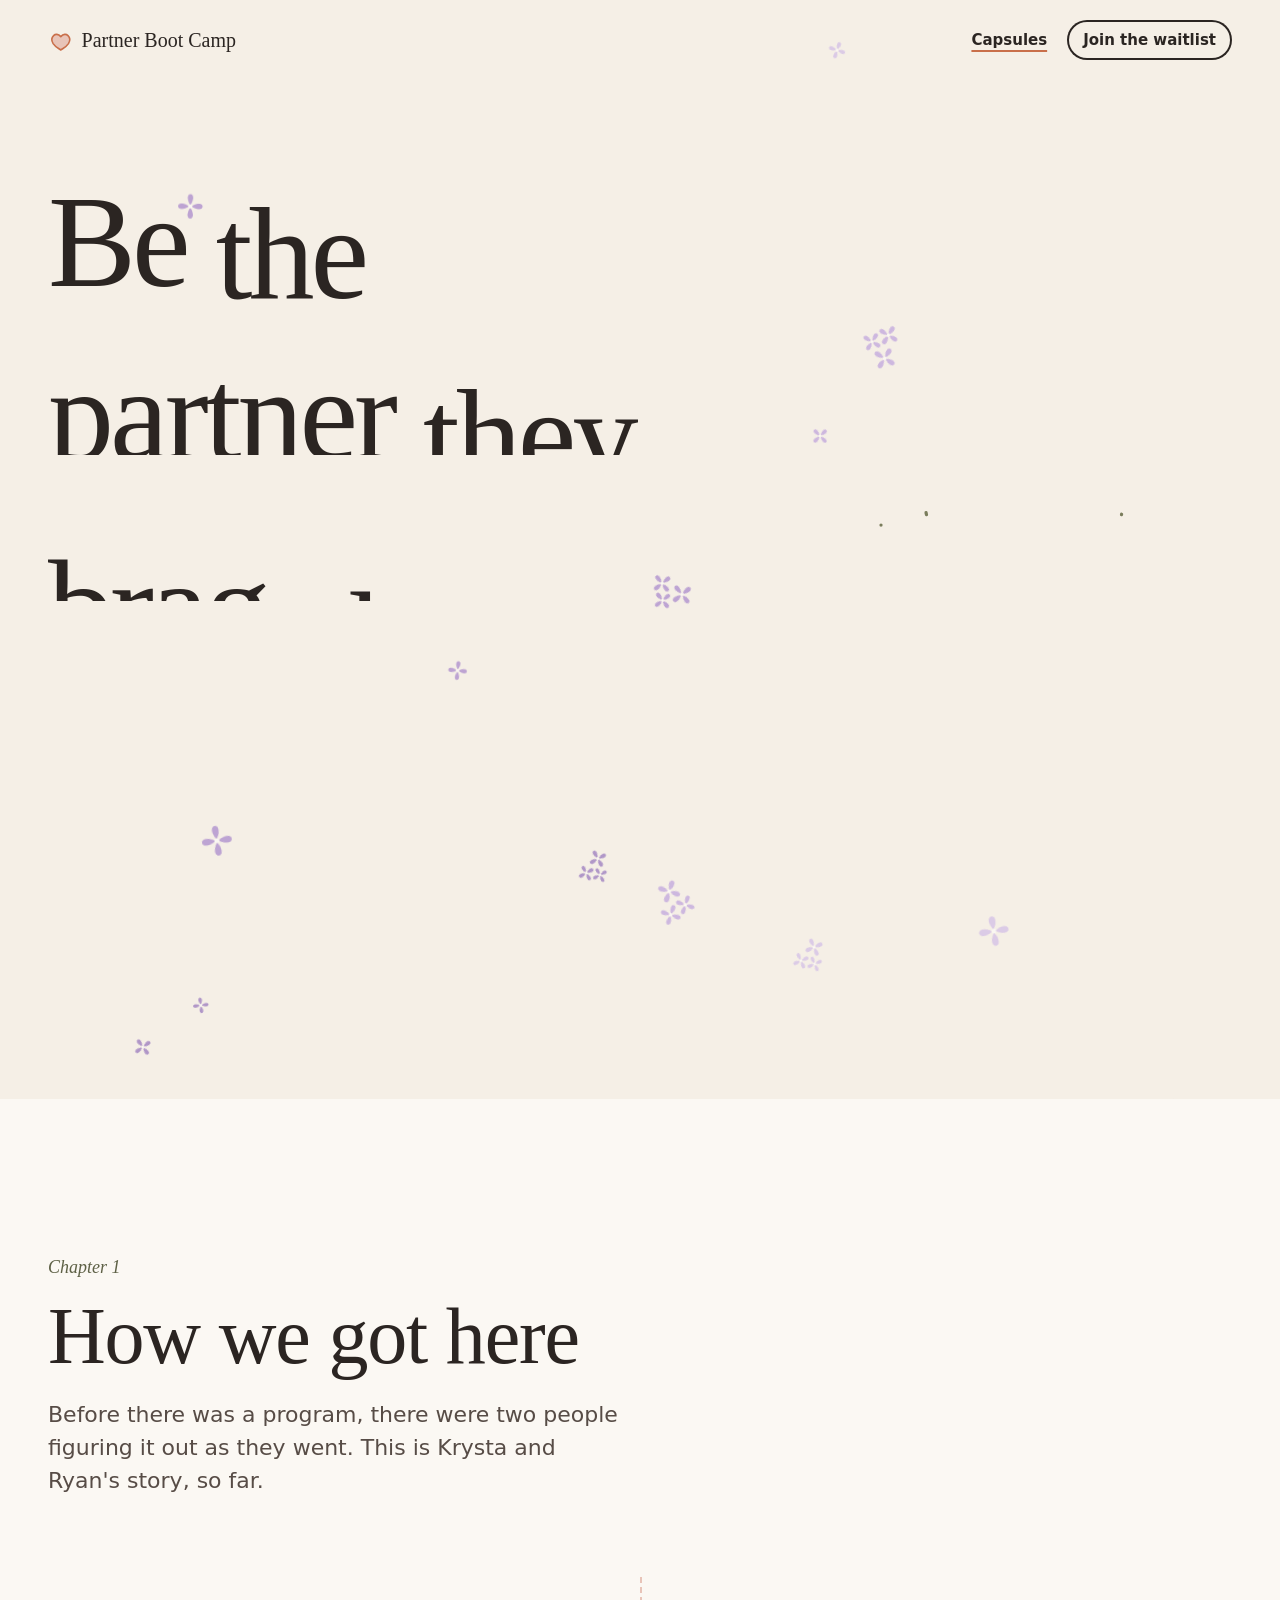
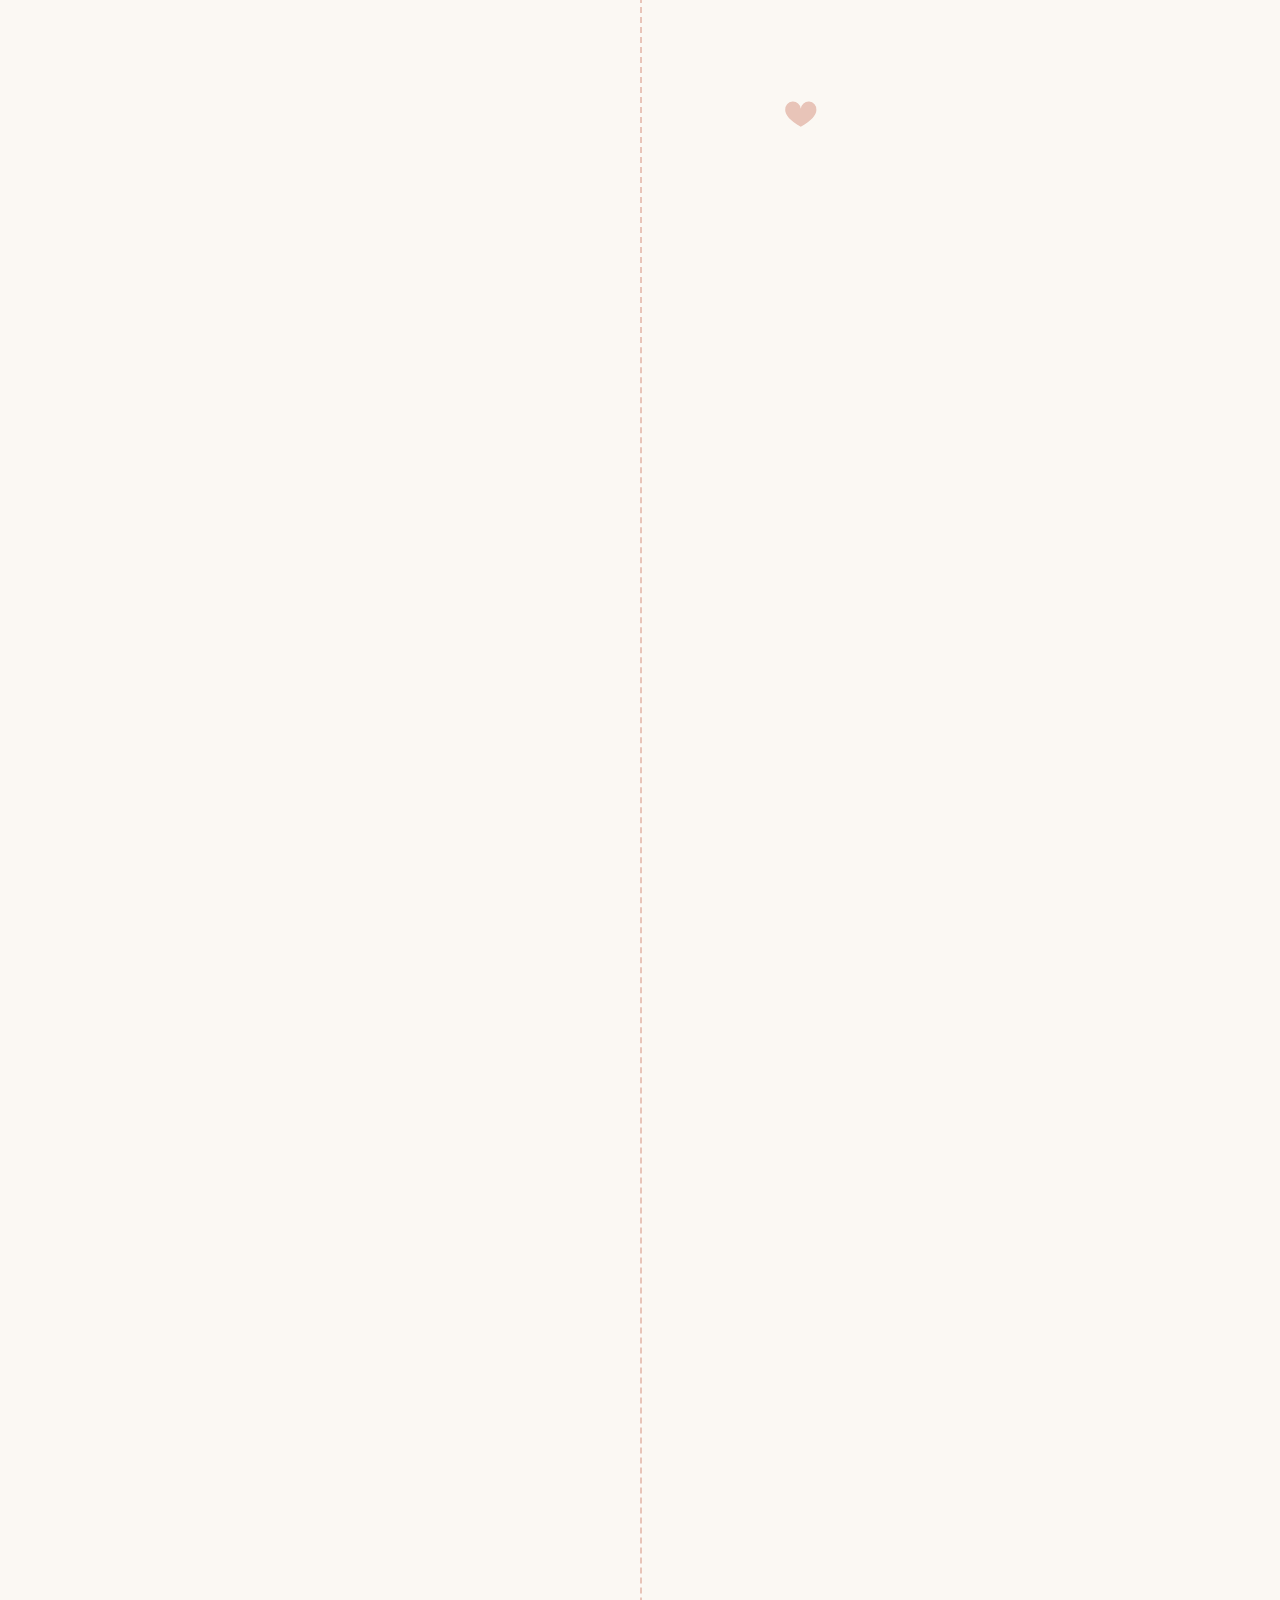
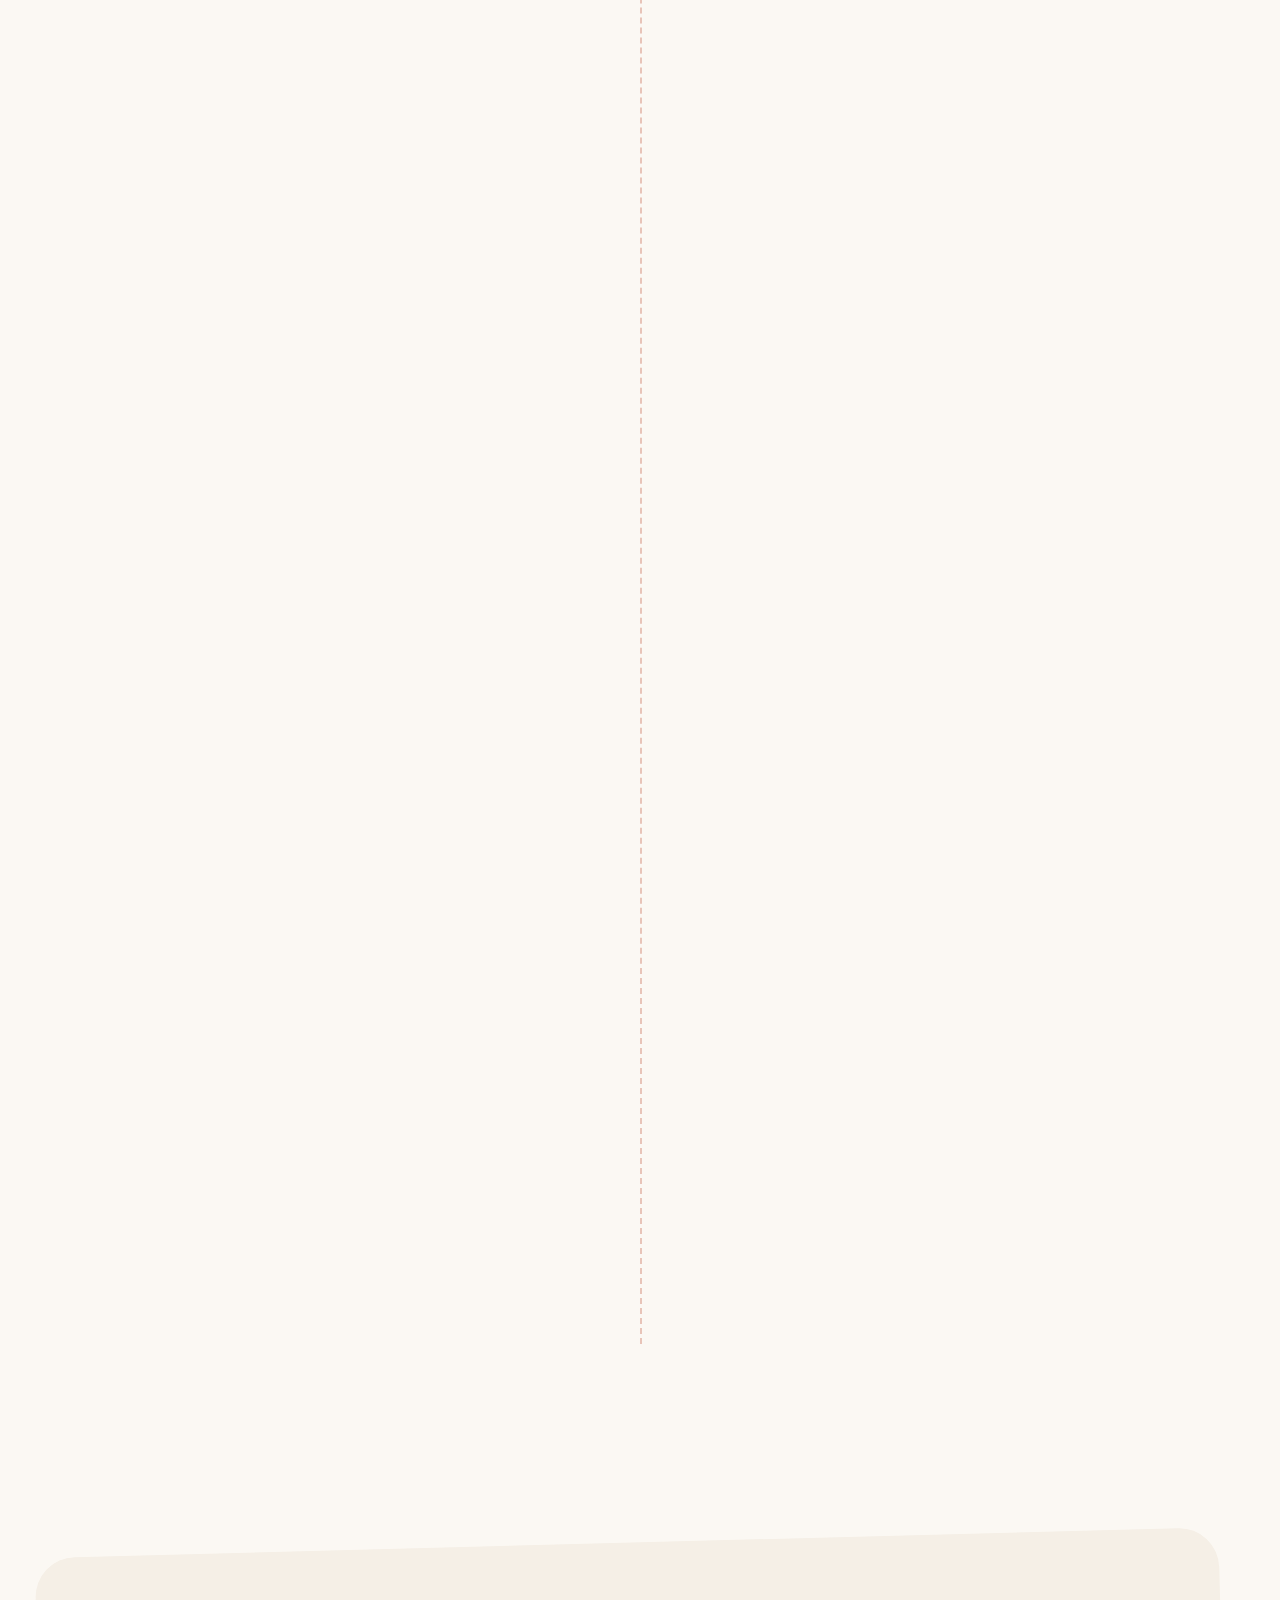
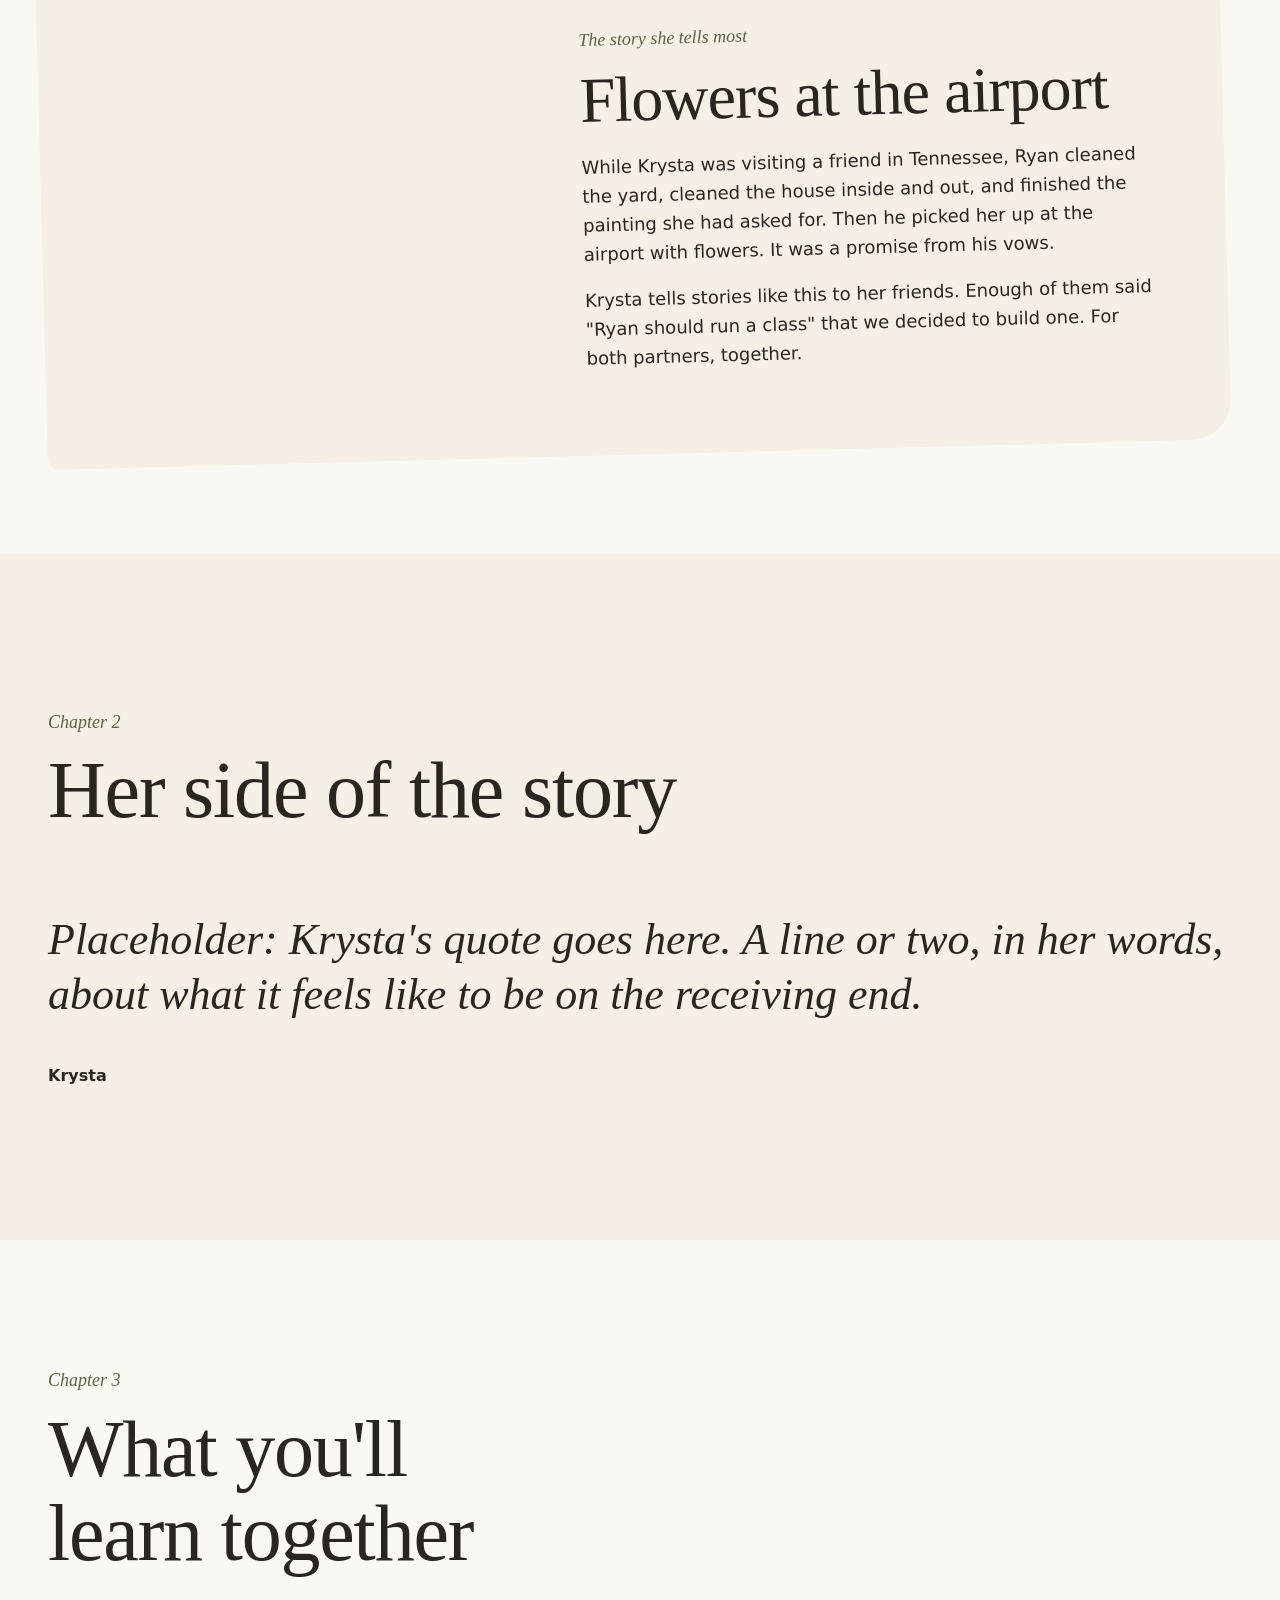
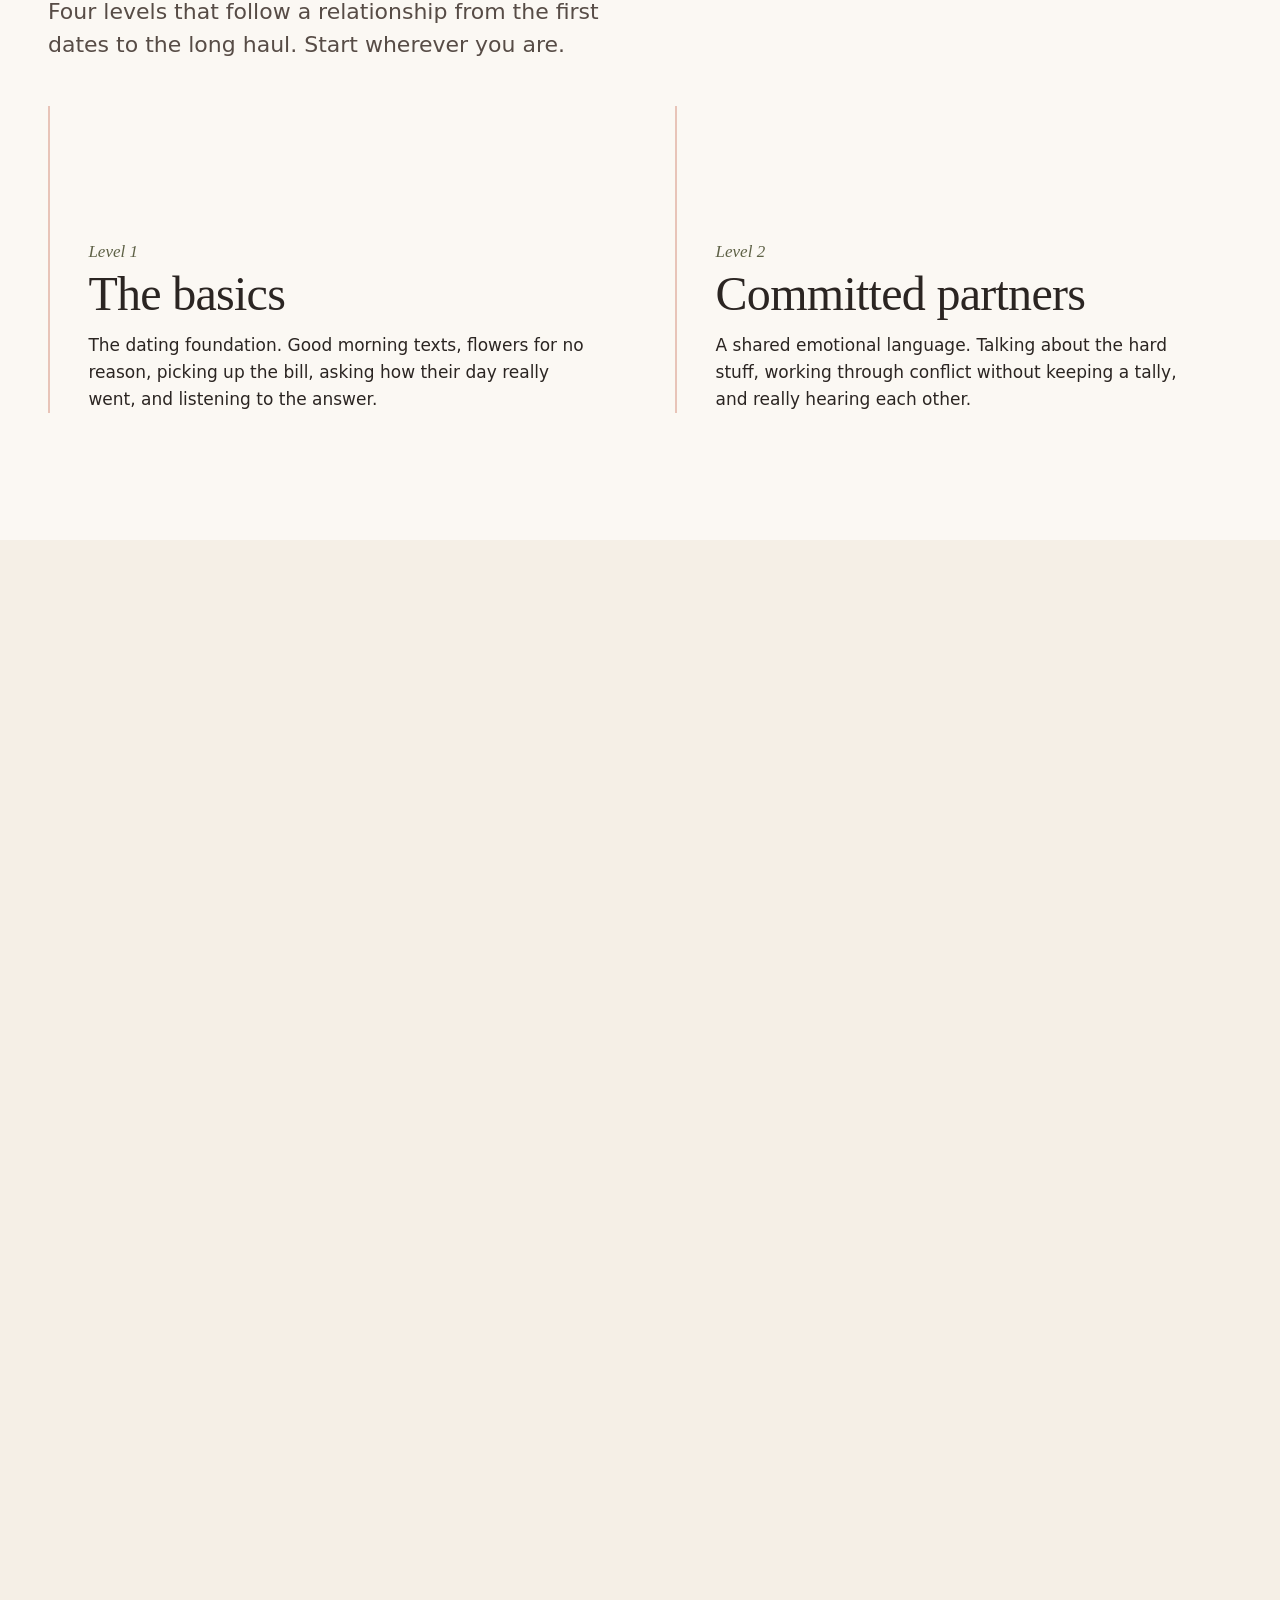
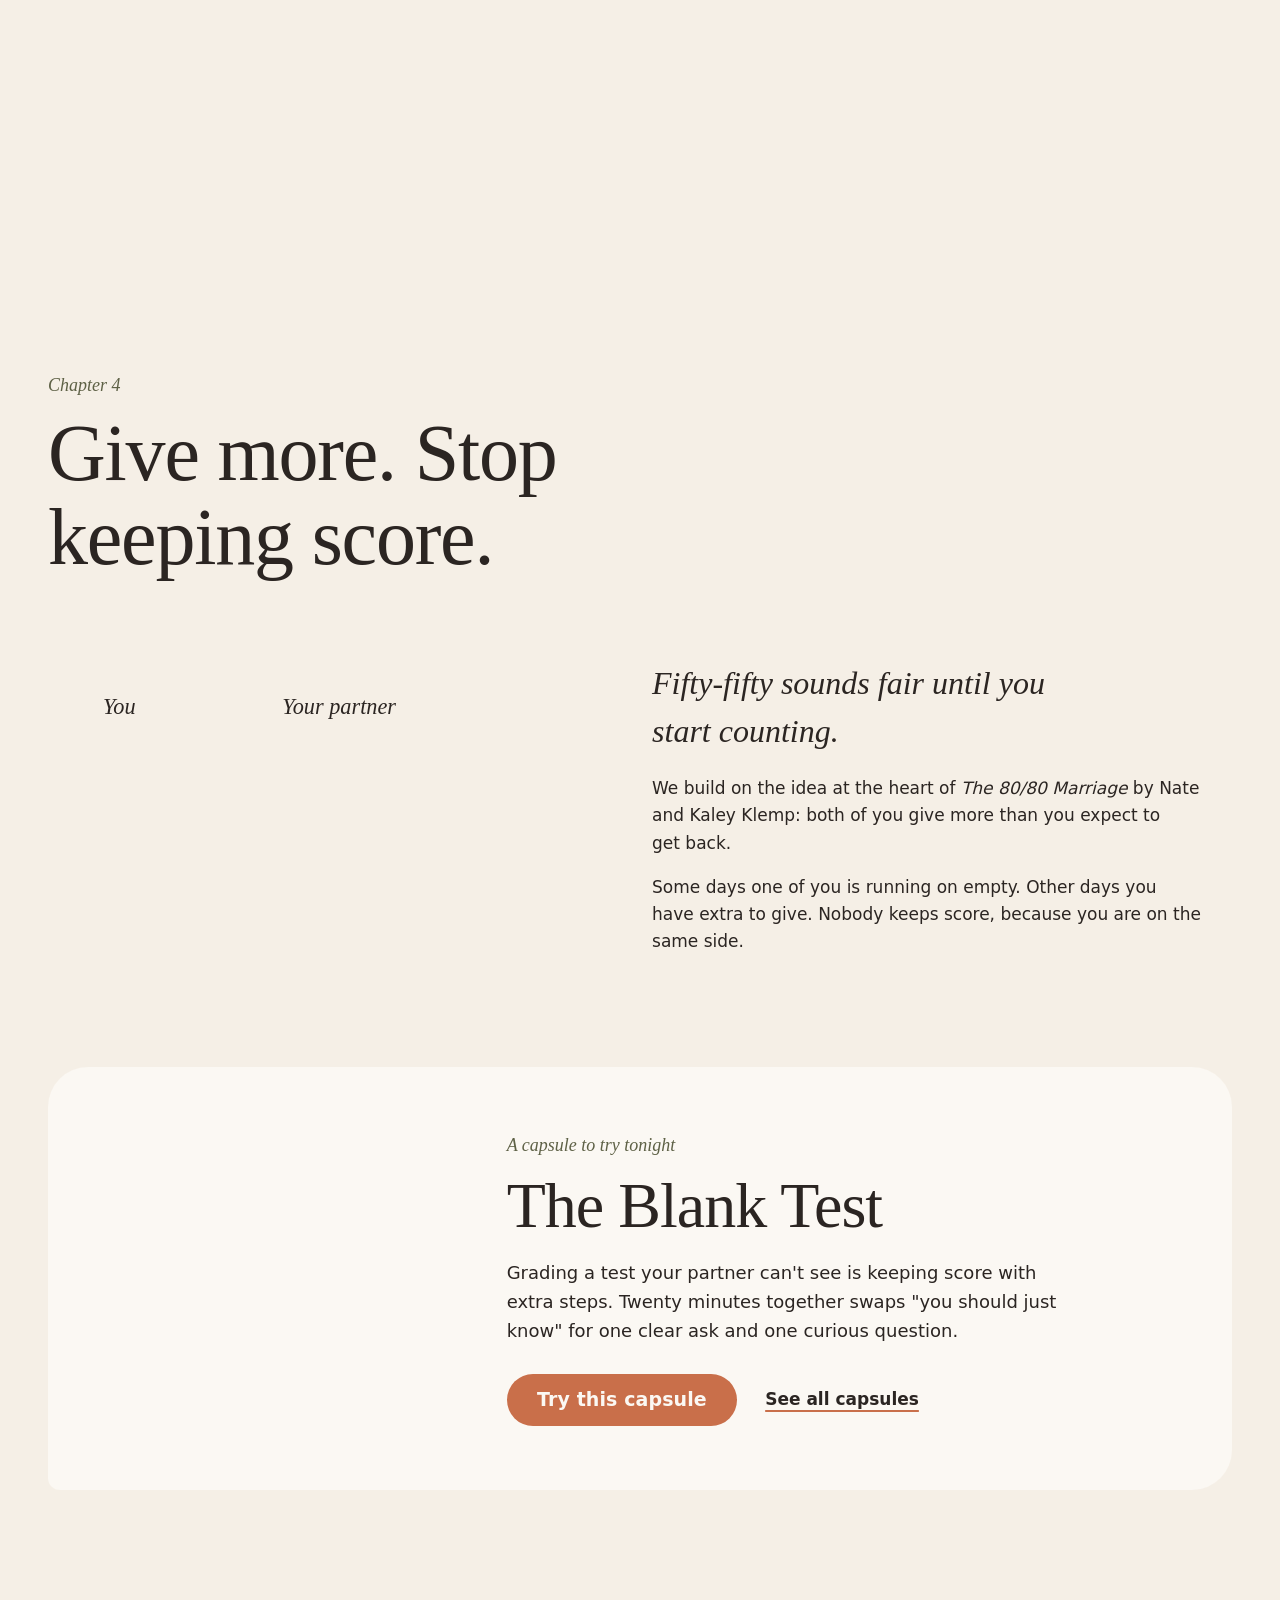
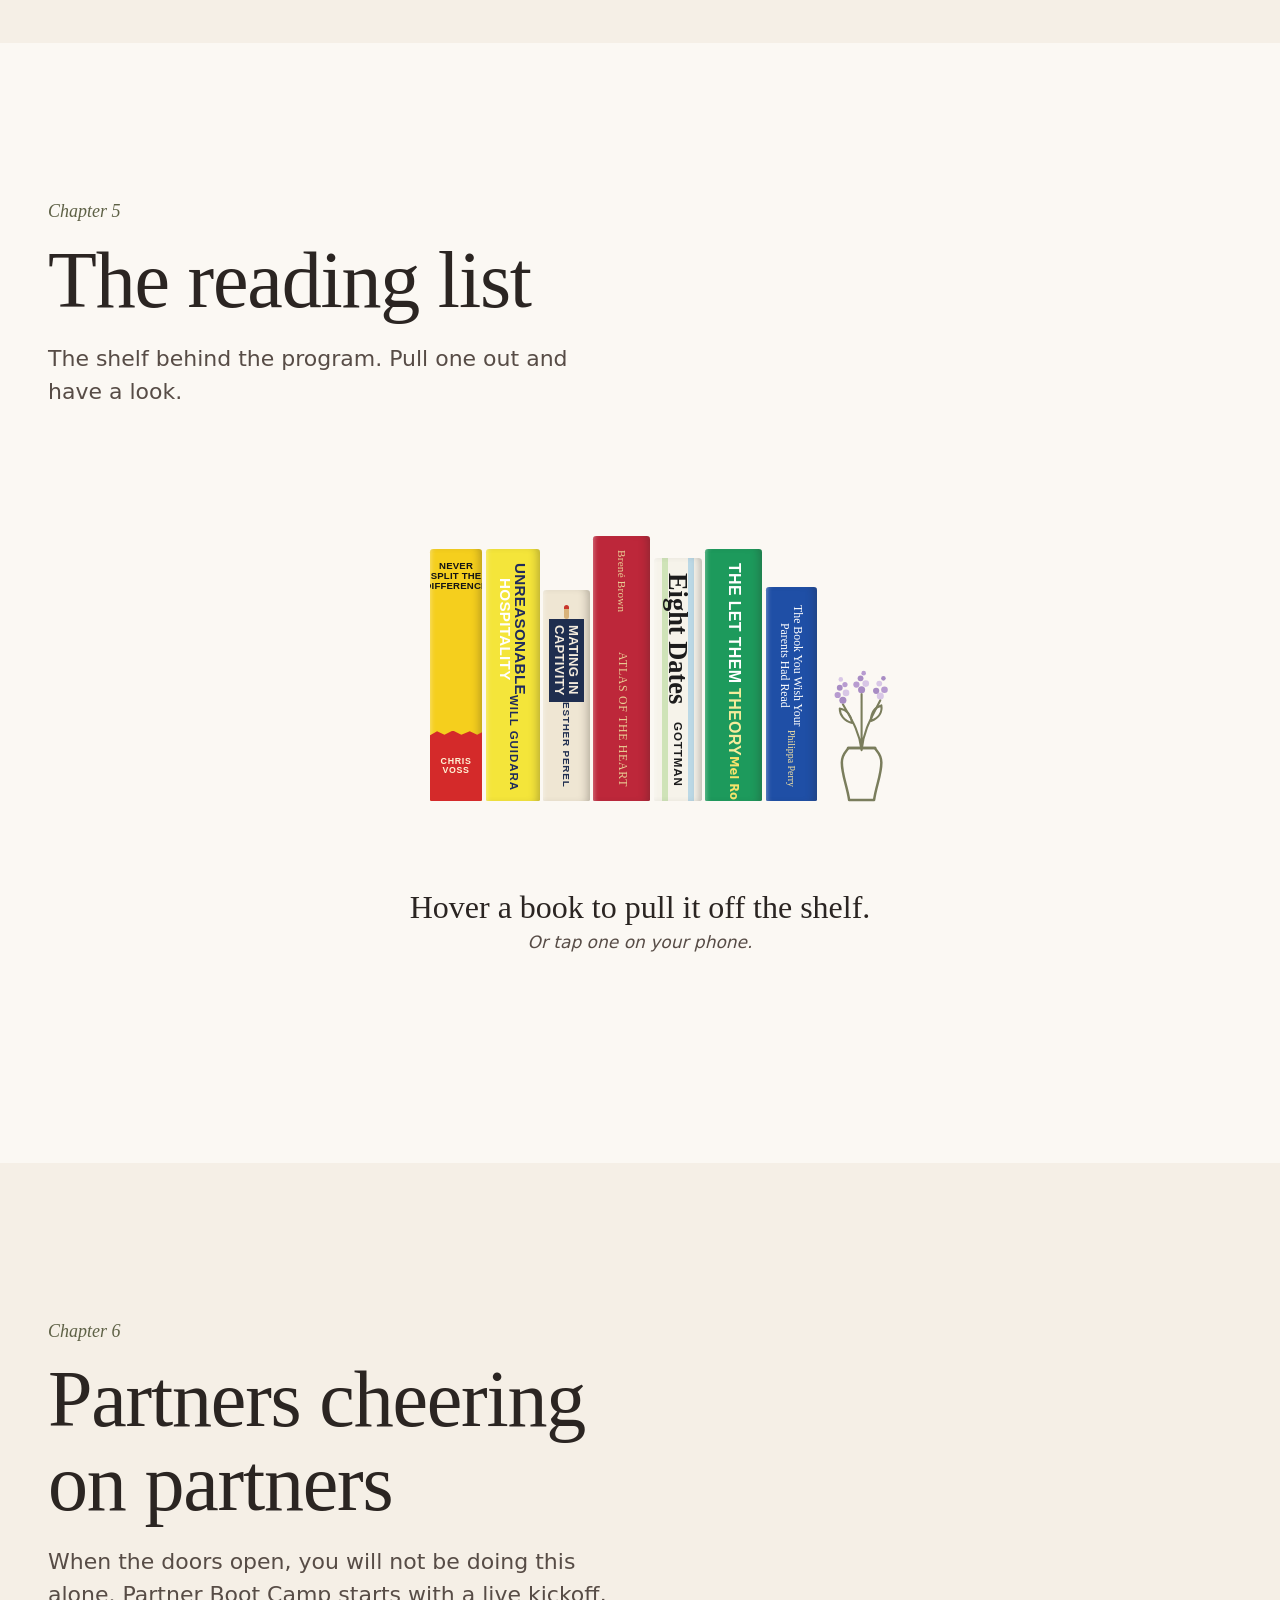
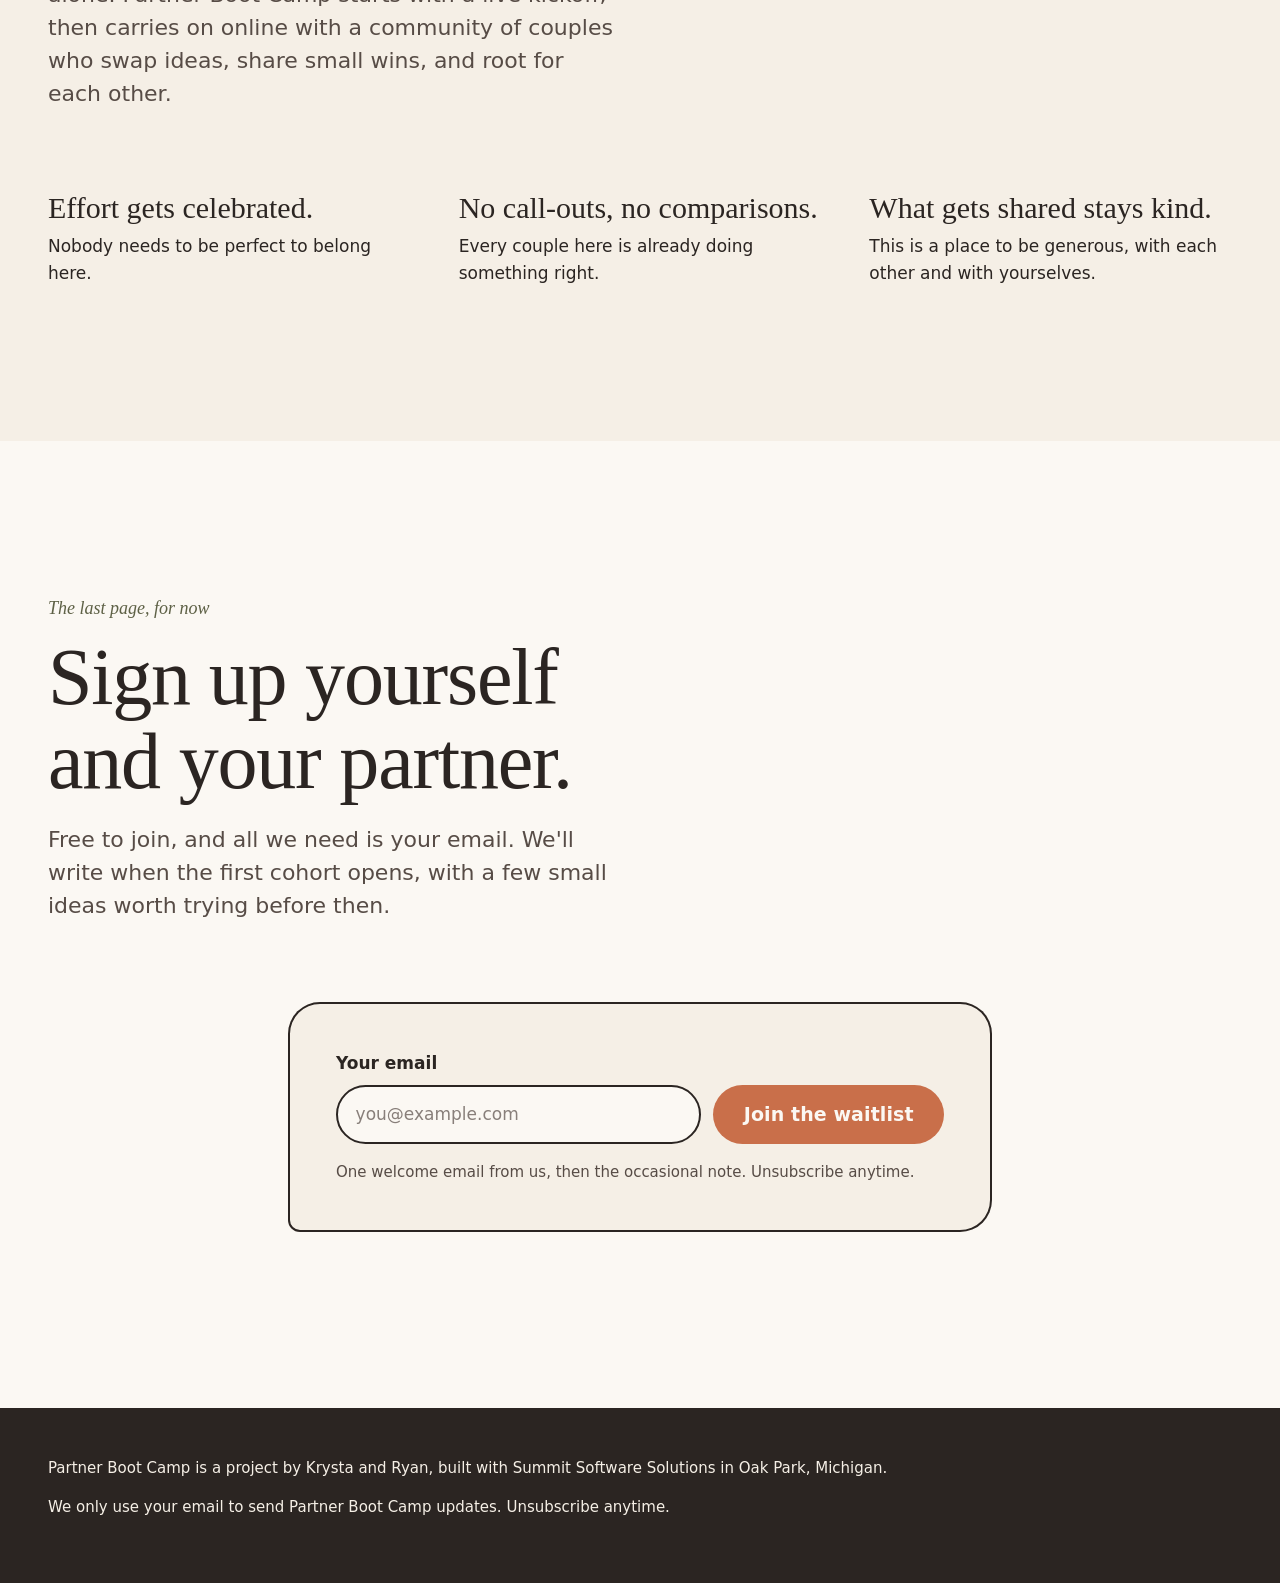
<file: index.html>
<!doctype html>
<html lang="en">
<head>
  <meta charset="utf-8">
  <meta name="viewport" content="width=device-width, initial-scale=1">
  <title>Partner Boot Camp: be the partner they brag about</title>
  <meta name="description" content="A warm, slightly cheeky program for couples of every kind. Sign up yourself and your partner for a better relationship.">
  <meta http-equiv="Content-Security-Policy" content="default-src 'self'; script-src 'self'; style-src 'self' https://fonts.googleapis.com; font-src https://fonts.gstatic.com; img-src 'self' data:; connect-src https://app.kit.com; form-action https://app.kit.com https://*.kit.com; base-uri 'self'; object-src 'none'">
  <meta name="referrer" content="strict-origin-when-cross-origin">
  <meta name="theme-color" content="#F5EFE6">
  <meta property="og:type" content="website">
  <meta property="og:title" content="Partner Boot Camp">
  <meta property="og:description" content="Be the partner they brag about. Sign up yourself and your partner for a better relationship.">
  <meta property="og:url" content="https://ryankolean.github.io/partner-boot-camp/">
  <meta property="og:image" content="https://ryankolean.github.io/partner-boot-camp/assets/og.png">
  <meta name="twitter:card" content="summary_large_image">
  <link rel="icon" href="assets/favicon.svg" type="image/svg+xml">
  <link rel="preconnect" href="https://fonts.googleapis.com">
  <link rel="preconnect" href="https://fonts.gstatic.com" crossorigin>
  <link rel="stylesheet" href="https://fonts.googleapis.com/css2?family=Caveat:wght@700&family=DM+Sans:opsz,wght@9..40,400..700&family=Fraunces:ital,opsz,wght,SOFT,WONK@0,9..144,300..700,0..100,0..1;1,9..144,300..700,0..100,0..1&family=Oswald:wght@500..700&display=swap">
  <link rel="stylesheet" href="vendor/lenis.css">
  <link rel="stylesheet" href="css/styles.css">
  <script src="js/early.js"></script>
  <script defer src="vendor/gsap.min.js"></script>
  <script defer src="vendor/ScrollTrigger.min.js"></script>
  <script defer src="vendor/DrawSVGPlugin.min.js"></script>
  <script defer src="vendor/SplitText.min.js"></script>
  <script defer src="vendor/lenis.min.js"></script>
  <script defer src="js/main.js"></script>
  <script defer src="js/signup.js"></script>
</head>
<body>
  <a class="skip" href="#join">Skip to sign up</a>

  <header class="masthead">
    <a class="wordmark" href="#top" aria-label="Partner Boot Camp, back to top">
      <svg class="wordmark__mark" viewBox="0 0 40 40" aria-hidden="true"><path d="M8 26 C 2 16, 12 6, 20 15 C 28 6, 38 16, 32 26 C 28 32, 22 34, 20 36 C 18 34, 12 32, 8 26 Z"/></svg>
      <span>Partner Boot Camp</span>
    </a>
    <div class="masthead__nav">
      <a class="masthead__link" href="capsules/">Capsules</a>
      <a class="masthead__cta" href="#join">Join the waitlist</a>
    </div>
  </header>

  <main>
    <!-- Chapter: Opening -->
    <section class="chapter opening" id="top" aria-labelledby="opening-title">
      <div class="petals" aria-hidden="true" data-petals></div>
      <div class="opening__inner">
        <div class="opening__copy">
          <h1 class="opening__title" id="opening-title" data-split>Be the partner they brag about.</h1>
          <p class="opening__tagline" data-rise>Sign up yourself and your partner for a better relationship.</p>
          <div class="opening__actions" data-rise>
            <a class="btn" href="#join" data-bloom>Join the waitlist</a>
            <a class="link" href="#story">Read our story first</a>
          </div>
          <p class="opening__aside" data-rise>For couples of every kind: dating, engaged, newly married, or decades in. Free to join while we build it.</p>
        </div>
        <svg class="opening__art art" viewBox="0 0 320 260" aria-hidden="true" data-draw-hero>
          <path d="M85 142 C 80 124, 112 128, 160 122 C 118 98, 104 62, 128 50 C 144 43, 157 51, 160 63"/>
          <path d="M235 142 C 240 124, 208 128, 160 122 C 202 98, 216 62, 192 50 C 176 43, 163 51, 160 63"/>
          <path d="M50 150 h70 v50 a26 26 0 0 1 -26 26 h-18 a26 26 0 0 1 -26 -26 z"/>
          <path d="M50 164 h-10 a14 14 0 0 0 0 28 h11"/>
          <path d="M200 150 h70 v50 a26 26 0 0 1 -26 26 h-18 a26 26 0 0 1 -26 -26 z"/>
          <path d="M270 164 h10 a14 14 0 0 1 0 28 h-11"/>
          <path d="M34 238 h112"/>
          <path d="M184 238 h112"/>
          <path class="art__accent" d="M282 70 v16 M274 78 h16"/>
          <path class="art__accent" d="M34 84 v10 M29 89 h10"/>
        </svg>
      </div>
      <p class="opening__scroll" aria-hidden="true">Turn the page</p>
    </section>

    <!-- Chapter 1: Our story -->
    <section class="chapter story" id="story" aria-labelledby="story-title">
      <div class="chapter__head">
        <p class="chapter__num">Chapter 1</p>
        <h2 id="story-title">How we got here</h2>
        <p class="lede">Before there was a program, there were two people figuring it out as they went. This is Krysta and Ryan's story, so far.</p>
      </div>

      <div class="timeline" data-timeline>
        <svg class="timeline__thread" aria-hidden="true"><path data-thread d=""/></svg>
        <ol class="timeline__list">
          <li class="moment">
            <span class="moment__dot" aria-hidden="true"></span>
            <svg class="moment__art art" viewBox="0 0 120 120" aria-hidden="true">
              <path d="M38 6 h44 a8 8 0 0 1 8 8 v92 a8 8 0 0 1 -8 8 h-44 a8 8 0 0 1 -8 -8 v-92 a8 8 0 0 1 8 -8 z"/>
              <path d="M54 12 h12"/>
              <path d="M38 20 h44 v34 h-44 z"/>
              <circle cx="60" cy="31" r="6"/>
              <path d="M48 54 c2 -9 7 -12 12 -12 c5 0 10 3 12 12"/>
              <path class="art__accent art__heart" d="M74 64 c-9 -5 -13 -10 -13 -14 a6.5 6.5 0 0 1 13 -1 a6.5 6.5 0 0 1 13 1 c0 4 -4 9 -13 14 z"/>
              <text class="moment__badge" x="60" y="90" text-anchor="middle">96%</text>
              <text class="moment__badge-sub" x="60" y="103" text-anchor="middle">match</text>
            </svg>
            <div class="moment__text">
              <p class="moment__date"><time datetime="2020-02-05">February 5, 2020</time></p>
              <h3>Most compatible</h3>
              <p>Hinge flagged them as each other's Most Compatible match, at 96%. The algorithm was onto something. On a bored Sunday, Krysta was the one who sent the first message.</p>
              <p>Ryan was a week into a ski trip in Wisconsin, so the early conversation happened from a long way off. It was enough to make both of them want to meet.</p>
            </div>
          </li>
          <li class="moment">
            <span class="moment__dot" aria-hidden="true"></span>
            <svg class="moment__art art" viewBox="0 0 120 120" aria-hidden="true">
              <path d="M4 52 H 116"/>
              <path d="M74 52 L 90 30 L 99 41 L 105 35 L 116 52"/>
              <path d="M85 37 L 90 30 L 95 37"/>
              <path d="M14 32 L 6 52 H 22 Z M30 40 L 24 52 H 36 Z M42 45 L 38 52 H 46 Z"/>
              <path d="M18 118 L 57 52 M102 118 L 63 52"/>
              <path d="M60 118 v-6 M60 78 v-4 M60 68 v-3 M60 60 v-2"/>
              <path d="M10 70 L 2 90 H 18 Z M10 90 v5 M110 66 L 100 90 H 120 Z M110 90 v5"/>
              <path d="M46 101 v-9 a4 4 0 0 1 4 -4 h20 a4 4 0 0 1 4 4 v9 z"/>
              <path d="M50 88 l3 -7 h14 l3 7"/>
              <path d="M48 101 v4 h5 v-4 M67 101 v4 h5 v-4 M57 96 h6"/>
              <path class="art__accent" d="M49 93 h5 M66 93 h5"/>
            </svg>
            <div class="moment__text">
              <p class="moment__date">That same week</p>
              <h3>The ten-hour drive</h3>
              <p>The ski trip ended with a ten-hour drive home, and the first date came right after it. Ryan was running on fumes and nearly asleep.</p>
              <p>He showed up anyway. Looking back, that pretty much set the tone: show up, even when it would be easier not to.</p>
            </div>
          </li>
          <li class="moment">
            <span class="moment__dot" aria-hidden="true"></span>
            <svg class="moment__art art" viewBox="0 0 120 120" aria-hidden="true">
              <path class="art__accent" d="M60 100 C 30 80, 22 64, 22 52 a18 18 0 0 1 38 -6 a18 18 0 0 1 38 6 c0 12 -8 28 -38 48 z"/>
              <path d="M20 12 v16 M12 20 h16 M14.5 14.5 l11 11 M25.5 14.5 l-11 11"/>
              <path d="M100 10 v12 M94 16 h12 M95.5 11.5 l9 9 M104.5 11.5 l-9 9"/>
              <path d="M106 64 v8 M102 68 h8"/>
              <path d="M12 84 v8 M8 88 h8"/>
              <path d="M58 16 v8 M54 20 h8"/>
            </svg>
            <div class="moment__text">
              <p class="moment__date">February 2020</p>
              <h3>A first kiss in the snow</h3>
              <p>The night ended out back of Fourth Street Corner Bar and Grill in Ferndale, with the snow coming down.</p>
              <p>Not the most glamorous spot for a first kiss, and that is part of why it stuck. It earned a second date.</p>
            </div>
          </li>
          <li class="moment">
            <span class="moment__dot" aria-hidden="true"></span>
            <svg class="moment__art art" viewBox="0 0 120 120" aria-hidden="true">
              <path d="M14 18 h52 a8 8 0 0 1 8 8 v20 a8 8 0 0 1 -8 8 h-34 l-12 10 v-10 h-6 a8 8 0 0 1 -8 -8 v-20 a8 8 0 0 1 8 -8 z"/>
              <path class="art__accent" d="M40 45 c-6 -4 -9 -7 -9 -10 a4.5 4.5 0 0 1 9 -1 a4.5 4.5 0 0 1 9 1 c0 3 -3 6 -9 10 z"/>
              <path d="M54 58 h52 a8 8 0 0 1 8 8 v20 a8 8 0 0 1 -8 8 h-6 v10 l-12 -10 h-34 a8 8 0 0 1 -8 -8 v-20 a8 8 0 0 1 8 -8 z"/>
              <path class="art__accent" d="M80 85 c-6 -4 -9 -7 -9 -10 a4.5 4.5 0 0 1 9 -1 a4.5 4.5 0 0 1 9 1 c0 3 -3 6 -9 10 z"/>
            </svg>
            <div class="moment__text">
              <p class="moment__date"><time datetime="2020-03-02">March 2, 2020</time></p>
              <h3>I love you. Twice.</h3>
              <p>Ryan's birthday was a bar crawl, and Krysta could not believe how many friends showed up for him.</p>
              <p>Somewhere along the way, about a month after they met, he told her he loved her. Then he said it again.</p>
            </div>
          </li>
          <li class="moment">
            <span class="moment__dot" aria-hidden="true"></span>
            <svg class="moment__art art" viewBox="0 0 120 120" aria-hidden="true">
              <path d="M42 12 h36 a8 8 0 0 1 8 8 v80 a8 8 0 0 1 -8 8 h-36 a8 8 0 0 1 -8 -8 v-80 a8 8 0 0 1 8 -8 z"/>
              <path d="M54 20 h12 M56 100 h8"/>
              <path d="M46 56 h26 a6 6 0 0 1 0 12 h-26 a6 6 0 0 1 0 -12 z"/>
              <circle class="art__accent" cx="52" cy="62" r="1.5"/>
              <circle class="art__accent" cx="59" cy="62" r="1.5"/>
              <circle class="art__accent" cx="66" cy="62" r="1.5"/>
              <path d="M102 16 a11 11 0 1 0 9 17 a9 9 0 1 1 -9 -17 z"/>
            </svg>
            <div class="moment__text">
              <p class="moment__date">A week later</p>
              <h3>The quiet week</h3>
              <p>After the birthday, Krysta went quiet for a week. Then she reached back out, and they picked up where they left off.</p>
              <p>They had met just six weeks before the world shut down. Two people who were still getting to know each other suddenly had to figure things out fast.</p>
            </div>
          </li>
          <li class="moment">
            <span class="moment__dot" aria-hidden="true"></span>
            <svg class="moment__art art" viewBox="0 0 120 120" aria-hidden="true">
              <path d="M16 60 L60 24 L104 60"/>
              <path d="M28 52 v48 h64 v-48"/>
              <path d="M52 100 v-22 h16 v22"/>
              <path d="M34 64 h12 v12 h-12 z M74 64 h12 v12 h-12 z"/>
              <path d="M80 42 v-16 h10 v24"/>
              <path class="art__accent" d="M85 20 c-6 -5 5 -9 0 -15"/>
            </svg>
            <div class="moment__text">
              <p class="moment__date">About nine months in</p>
              <h3>A home of their own</h3>
              <p>About nine months in, there was a house, and a month later Krysta moved in.</p>
              <p>Moving in together in the middle of a pandemic is its own crash course in partnership. It turns out they were good at it.</p>
            </div>
          </li>
          <li class="moment">
            <span class="moment__dot" aria-hidden="true"></span>
            <svg class="moment__art art" viewBox="0 0 120 120" aria-hidden="true">
              <circle cx="60" cy="76" r="26"/>
              <path class="art__accent" d="M46 38 l7 -8 h14 l7 8 l-14 14 z"/>
              <path class="art__accent" d="M46 38 h28 M53 30 l7 8 l7 -8"/>
              <path d="M94 26 v14 M87 33 h14"/>
              <path d="M24 24 v8 M20 28 h8"/>
            </svg>
            <div class="moment__text">
              <p class="moment__date"><time datetime="2021-09-02">September 2, 2021</time></p>
              <h3>Engaged</h3>
              <p>A question, a ring, and a very easy yes.</p>
              <p>Nobody knew yet that the date was going to get used twice.</p>
            </div>
          </li>
          <li class="moment">
            <span class="moment__dot" aria-hidden="true"></span>
            <svg class="moment__art art" viewBox="0 0 120 120" aria-hidden="true">
              <circle cx="46" cy="70" r="22"/>
              <circle class="art__accent" cx="74" cy="70" r="22"/>
              <path class="art__accent" d="M60 36 c-6 -4 -9 -7 -9 -10 a4.5 4.5 0 0 1 9 -1 a4.5 4.5 0 0 1 9 1 c0 3 -3 6 -9 10 z"/>
              <path d="M18 24 v10 M13 29 h10 M102 22 v10 M97 27 h10"/>
            </svg>
            <div class="moment__text">
              <p class="moment__date"><time datetime="2023-09-02">September 2, 2023</time></p>
              <h3>Married, two years to the day</h3>
              <p>Two years to the day after the engagement, they got married. Same date, on purpose.</p>
              <p>Ryan's vows included a promise you will hear about in a minute. It involves an airport and a bouquet.</p>
            </div>
          </li>
          <li class="moment">
            <span class="moment__dot" aria-hidden="true"></span>
            <svg class="moment__art art" viewBox="0 0 120 120" aria-hidden="true">
              <path d="M24 28 h56 a6 6 0 0 1 6 6 v4 a6 6 0 0 1 -6 6 h-56 a6 6 0 0 1 -6 -6 v-4 a6 6 0 0 1 6 -6 z"/>
              <path d="M86 36 h10 v18 h-40 v14"/>
              <path d="M52 68 h8 v30 h-8 z"/>
              <path class="art__accent" d="M10 110 c20 -10 40 6 60 -2 s30 -8 40 0"/>
            </svg>
            <div class="moment__text">
              <p class="moment__date">Now</p>
              <h3>Oak Park, paint on everything</h3>
              <p>They sold the first house, moved to Oak Park, and are renovating another one to rent, so there is always a paint roller somewhere nearby.</p>
              <p>Somewhere along the way, friends started asking Ryan for advice, and Krysta started telling the stories that led to this.</p>
            </div>
          </li>
        </ol>
      </div>

      <figure class="spread" aria-labelledby="spread-title">
        <svg class="spread__art art" viewBox="0 0 320 320" aria-hidden="true">
          <path d="M18 96 C 60 44, 120 98, 182 56"/>
          <g transform="translate(180 34) rotate(-10)">
            <path d="M4 20 L 96 18 C 110 18, 120 22, 120 26 C 120 30, 112 32, 98 32 L 24 32 C 14 32, 8 28, 4 20 Z"/>
            <path d="M6 21 L 0 2 L 10 2 L 28 19"/>
            <path d="M12 26 L 2 30 L 8 31 L 24 29"/>
            <path d="M58 30 L 44 46 L 54 46 L 78 30"/>
            <path d="M52 36 h14 a3 3 0 0 1 0 6 h-14 a3 3 0 0 1 0 -6 z"/>
            <path class="art__accent" d="M34 23 h2.5 M42 23 h2.5 M50 23 h2.5 M58 23 h2.5 M66 23 h2.5 M74 23 h2.5 M82 23 h2.5 M90 23 h2.5"/>
            <path d="M106 21 l7 1 l3 3"/>
          </g>
          <path d="M80 134 C 90 170, 118 196, 136 206"/>
          <circle class="art__accent" cx="78" cy="128" r="3"/>
          <circle class="art__accent" cx="70" cy="136" r="2.5"/>
          <circle class="art__accent" cx="86" cy="122" r="2.5"/>
          <circle class="art__accent" cx="74" cy="146" r="2"/>
          <path d="M240 134 C 230 170, 202 196, 184 206"/>
          <circle class="art__accent" cx="242" cy="128" r="3"/>
          <circle class="art__accent" cx="250" cy="136" r="2.5"/>
          <circle class="art__accent" cx="234" cy="122" r="2.5"/>
          <circle class="art__accent" cx="246" cy="146" r="2"/>
          <path d="M112 198 c-22 -2 -34 -14 -36 -30 c18 2 32 14 36 30 z M110 196 L 82 172"/>
          <path d="M208 198 c22 -2 34 -14 36 -30 c-18 2 -32 14 -36 30 z M210 196 L 238 172"/>
          <path d="M128 128 C 130 150, 136 180, 148 206"/>
          <path d="M194 123 C 192 150, 188 180, 172 206"/>
          <path d="M108 168 C 114 186, 130 198, 142 206"/>
          <path d="M212 168 C 206 186, 190 198, 178 206"/>
          <path d="M160 180 L 160 206"/>
          <path d="M128 107 Q123.7 100.3 128 96 Q132.3 100.3 128 107 M131.5 108.5 Q133.3 100.7 139.3 100.7 Q139.3 106.7 131.5 108.5 M133 112 Q139.7 107.7 144 112 Q139.7 116.3 133 112 M131.5 115.5 Q139.3 117.3 139.3 123.3 Q133.3 123.3 131.5 115.5 M128 117 Q132.3 123.7 128 128 Q123.7 123.7 128 117 M124.5 115.5 Q122.7 123.3 116.7 123.3 Q116.7 117.3 124.5 115.5 M123 112 Q116.3 116.3 112 112 Q116.3 107.7 123 112 M124.5 108.5 Q116.7 106.7 116.7 100.7 Q122.7 100.7 124.5 108.5"/>
          <circle class="art__accent" cx="128" cy="112" r="3.5"/>
          <path d="M194 103 Q189.9 96.7 194 93 Q198.1 96.7 194 103 M197.5 104.5 Q199.1 97.1 204.6 97.4 Q204.9 102.9 197.5 104.5 M199 108 Q205.3 103.9 209 108 Q205.3 112.1 199 108 M197.5 111.5 Q204.9 113.1 204.6 118.6 Q199.1 118.9 197.5 111.5 M194 113 Q198.1 119.3 194 123 Q189.9 119.3 194 113 M190.5 111.5 Q188.9 118.9 183.4 118.6 Q183.1 113.1 190.5 111.5 M189 108 Q182.7 112.1 179 108 Q182.7 103.9 189 108 M190.5 104.5 Q183.1 102.9 183.4 97.4 Q188.9 97.1 190.5 104.5"/>
          <circle class="art__accent" cx="194" cy="108" r="3.5"/>
          <path class="art__accent" d="M154 120 c0 -10 3 -15 6 -16 c3 1 6 6 6 16 c-2 2 -10 2 -12 0 z M160 122 L 160 134"/>
          <path class="art__accent" d="M96 166 c0 -18 5 -27 12 -29 c7 2 12 11 12 29 c-4 -5 -8 -5 -12 2 c-4 -7 -8 -7 -12 -2 z"/>
          <path class="art__accent" d="M200 166 c0 -18 5 -27 12 -29 c7 2 12 11 12 29 c-4 -5 -8 -5 -12 2 c-4 -7 -8 -7 -12 -2 z"/>
          <path class="art__accent" d="M136 148 c-4 16 8 32 24 32 c17 0 29 -15 24 -32"/>
          <path class="art__accent" d="M136 148 c2 -9 9 -14 17 -14 M184 148 c-2 -9 -9 -14 -17 -14"/>
          <path class="art__accent" d="M146 151 c0 10 6 16 14 16 c9 0 15 -7 15 -16"/>
          <path class="art__accent" d="M161 147 c-4 -4 2 -9 6 -6 c5 4 2 12 -5 13 c-8 1 -13 -6 -10 -13 c3 -7 13 -9 19 -4"/>
          <path d="M110 204 L 98 186 L 128 200 M210 204 L 222 186 L 192 200"/>
          <path d="M110 204 Q 160 222 210 204 L 164 300 Q 160 304 156 300 Z"/>
          <path d="M138 214 L 158 296"/>
          <path class="art__accent" d="M160 246 c-18 -14 -30 -2 -18 6 c6 4 14 0 18 -6 z M160 246 c18 -14 30 -2 18 6 c-6 4 -14 0 -18 -6 z M158 249 l-12 24 M162 249 l12 24"/>
        </svg>
        <figcaption class="spread__copy">
          <p class="chapter__num">The story she tells most</p>
          <h3 id="spread-title">Flowers at the airport</h3>
          <p>While Krysta was visiting a friend in Tennessee, Ryan cleaned the yard, cleaned the house inside and out, and finished the painting she had asked for. Then he picked her up at the airport with flowers. It was a promise from his vows.</p>
          <p>Krysta tells stories like this to her friends. Enough of them said "Ryan should run a class" that we decided to build one. For both partners, together.</p>
        </figcaption>
      </figure>
    </section>

    <!-- Chapter 2: Her side -->
    <section class="chapter herside" id="her-side" aria-labelledby="herside-title">
      <div class="chapter__head">
        <p class="chapter__num">Chapter 2</p>
        <h2 id="herside-title">Her side of the story</h2>
      </div>
      <div class="herside__grid">
        <blockquote class="herside__quote placeholder" data-placeholder="krysta-quote">
          <p>Placeholder: Krysta's quote goes here. A line or two, in her words, about what it feels like to be on the receiving end.</p>
          <footer>Krysta</footer>
        </blockquote>
      </div>
    </section>

    <!-- Chapter 3: Levels -->
    <section class="chapter levels" id="learn" aria-labelledby="levels-title" data-levels>
      <div class="chapter__head">
        <p class="chapter__num">Chapter 3</p>
        <h2 id="levels-title">What you'll learn together</h2>
        <p class="lede">Four levels that follow a relationship from the first dates to the long haul. Start wherever you are.</p>
      </div>
      <div class="levels__viewport">
        <ol class="levels__track" data-levels-track>
          <li class="level">
            <svg class="level__art art" viewBox="0 0 120 120" aria-hidden="true">
              <path d="M24 56 h52 v30 a20 20 0 0 1 -20 20 h-12 a20 20 0 0 1 -20 -20 z"/>
              <path d="M76 64 h6 a10 10 0 0 1 0 20 h-7"/>
              <path class="art__accent" d="M40 46 c-5 -6 5 -10 0 -16 M56 46 c-5 -6 5 -10 0 -16"/>
              <path d="M84 30 a14 14 0 0 1 28 0 M98 8 v6 M86 14 l4 4 M110 14 l-4 4"/>
            </svg>
            <p class="level__num">Level 1</p>
            <h3>The basics</h3>
            <p>The dating foundation. Good morning texts, flowers for no reason, picking up the bill, asking how their day really went, and listening to the answer.</p>
          </li>
          <li class="level">
            <svg class="level__art art" viewBox="0 0 120 120" aria-hidden="true">
              <path d="M12 22 h50 a8 8 0 0 1 8 8 v18 a8 8 0 0 1 -8 8 h-32 l-12 10 v-10 h-6 a8 8 0 0 1 -8 -8 v-18 a8 8 0 0 1 8 -8 z"/>
              <path d="M58 60 h50 a8 8 0 0 1 8 8 v18 a8 8 0 0 1 -8 8 h-6 v10 l-12 -10 h-32 a8 8 0 0 1 -8 -8 v-18 a8 8 0 0 1 8 -8 z"/>
              <path d="M22 36 h34 M22 44 h22"/>
              <path class="art__accent" d="M68 74 h36 M68 82 h24"/>
            </svg>
            <p class="level__num">Level 2</p>
            <h3>Committed partners</h3>
            <p>A shared emotional language. Talking about the hard stuff, working through conflict without keeping a tally, and really hearing each other.</p>
          </li>
          <li class="level">
            <svg class="level__art art" viewBox="0 0 120 120" aria-hidden="true">
              <path d="M16 56 h88 v44 h-88 z"/>
              <path d="M44 56 v-12 h32 v12"/>
              <path d="M16 70 h88"/>
              <path class="art__accent" d="M54 66 h12 v10 h-12 z"/>
              <path d="M30 28 l14 14 M26 32 a6 6 0 1 1 8 -8"/>
            </svg>
            <p class="level__num">Level 3</p>
            <h3>Building a home</h3>
            <p>Owning your share of the household, keeping the small promises, and making home the best place either of you can be.</p>
          </li>
          <li class="level">
            <svg class="level__art art" viewBox="0 0 120 120" aria-hidden="true">
              <path class="art__accent" d="M62 40 L110 20 L86 66 L78 52 Z M78 52 L110 20"/>
              <path d="M8 100 C 28 100, 40 66, 26 60 C 12 54, 14 88, 44 80 C 60 74, 66 58, 74 52"/>
            </svg>
            <p class="level__num">Level 4</p>
            <h3>The long game</h3>
            <p>Keeping desire and connection alive for years to come. Optional modules for expecting a baby, with more paths on the way. Every track is optional, never an either-or.</p>
          </li>
        </ol>
      </div>
    </section>

    <!-- Chapter 4: Philosophy -->
    <section class="chapter philosophy" id="philosophy" aria-labelledby="philosophy-title" data-philosophy>
      <div class="chapter__head">
        <p class="chapter__num">Chapter 4</p>
        <h2 id="philosophy-title">Give more. Stop keeping score.</h2>
      </div>
      <div class="philosophy__grid">
        <div class="scoreboard" aria-hidden="true">
          <svg viewBox="0 0 280 170" class="art">
            <text x="48" y="22" class="scoreboard__label">You</text>
            <text x="196" y="22" class="scoreboard__label">Your partner</text>
            <path d="M140 8 v150"/>
            <g data-tally>
              <path d="M30 44 v40 M42 44 v40 M54 44 v40 M66 44 v40 M24 74 l50 -22"/>
              <path d="M30 104 v40 M42 104 v40"/>
              <path d="M178 44 v40 M190 44 v40 M202 44 v40 M214 44 v40 M172 74 l50 -22"/>
              <path d="M178 104 v40"/>
            </g>
            <path class="scoreboard__scribble" data-scribble d="M16 60 C 60 40, 90 100, 130 70 S 200 40, 250 80 C 220 110, 160 90, 120 120 S 50 150, 20 120 C 60 110, 120 140, 200 120 S 250 130, 262 140"/>
          </svg>
          <p class="scoreboard__result" data-result>80 / 80</p>
        </div>
        <div class="philosophy__copy">
          <p class="lede">Fifty-fifty sounds fair until you start counting.</p>
          <p>We build on the idea at the heart of <cite>The 80/80 Marriage</cite> by Nate and Kaley Klemp: both of you give more than you expect to get back.</p>
          <p>Some days one of you is running on empty. Other days you have extra to give. Nobody keeps score, because you are on the same side.</p>
        </div>
      </div>
      <aside class="teaser" aria-labelledby="teaser-title">
        <svg class="teaser__art art" viewBox="0 0 320 300" aria-hidden="true">
          <path d="M64 20 C120 18 170 21 214 20 L262 66 C263 130 261 210 262 280 C200 282 120 279 64 280 C62 200 65 100 64 20 Z"/>
          <path d="M214 20 C213 36 215 52 214 66 C232 67 248 65 262 66"/>
          <path d="M92 58 h84"/>
          <path d="M92 104 c40 -1 90 2 138 0"/>
          <path d="M92 144 c40 1 80 -2 138 0"/>
          <path d="M92 184 c30 -1 60 2 96 0"/>
          <path d="M92 224 c30 1 50 -1 72 0"/>
          <path class="art__accent" d="M230 202 C206 194 178 210 179 236 C180 260 204 274 228 268 C250 262 260 238 250 218 C242 204 224 198 208 204"/>
          <text class="blank-grade" x="216" y="252">?</text>
        </svg>
        <div class="teaser__copy">
          <p class="chapter__num">A capsule to try tonight</p>
          <h3 id="teaser-title">The Blank Test</h3>
          <p>Grading a test your partner can't see is keeping score with extra steps. Twenty minutes together swaps "you should just know" for one clear ask and one curious question.</p>
          <div class="teaser__actions">
            <a class="btn" href="capsules/the-blank-test/">Try this capsule</a>
            <a class="link" href="capsules/">See all capsules</a>
          </div>
        </div>
      </aside>
    </section>

    <!-- Chapter 5: Reading list -->
    <section class="chapter reading" id="reading" aria-labelledby="reading-title" data-shelf>
      <div class="chapter__head">
        <p class="chapter__num">Chapter 5</p>
        <h2 id="reading-title">The reading list</h2>
        <p class="lede">The shelf behind the program. Pull one out and have a look.</p>
      </div>
      <div class="shelf" data-shelf-root>
        <ul class="shelf__books">
          <li class="slot slot--8080">
            <button class="book" type="button" aria-pressed="false" aria-label="The 80/80 Marriage by Nate and Kaley Klemp" data-book data-title="The 80/80 Marriage" data-author="Nate and Kaley Klemp" data-note="The backbone of the program. Give more than you expect to receive.">
              <span class="book__spine" aria-hidden="true">
                <span class="sp-title">The <span class="rainbow">80/80</span> Marriage</span>
                <span class="sp-author">Klemp</span>
              </span>
              <span class="book__cover" aria-hidden="true">
                <span class="cv-row"><span>Nate Klemp, PhD</span><span>Kaley Klemp</span></span>
                <span class="cv-the">The</span>
                <span class="cv-num rainbow">80/80</span>
                <span class="cv-word">Marriage</span>
                <span class="cv-sub">A new model for a happier, stronger relationship</span>
              </span>
            </button>
          </li>
          <li class="slot slot--nstd">
            <button class="book" type="button" aria-pressed="false" aria-label="Never Split the Difference by Chris Voss" data-book data-title="Never Split the Difference" data-author="Chris Voss" data-note="Ryan's number one pick. Listening, empathy, and how to really hear what someone means.">
              <span class="book__spine" aria-hidden="true">
                <span class="sp-title">Never<br>Split the<br>Difference</span>
                <span class="sp-band"><span class="sp-author">Chris<br>Voss</span></span>
              </span>
              <span class="book__cover" aria-hidden="true">
                <span class="cv-kicker">New York Times bestseller</span>
                <span class="cv-title">Never<br>Split the<br>Difference</span>
                <span class="cv-band"><span>Negotiating as if your life depended on it</span></span>
                <span class="cv-author">Chris Voss</span>
              </span>
            </button>
          </li>
          <li class="slot slot--uh">
            <button class="book" type="button" aria-pressed="false" aria-label="Unreasonable Hospitality by Will Guidara" data-book data-title="Unreasonable Hospitality" data-author="Will Guidara" data-note="What happens when you treat the people you love like guests at the best table in town.">
              <span class="book__spine" aria-hidden="true">
                <span class="sp-title">Unreasonable<br><span class="sp-white">Hospitality</span></span>
                <span class="sp-author">Will Guidara</span>
              </span>
              <span class="book__cover" aria-hidden="true">
                <span class="cv-author">Will<br>Guidara</span>
                <span class="cv-navy">Un<br>reason<br>able</span>
                <span class="cv-white">Hospi<br>tality</span>
              </span>
            </button>
          </li>
          <li class="slot slot--mic">
            <button class="book" type="button" aria-pressed="false" aria-label="Mating in Captivity by Esther Perel" data-book data-title="Mating in Captivity" data-author="Esther Perel" data-note="Keeping desire alive inside a long, safe, happy relationship.">
              <span class="book__spine" aria-hidden="true">
                <span class="sp-match"></span>
                <span class="sp-title">Mating in<br>Captivity</span>
                <span class="sp-author">Esther Perel</span>
              </span>
              <span class="book__cover" aria-hidden="true">
                <span class="cv-matches"><i></i><i></i><i></i><i></i><i></i><i></i><i></i></span>
                <span class="cv-box"><span class="cv-title">Mating in Captivity</span></span>
                <span class="cv-flame"></span>
                <span class="cv-author">Esther Perel</span>
              </span>
            </button>
          </li>
          <li class="slot slot--aoh">
            <button class="book" type="button" aria-pressed="false" aria-label="Atlas of the Heart by Brené Brown" data-book data-title="Atlas of the Heart" data-author="Brené Brown" data-note="Words for what you are feeling, so you can say it out loud. Plus the rest of Brené Brown's shelf.">
              <span class="book__spine" aria-hidden="true">
                <span class="sp-author">Brené Brown</span>
                <span class="sp-title">Atlas of the Heart</span>
              </span>
              <span class="book__cover" aria-hidden="true">
                <span class="cv-author">Brené Brown</span>
                <img class="cv-art" src="assets/atlas-heart.jpg" alt="" width="320" height="314" loading="lazy" decoding="async">
                <span class="cv-title">Atlas<small>of the</small>Heart</span>
              </span>
            </button>
          </li>
          <li class="slot slot--eight">
            <button class="book" type="button" aria-pressed="false" aria-label="Eight Dates by John and Julie Gottman" data-book data-title="Eight Dates" data-author="John and Julie Gottman" data-note="Eight conversations worth having, one date at a time.">
              <span class="book__spine" aria-hidden="true">
                <span class="sp-title">Eight Dates</span>
                <span class="sp-author">Gottman</span>
              </span>
              <span class="book__cover" aria-hidden="true">
                <svg class="cv-ribbons" viewBox="0 0 100 150" preserveAspectRatio="none"><path class="r1" d="M30 0 C 30 40, 75 50, 75 75 C 75 100, 30 110, 30 150"/><path class="r2" d="M70 0 C 70 40, 25 50, 25 75 C 25 100, 70 110, 70 150"/></svg>
                <span class="cv-kicker">Essential conversations for a lifetime of love</span>
                <span class="cv-title">Eight<br>Dates</span>
                <span class="cv-author">John Gottman, PhD<br>Julie Schwartz Gottman, PhD</span>
              </span>
            </button>
          </li>
          <li class="slot slot--let">
            <button class="book" type="button" aria-pressed="false" aria-label="The Let Them Theory by Mel Robbins" data-book data-title="The Let Them Theory" data-author="Mel Robbins" data-note="Less managing each other, more letting each other be.">
              <span class="book__spine" aria-hidden="true">
                <span class="sp-title">The Let Them <span class="sp-yellow">Theory</span></span>
                <span class="sp-author">Mel Robbins</span>
              </span>
              <span class="book__cover" aria-hidden="true">
                <span class="cv-kicker">A life-changing tool millions of people can't stop talking about</span>
                <span class="cv-the">The</span>
                <span class="cv-big">Let<br>Them</span>
                <span class="cv-theory">Theory</span>
                <span class="cv-author">Mel Robbins</span>
              </span>
            </button>
          </li>
          <li class="slot slot--perry">
            <button class="book" type="button" aria-pressed="false" aria-label="The Book You Wish Your Parents Had Read by Philippa Perry, an elective" data-book data-title="The Book You Wish Your Parents Had Read" data-author="Philippa Perry" data-note="An elective, for partners expecting a baby.">
              <span class="book__spine" aria-hidden="true">
                <span class="sp-title">The Book You Wish Your Parents Had Read</span>
                <span class="sp-author">Philippa Perry</span>
              </span>
              <span class="book__cover" aria-hidden="true">
                <span class="cv-title">The Book You Wish Your Parents Had Read</span>
                <span class="cv-sub">(and Your Children Will Be Glad That You Did)</span>
                <span class="cv-author">Philippa Perry</span>
              </span>
            </button>
          </li>
          <li class="slot slot--vase" aria-hidden="true">
            <svg class="vase" viewBox="0 0 80 127.2">
              <path class="vase__stem" d="M40 78 C 38 60, 30 48, 22 34 M40 78 C 42 58, 50 46, 58 30 M40 78 C 40 60, 40 46, 40 24"/>
              <path class="vase__stem" d="M31 52 c-8 -2 -12 -8 -12 -14 c7 1 11 7 12 14 z M49 50 c8 -3 11 -9 10 -15 c-7 2 -10 8 -10 15 z"/>
              <g class="vase__lilac">
                <circle cx="22" cy="30" r="3.4"/><circle cx="17" cy="25" r="3"/><circle cx="25" cy="23" r="3.2"/><circle cx="19" cy="18" r="2.8"/><circle cx="24" cy="15" r="2.5"/><circle cx="20" cy="10" r="2.2"/>
                <circle cx="40" cy="20" r="3.4"/><circle cx="35" cy="15" r="3"/><circle cx="44" cy="14" r="3.2"/><circle cx="39" cy="9" r="2.8"/><circle cx="42" cy="4" r="2.2"/>
                <circle cx="58" cy="26" r="3.4"/><circle cx="54" cy="21" r="3"/><circle cx="62" cy="20" r="3.2"/><circle cx="57" cy="14" r="2.8"/><circle cx="61" cy="9" r="2.2"/>
              </g>
              <path class="vase__body" d="M28 126 h24 c2 -14 7 -24 7 -36 c0 -9 -6 -12 -6 -14 h-26 c0 2 -6 5 -6 14 c0 12 5 22 7 36 z"/>
              <path class="vase__body" d="M27 76 h26"/>
            </svg>
          </li>
        </ul>
        <svg class="shelf__plank" aria-hidden="true" data-plank><path data-plank-board d=""/><path data-plank-brackets d=""/></svg>
        <div class="shelf__note" aria-live="polite" data-book-note>
          <p class="shelf__note-title">Hover a book to pull it off the shelf.</p>
          <p class="shelf__note-author">Or tap one on your phone.</p>
          <p></p>
        </div>
      </div>
    </section>

    <!-- Chapter 6: Community -->
    <section class="chapter community" id="community" aria-labelledby="community-title">
      <div class="chapter__head">
        <p class="chapter__num">Chapter 6</p>
        <h2 id="community-title">Partners cheering on partners</h2>
        <p class="lede">When the doors open, you will not be doing this alone. Partner Boot Camp starts with a live kickoff, then carries on online with a community of couples who swap ideas, share small wins, and root for each other.</p>
      </div>
      <ul class="promises">
        <li><span>Effort gets celebrated.</span> Nobody needs to be perfect to belong here.</li>
        <li><span>No call-outs, no comparisons.</span> Every couple here is already doing something right.</li>
        <li><span>What gets shared stays kind.</span> This is a place to be generous, with each other and with yourselves.</li>
      </ul>
    </section>

    <!-- Chapter 7: Join -->
    <section class="chapter join" id="join" aria-labelledby="join-title">
      <div class="chapter__head">
        <p class="chapter__num">The last page, for now</p>
        <h2 id="join-title">Sign up yourself and your partner.</h2>
        <p class="lede">Free to join, and all we need is your email. We'll write when the first cohort opens, with a few small ideas worth trying before then.</p>
      </div>

      <div class="signup" data-signup>
        <form class="signup__form" action="https://app.kit.com/forms/10077301/subscriptions" method="post" novalidate data-signup-form>
          <div class="signup__panel" data-panel="1">
            <label class="signup__label" for="you-email">Your email</label>
            <div class="signup__row">
              <input id="you-email" class="signup__input" name="email_address" type="email" autocomplete="email" inputmode="email" placeholder="you@example.com" required>
              <button class="btn" type="submit" data-bloom>Join the waitlist</button>
            </div>
            <div class="field--trap" aria-hidden="true">
              <label for="you-website">Leave this empty</label>
              <input id="you-website" name="website" type="text" tabindex="-1" autocomplete="off">
            </div>
            <p class="signup__fine">One welcome email from us, then the occasional note. Unsubscribe anytime.</p>
          </div>

          <div class="signup__panel signup__done" data-panel="2" hidden tabindex="-1">
            <svg class="signup__done-art art" viewBox="0 0 120 120" aria-hidden="true">
              <path class="art__accent" d="M60 100 C 30 80, 22 64, 22 52 a18 18 0 0 1 38 -6 a18 18 0 0 1 38 6 c0 12 -8 28 -38 48 z"/>
              <path d="M14 20 v12 M8 26 h12 M104 18 v12 M98 24 h12 M108 80 v8 M104 84 h8"/>
            </svg>
            <h3 class="signup__title" data-done-title>You're in.</h3>
            <div data-done-ok>
              <p>Check your inbox for a welcome note from Krysta and Ryan.</p>
              <p>Want your partner on the list too? Send them this page.</p>
              <button class="btn btn--quiet" type="button" data-share>Share with your partner</button>
            </div>
            <div class="signup__check" data-done-check hidden>
              <p><strong>One more step.</strong> Our email provider wants a quick check that you're a person. It opens in a new tab and takes a few seconds.</p>
              <div class="signup__check-links" data-check-links></div>
            </div>
          </div>

          <p class="signup__error" role="alert" data-signup-error hidden></p>
        </form>
      </div>
    </section>
  </main>

  <footer class="colophon">
    <p>Partner Boot Camp is a project by Krysta and Ryan, built with Summit Software Solutions in Oak Park, Michigan.</p>
    <p>We only use your email to send Partner Boot Camp updates. Unsubscribe anytime.</p>
  </footer>
</body>
</html>
</file>
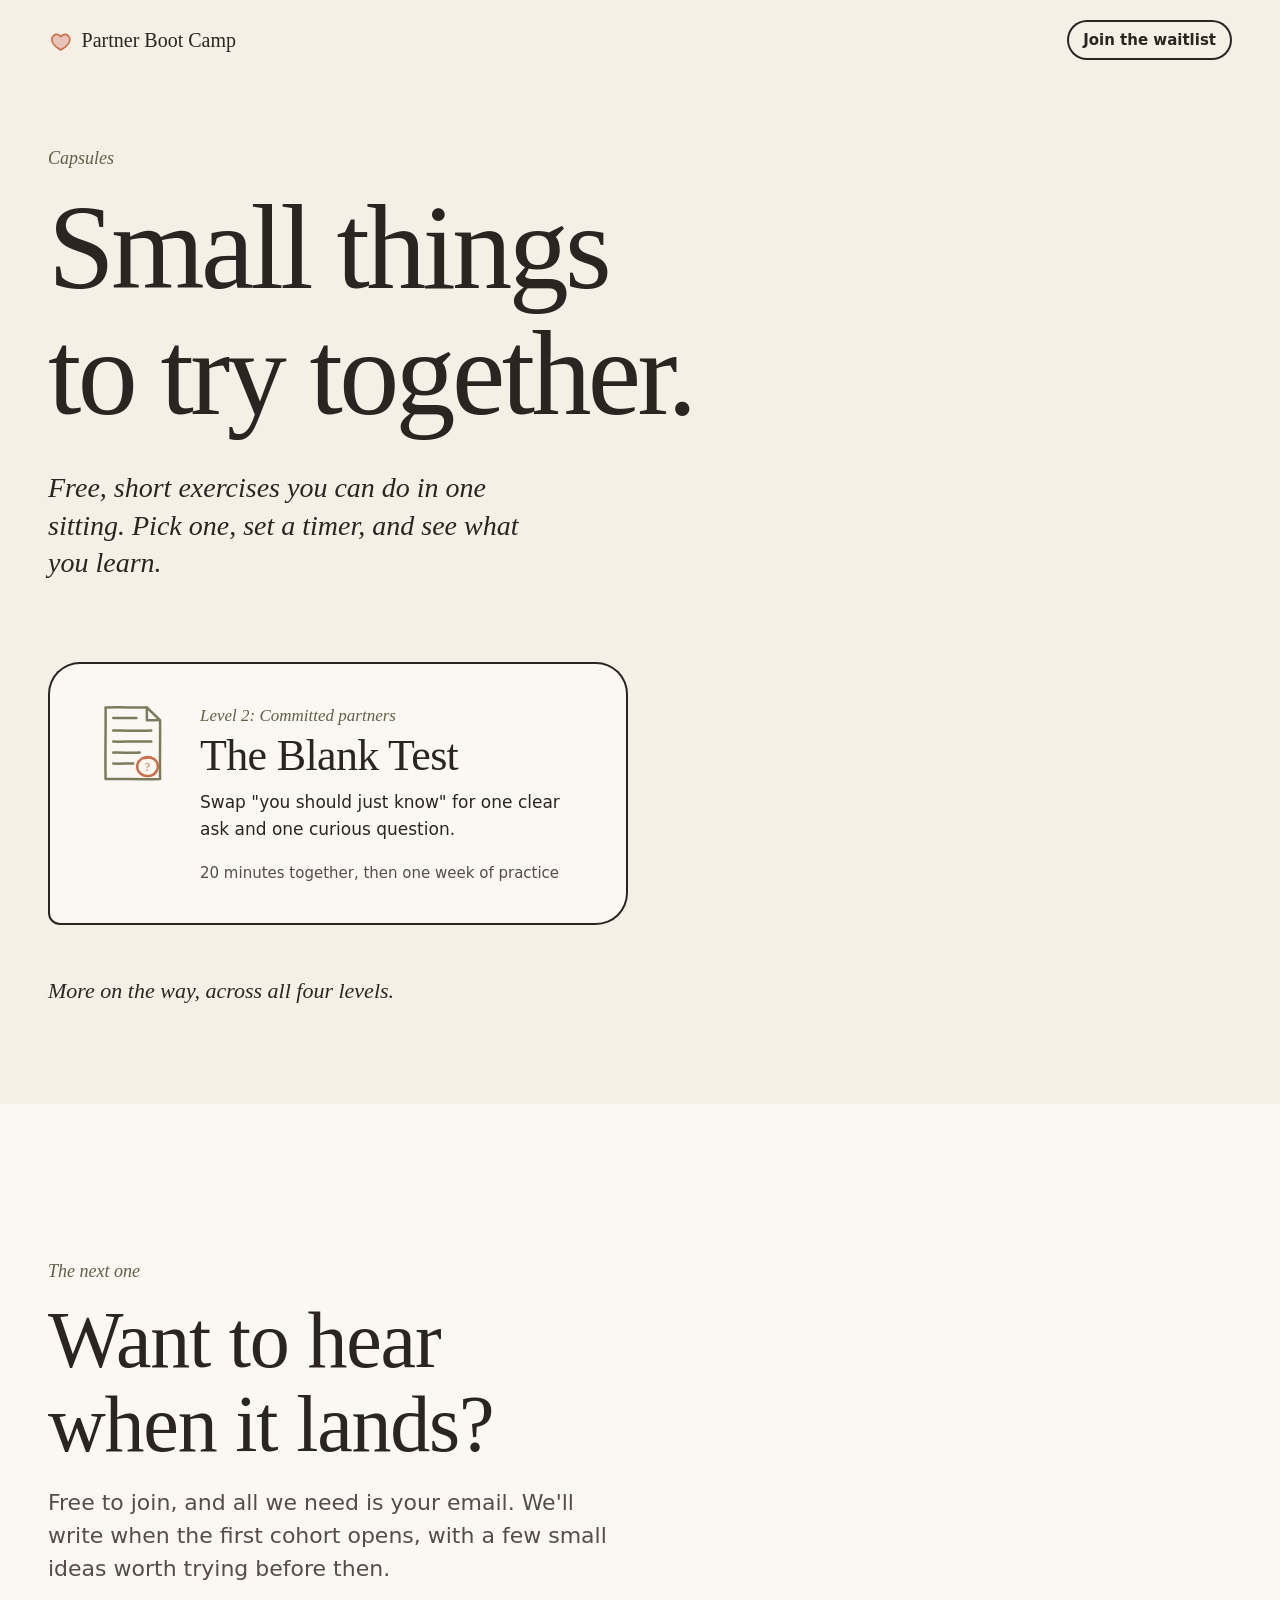
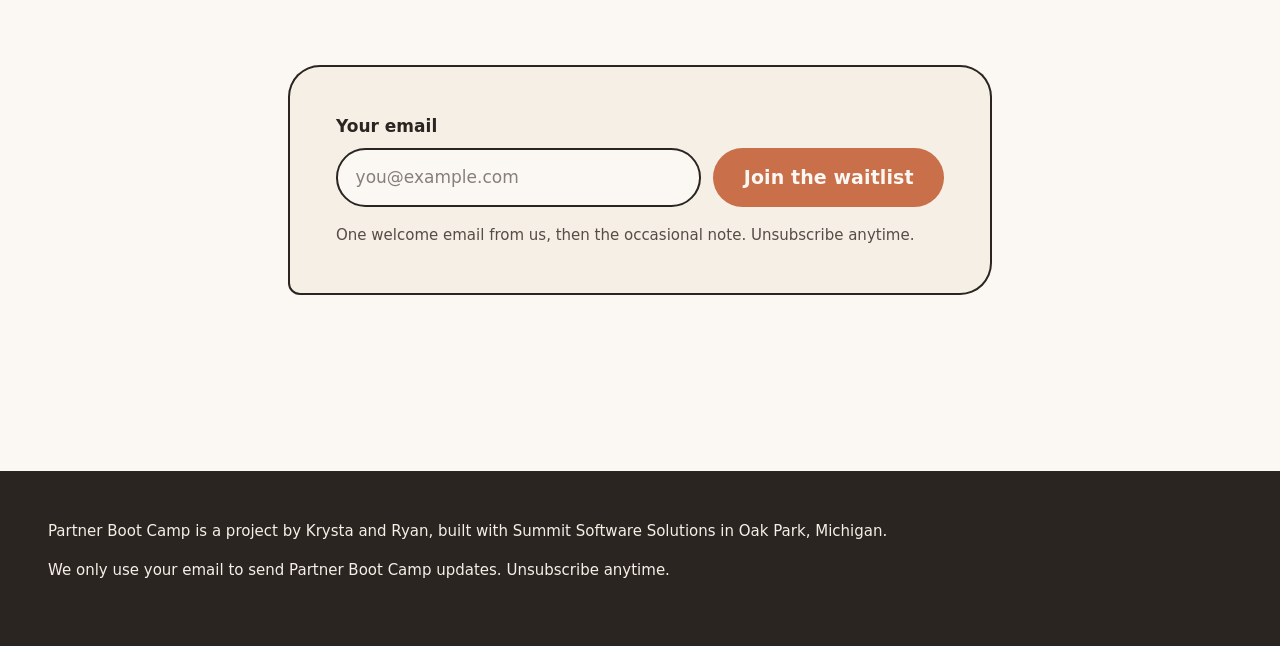
<file: capsules/index.html>
<!doctype html>
<html lang="en">
<head>
  <meta charset="utf-8">
  <meta name="viewport" content="width=device-width, initial-scale=1">
  <title>Capsules: Partner Boot Camp</title>
  <meta name="description" content="Free, short exercises for couples of every kind. Pick one, set a timer, and try it together tonight.">
  <meta http-equiv="Content-Security-Policy" content="default-src 'self'; script-src 'self'; style-src 'self' https://fonts.googleapis.com; font-src https://fonts.gstatic.com; img-src 'self' data:; connect-src https://app.kit.com; form-action https://app.kit.com https://*.kit.com; base-uri 'self'; object-src 'none'">
  <meta name="referrer" content="strict-origin-when-cross-origin">
  <meta name="theme-color" content="#F5EFE6">
  <meta property="og:type" content="website">
  <meta property="og:title" content="Capsules: Partner Boot Camp">
  <meta property="og:description" content="Free, short exercises for couples of every kind.">
  <meta property="og:url" content="https://ryankolean.github.io/partner-boot-camp/capsules/">
  <meta property="og:image" content="https://ryankolean.github.io/partner-boot-camp/assets/og.png">
  <meta name="twitter:card" content="summary_large_image">
  <link rel="icon" href="../assets/favicon.svg" type="image/svg+xml">
  <link rel="preconnect" href="https://fonts.googleapis.com">
  <link rel="preconnect" href="https://fonts.gstatic.com" crossorigin>
  <link rel="stylesheet" href="https://fonts.googleapis.com/css2?family=DM+Sans:opsz,wght@9..40,400..700&family=Fraunces:ital,opsz,wght,SOFT,WONK@0,9..144,300..700,0..100,0..1;1,9..144,300..700,0..100,0..1&display=swap">
  <link rel="stylesheet" href="../vendor/lenis.css">
  <link rel="stylesheet" href="../css/styles.css">
  <link rel="stylesheet" href="../css/capsules.css">
  <script src="../js/early.js"></script>
  <script defer src="../vendor/gsap.min.js"></script>
  <script defer src="../vendor/ScrollTrigger.min.js"></script>
  <script defer src="../vendor/DrawSVGPlugin.min.js"></script>
  <script defer src="../vendor/lenis.min.js"></script>
  <script defer src="../js/capsule.js"></script>
  <script defer src="../js/signup.js"></script>
</head>
<body>
  <a class="skip" href="#join">Skip to sign up</a>

  <header class="masthead">
    <a class="wordmark" href="../" aria-label="Partner Boot Camp home">
      <svg class="wordmark__mark" viewBox="0 0 40 40" aria-hidden="true"><path d="M8 26 C 2 16, 12 6, 20 15 C 28 6, 38 16, 32 26 C 28 32, 22 34, 20 36 C 18 34, 12 32, 8 26 Z"/></svg>
      <span>Partner Boot Camp</span>
    </a>
    <div class="masthead__nav">
      <a class="masthead__cta" href="#join">Join the waitlist</a>
    </div>
  </header>

  <main>
    <section class="chapter capsule-hero" aria-labelledby="capsules-title">
      <div class="chapter__head">
        <p class="chapter__num">Capsules</p>
        <h1 class="capsule-hero__title" id="capsules-title">Small things to try together.</h1>
        <p class="capsule-hero__tagline">Free, short exercises you can do in one sitting. Pick one, set a timer, and see what you learn.</p>
      </div>
      <ul class="capsule-list">
        <li>
          <a class="capsule-card" href="the-blank-test/">
            <svg class="art" viewBox="0 0 320 300" aria-hidden="true">
              <path d="M64 20 C120 18 170 21 214 20 L262 66 C263 130 261 210 262 280 C200 282 120 279 64 280 C62 200 65 100 64 20 Z"/>
              <path d="M214 20 C213 36 215 52 214 66 C232 67 248 65 262 66"/>
              <path d="M92 58 h84"/>
              <path d="M92 104 c40 -1 90 2 138 0"/>
              <path d="M92 144 c40 1 80 -2 138 0"/>
              <path d="M92 184 c30 -1 60 2 96 0"/>
              <path d="M92 224 c30 1 50 -1 72 0"/>
              <path class="art__accent" d="M230 202 C206 194 178 210 179 236 C180 260 204 274 228 268 C250 262 260 238 250 218 C242 204 224 198 208 204"/>
              <text class="blank-grade" x="216" y="252">?</text>
            </svg>
            <div>
              <p class="capsule-card__level">Level 2: Committed partners</p>
              <h2>The Blank Test</h2>
              <p>Swap "you should just know" for one clear ask and one curious question.</p>
              <p class="capsule-card__time">20 minutes together, then one week of practice</p>
            </div>
          </a>
        </li>
      </ul>
      <p class="capsule-soon">More on the way, across all four levels.</p>
    </section>

    <section class="chapter join" id="join" aria-labelledby="join-title">
      <div class="chapter__head">
        <p class="chapter__num">The next one</p>
        <h2 id="join-title">Want to hear when it lands?</h2>
        <p class="lede">Free to join, and all we need is your email. We'll write when the first cohort opens, with a few small ideas worth trying before then.</p>
      </div>

      <div class="signup" data-signup>
        <form class="signup__form" action="https://app.kit.com/forms/10077301/subscriptions" method="post" novalidate data-signup-form>
          <div class="signup__panel" data-panel="1">
            <label class="signup__label" for="you-email">Your email</label>
            <div class="signup__row">
              <input id="you-email" class="signup__input" name="email_address" type="email" autocomplete="email" inputmode="email" placeholder="you@example.com" required>
              <button class="btn" type="submit" data-bloom>Join the waitlist</button>
            </div>
            <div class="field--trap" aria-hidden="true">
              <label for="you-website">Leave this empty</label>
              <input id="you-website" name="website" type="text" tabindex="-1" autocomplete="off">
            </div>
            <p class="signup__fine">One welcome email from us, then the occasional note. Unsubscribe anytime.</p>
          </div>

          <div class="signup__panel signup__done" data-panel="2" hidden tabindex="-1">
            <svg class="signup__done-art art" viewBox="0 0 120 120" aria-hidden="true">
              <path class="art__accent" d="M60 100 C 30 80, 22 64, 22 52 a18 18 0 0 1 38 -6 a18 18 0 0 1 38 6 c0 12 -8 28 -38 48 z"/>
              <path d="M14 20 v12 M8 26 h12 M104 18 v12 M98 24 h12 M108 80 v8 M104 84 h8"/>
            </svg>
            <h3 class="signup__title" data-done-title>You're in.</h3>
            <div data-done-ok>
              <p>Check your inbox for a welcome note from Krysta and Ryan.</p>
              <p>Want your partner on the list too? Send them this page.</p>
              <button class="btn btn--quiet" type="button" data-share>Share with your partner</button>
            </div>
            <div class="signup__check" data-done-check hidden>
              <p><strong>One more step.</strong> Our email provider wants a quick check that you're a person. It opens in a new tab and takes a few seconds.</p>
              <div class="signup__check-links" data-check-links></div>
            </div>
          </div>

          <p class="signup__error" role="alert" data-signup-error hidden></p>
        </form>
      </div>
    </section>
  </main>

  <footer class="colophon">
    <p>Partner Boot Camp is a project by Krysta and Ryan, built with Summit Software Solutions in Oak Park, Michigan.</p>
    <p>We only use your email to send Partner Boot Camp updates. Unsubscribe anytime.</p>
  </footer>
</body>
</html>
</file>
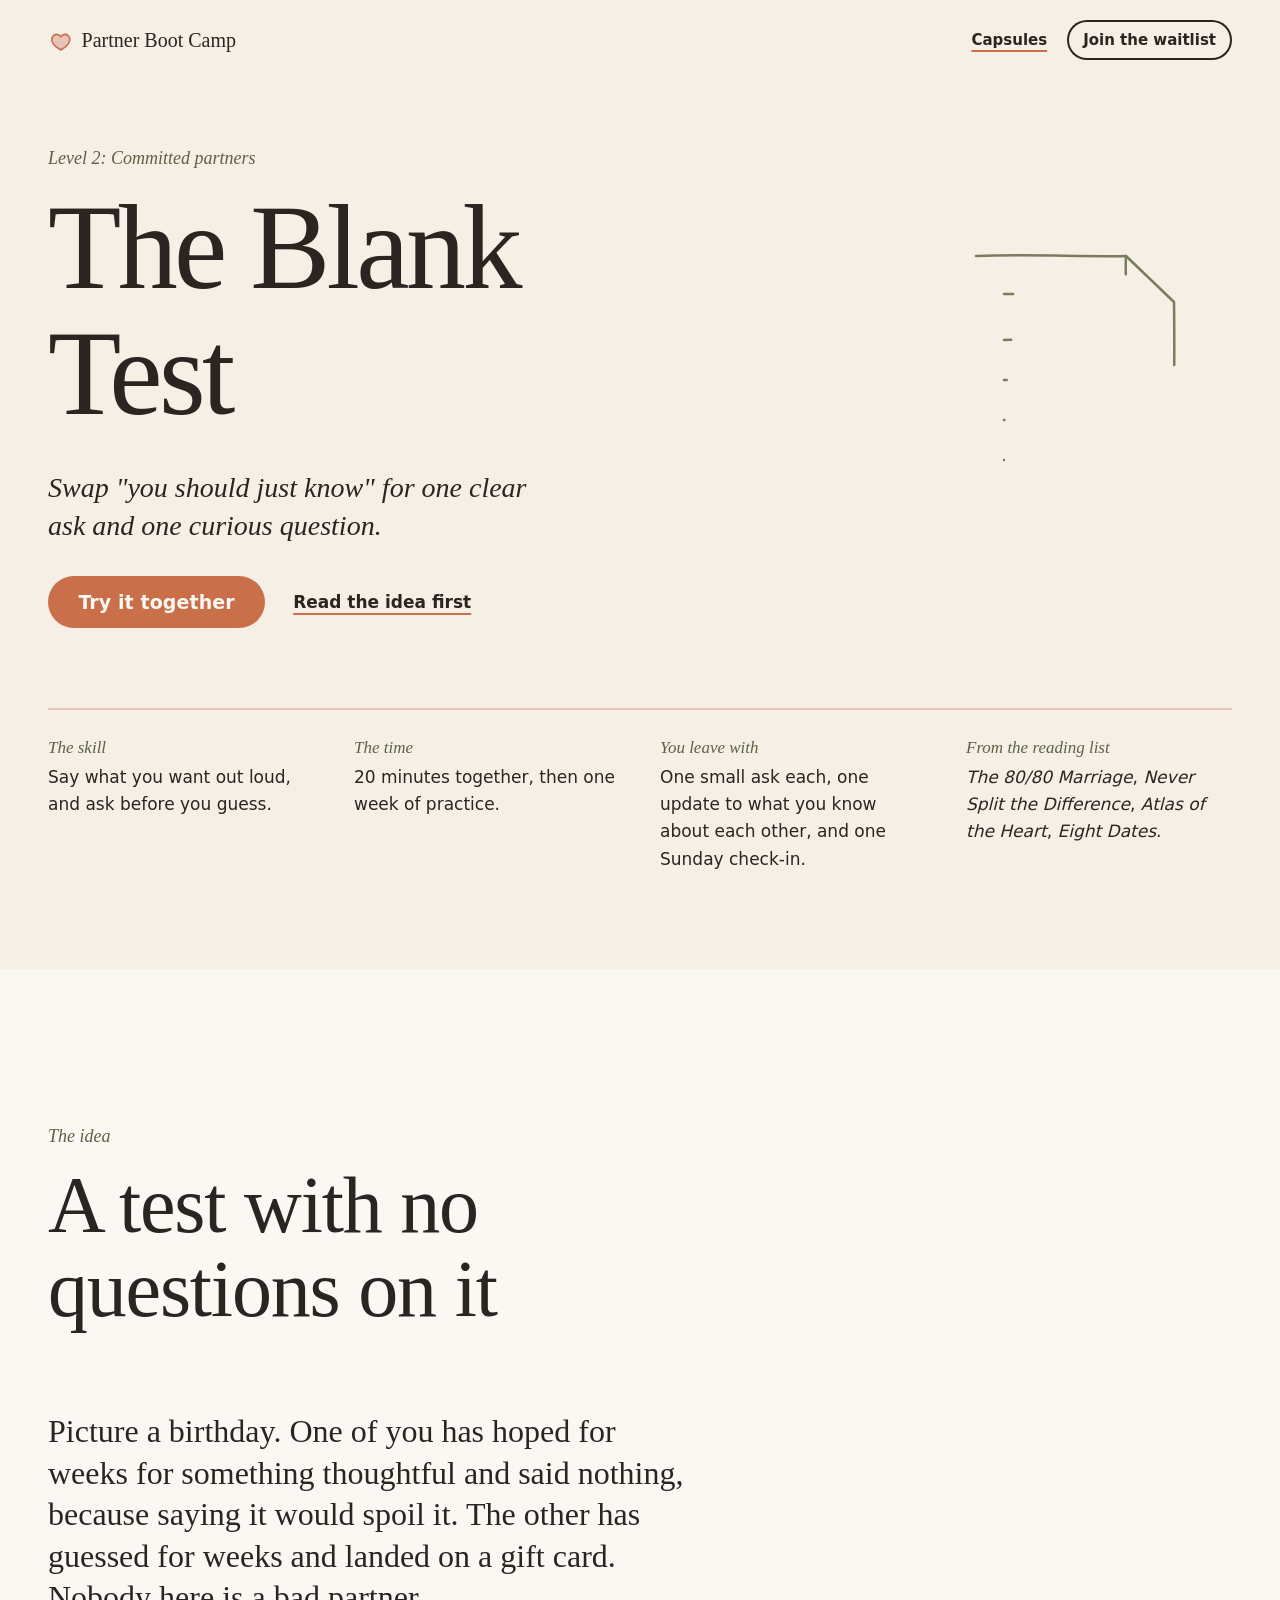
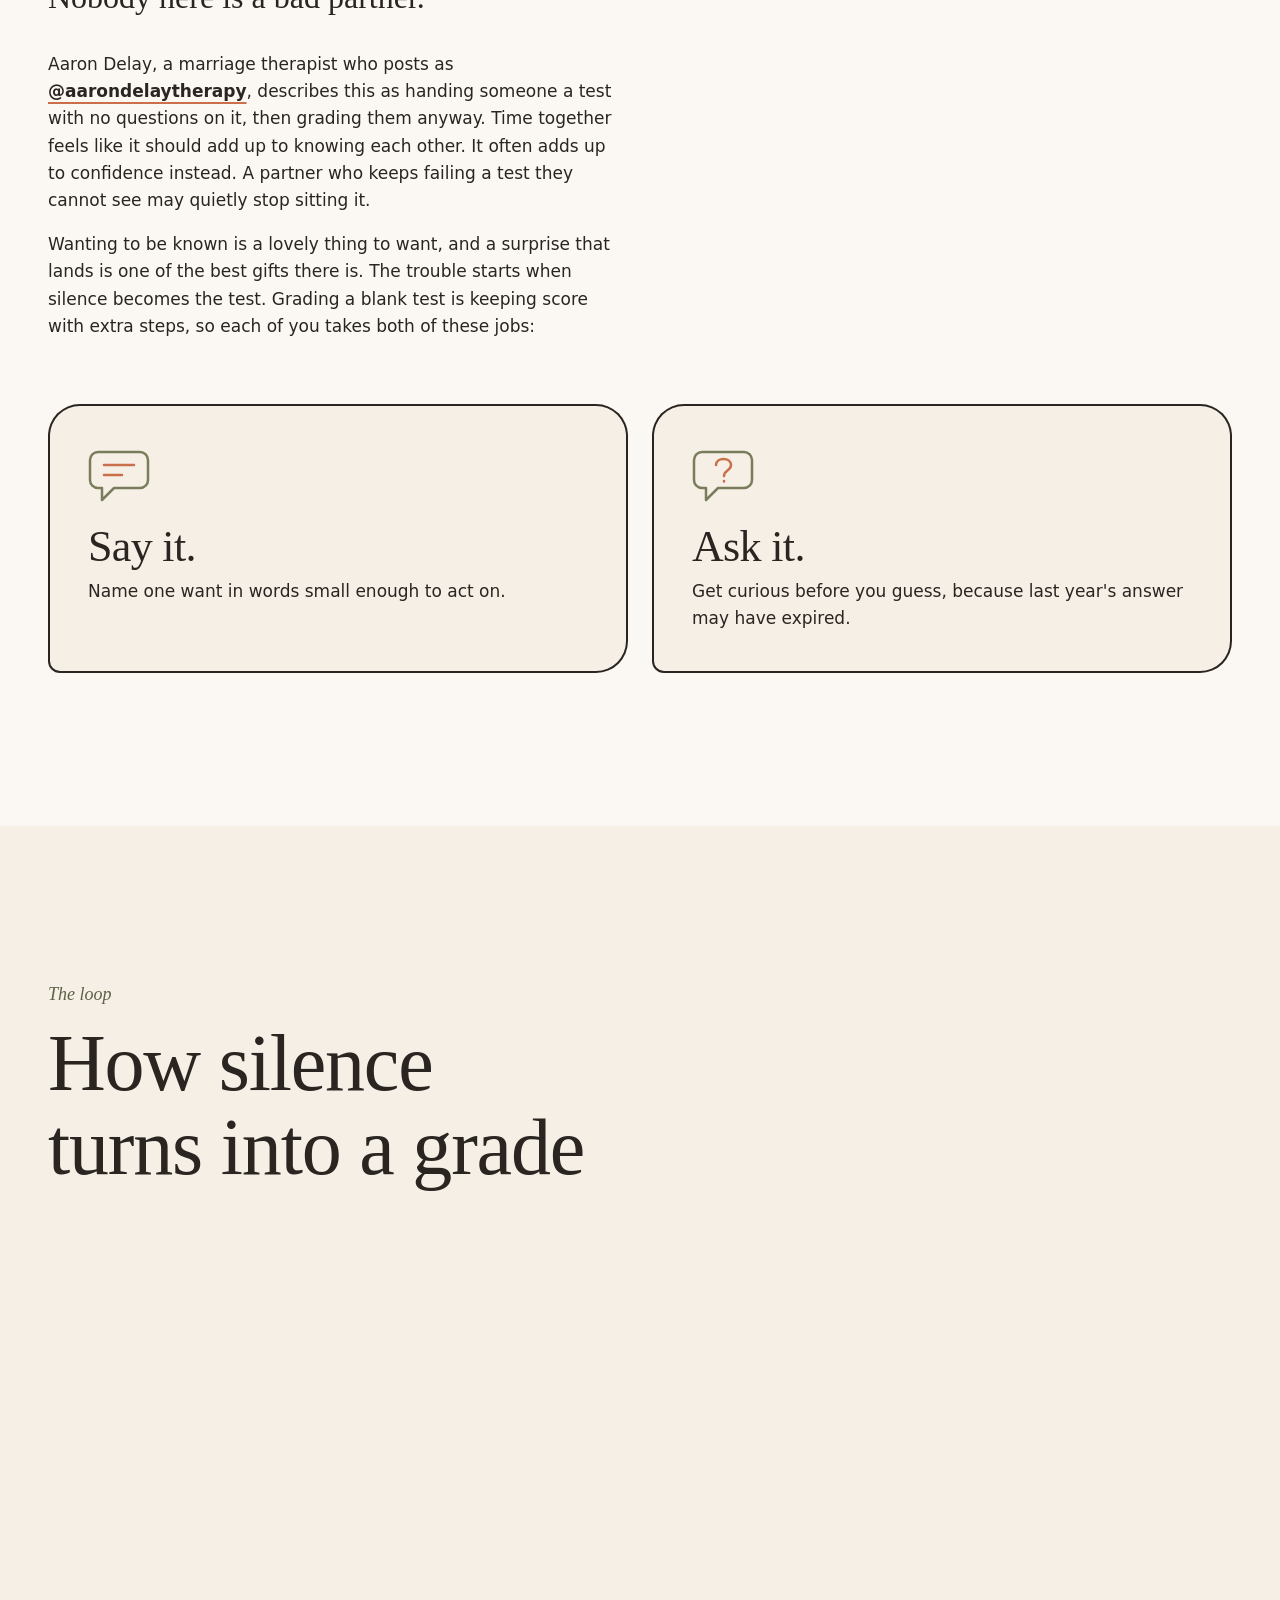
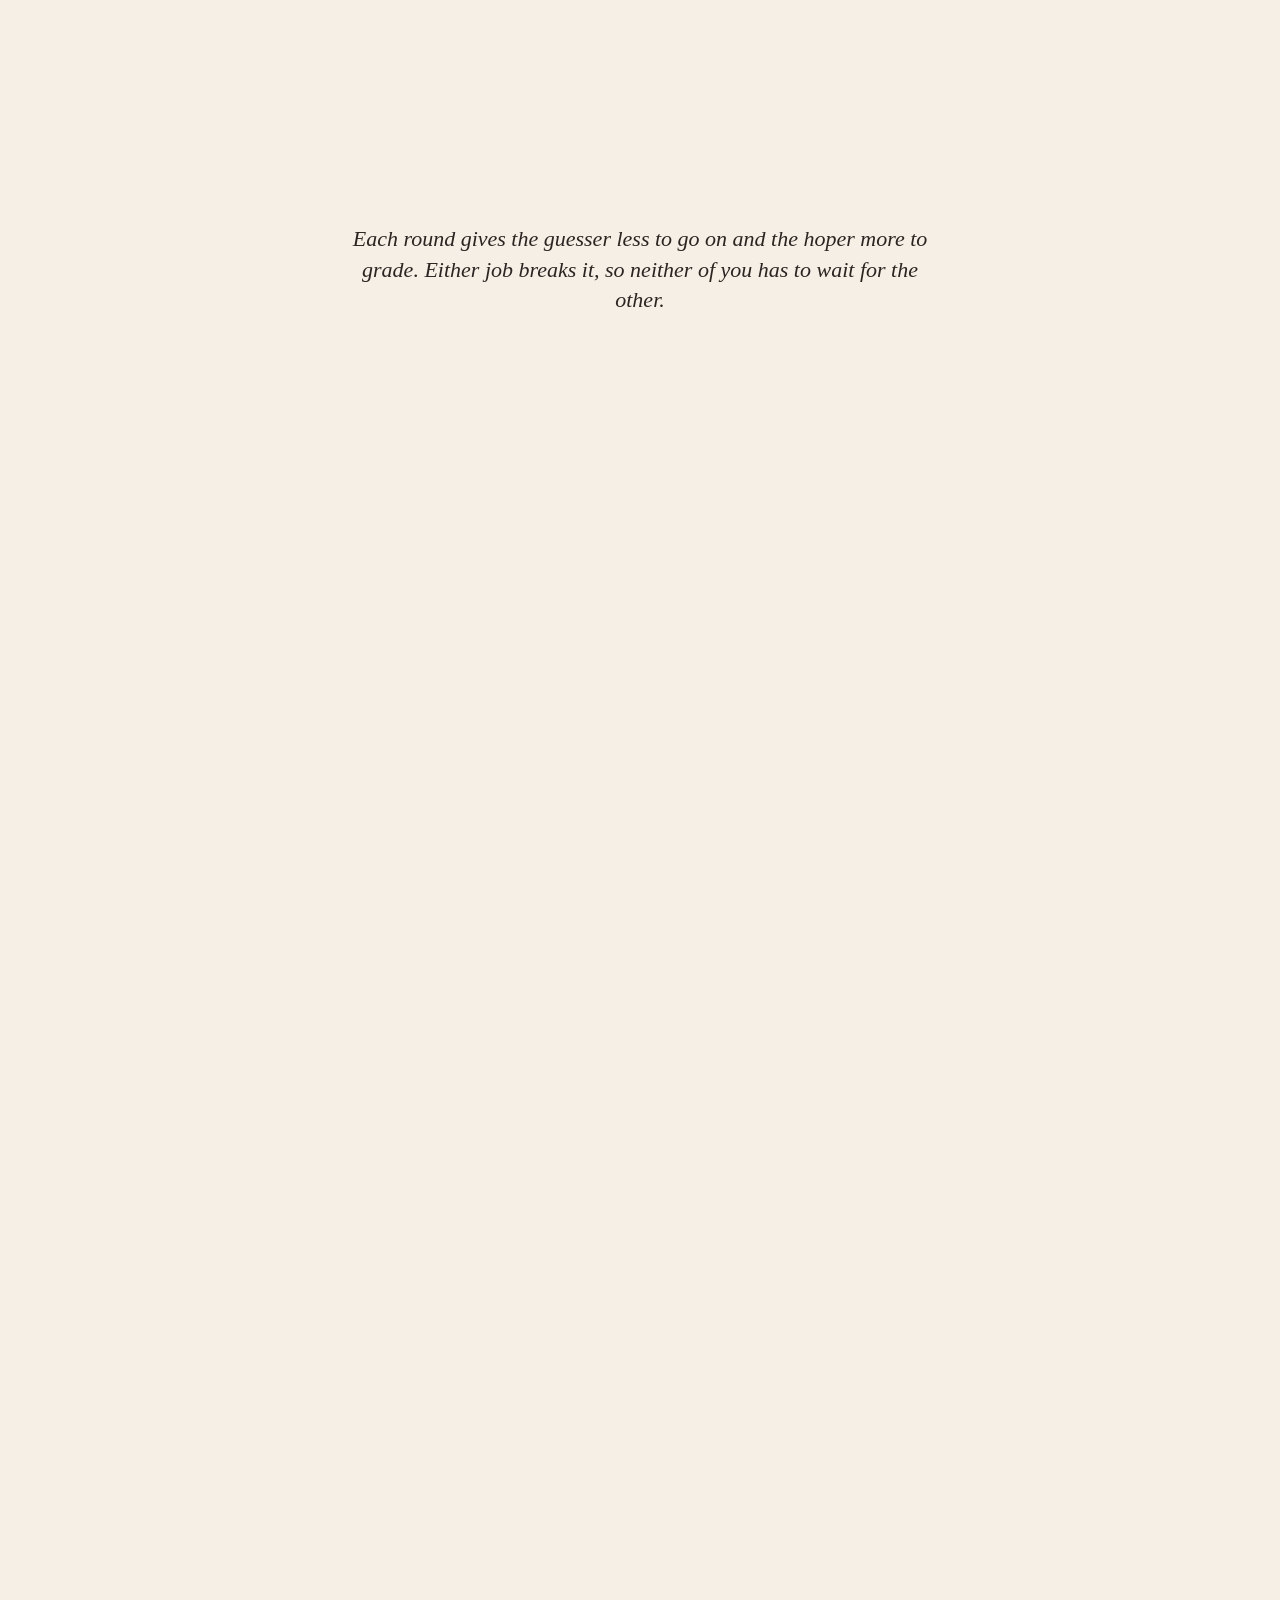
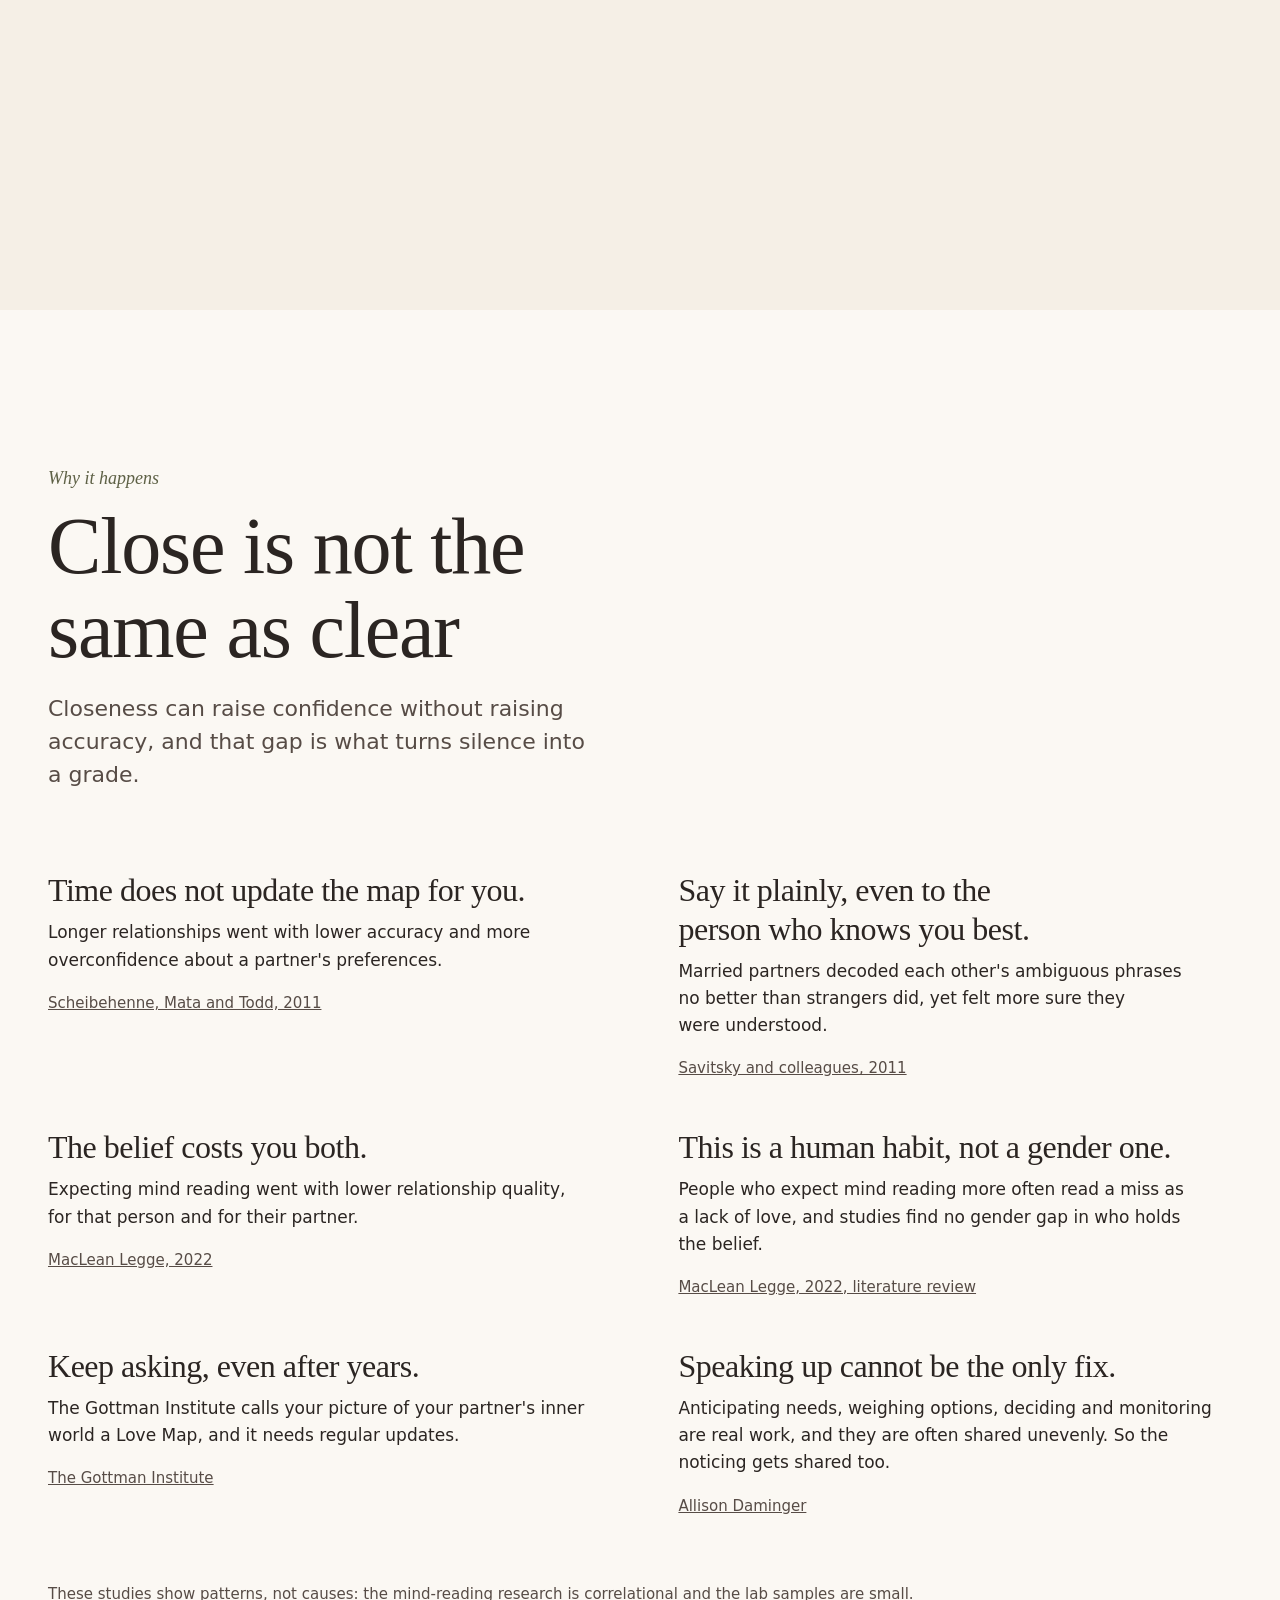
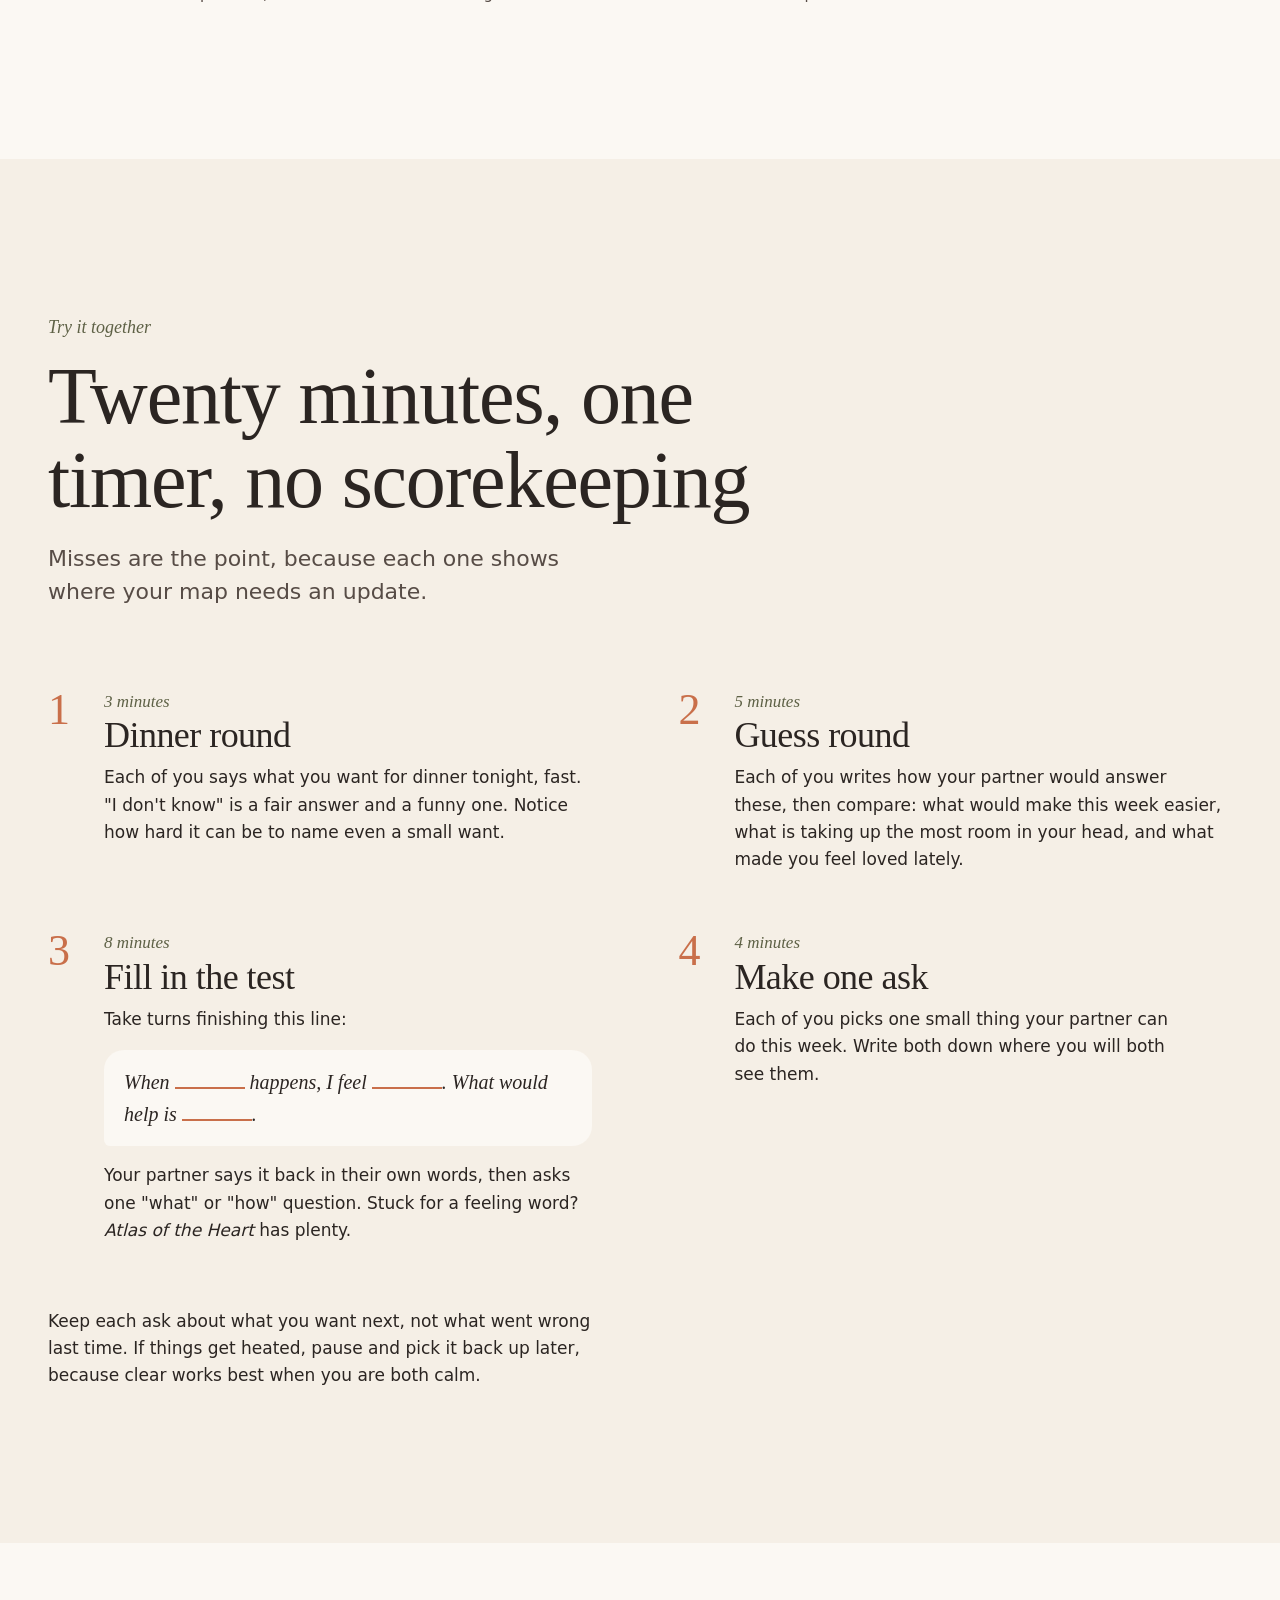
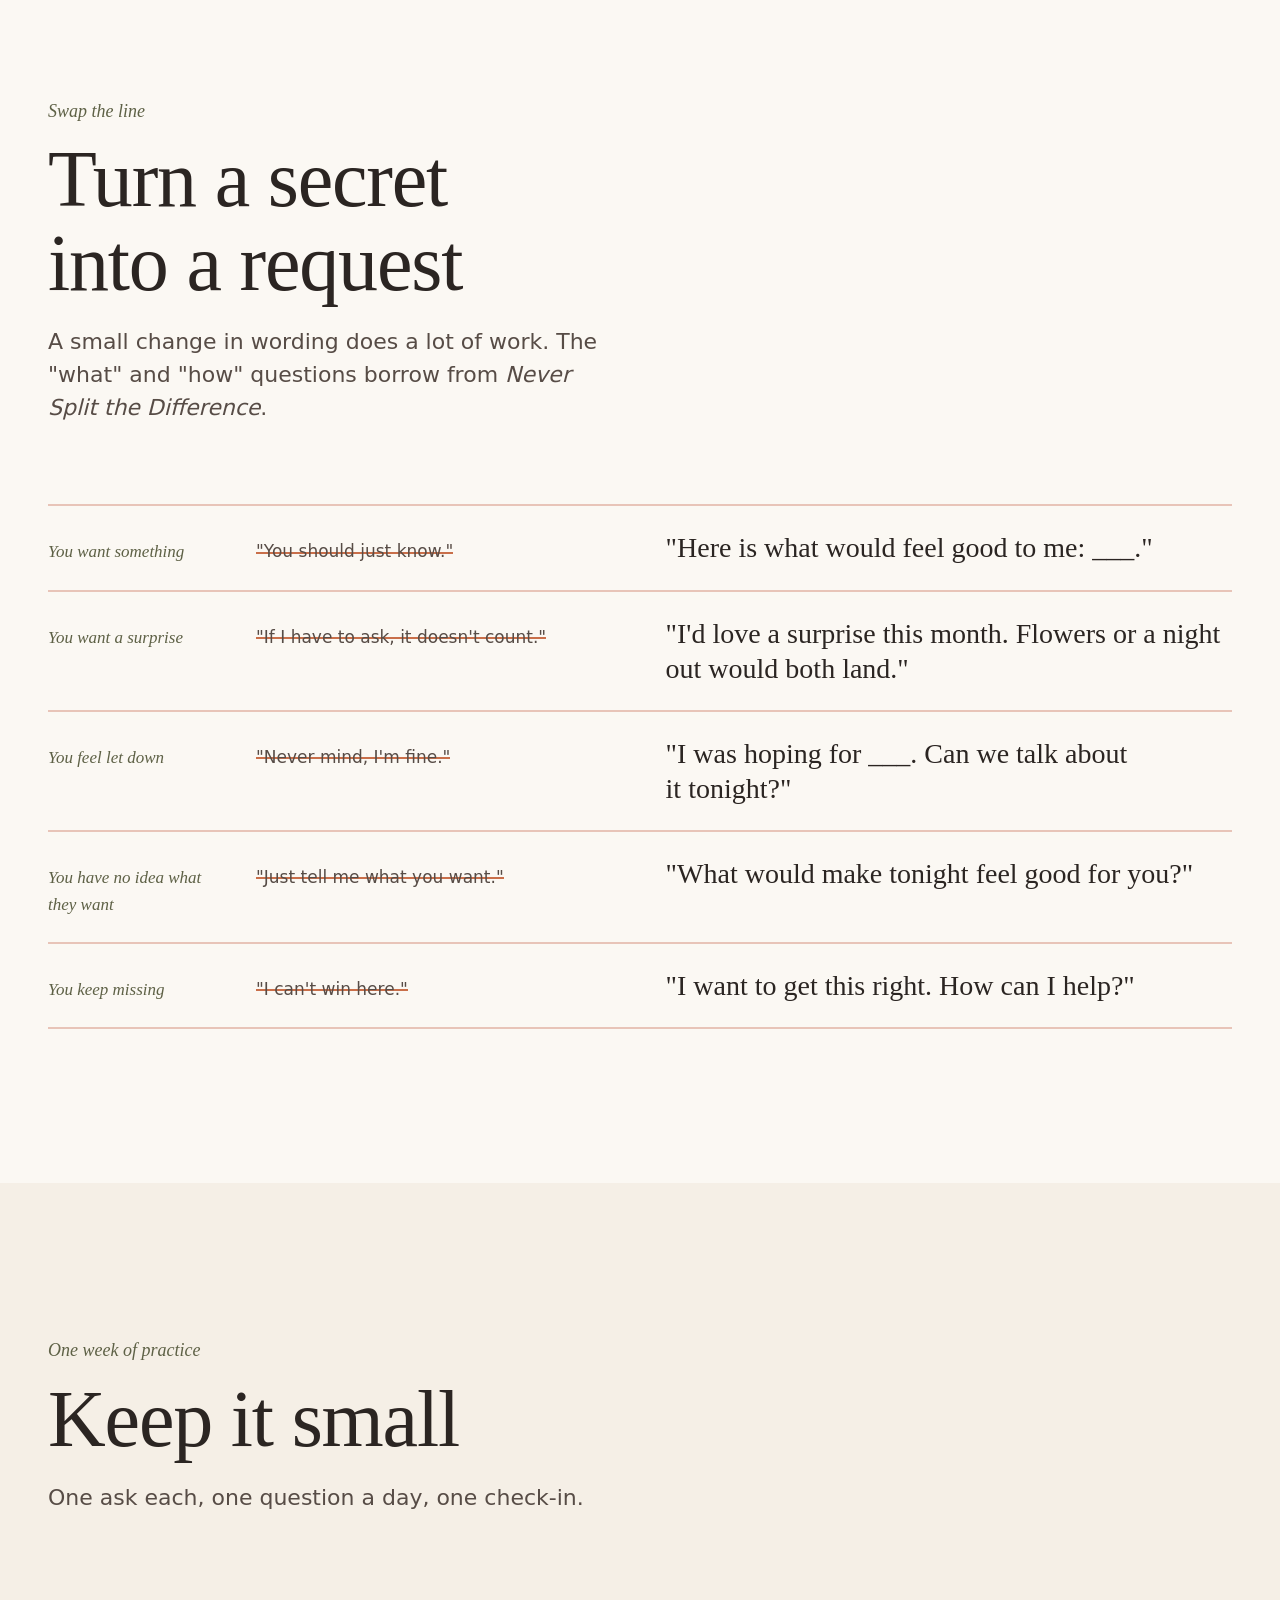
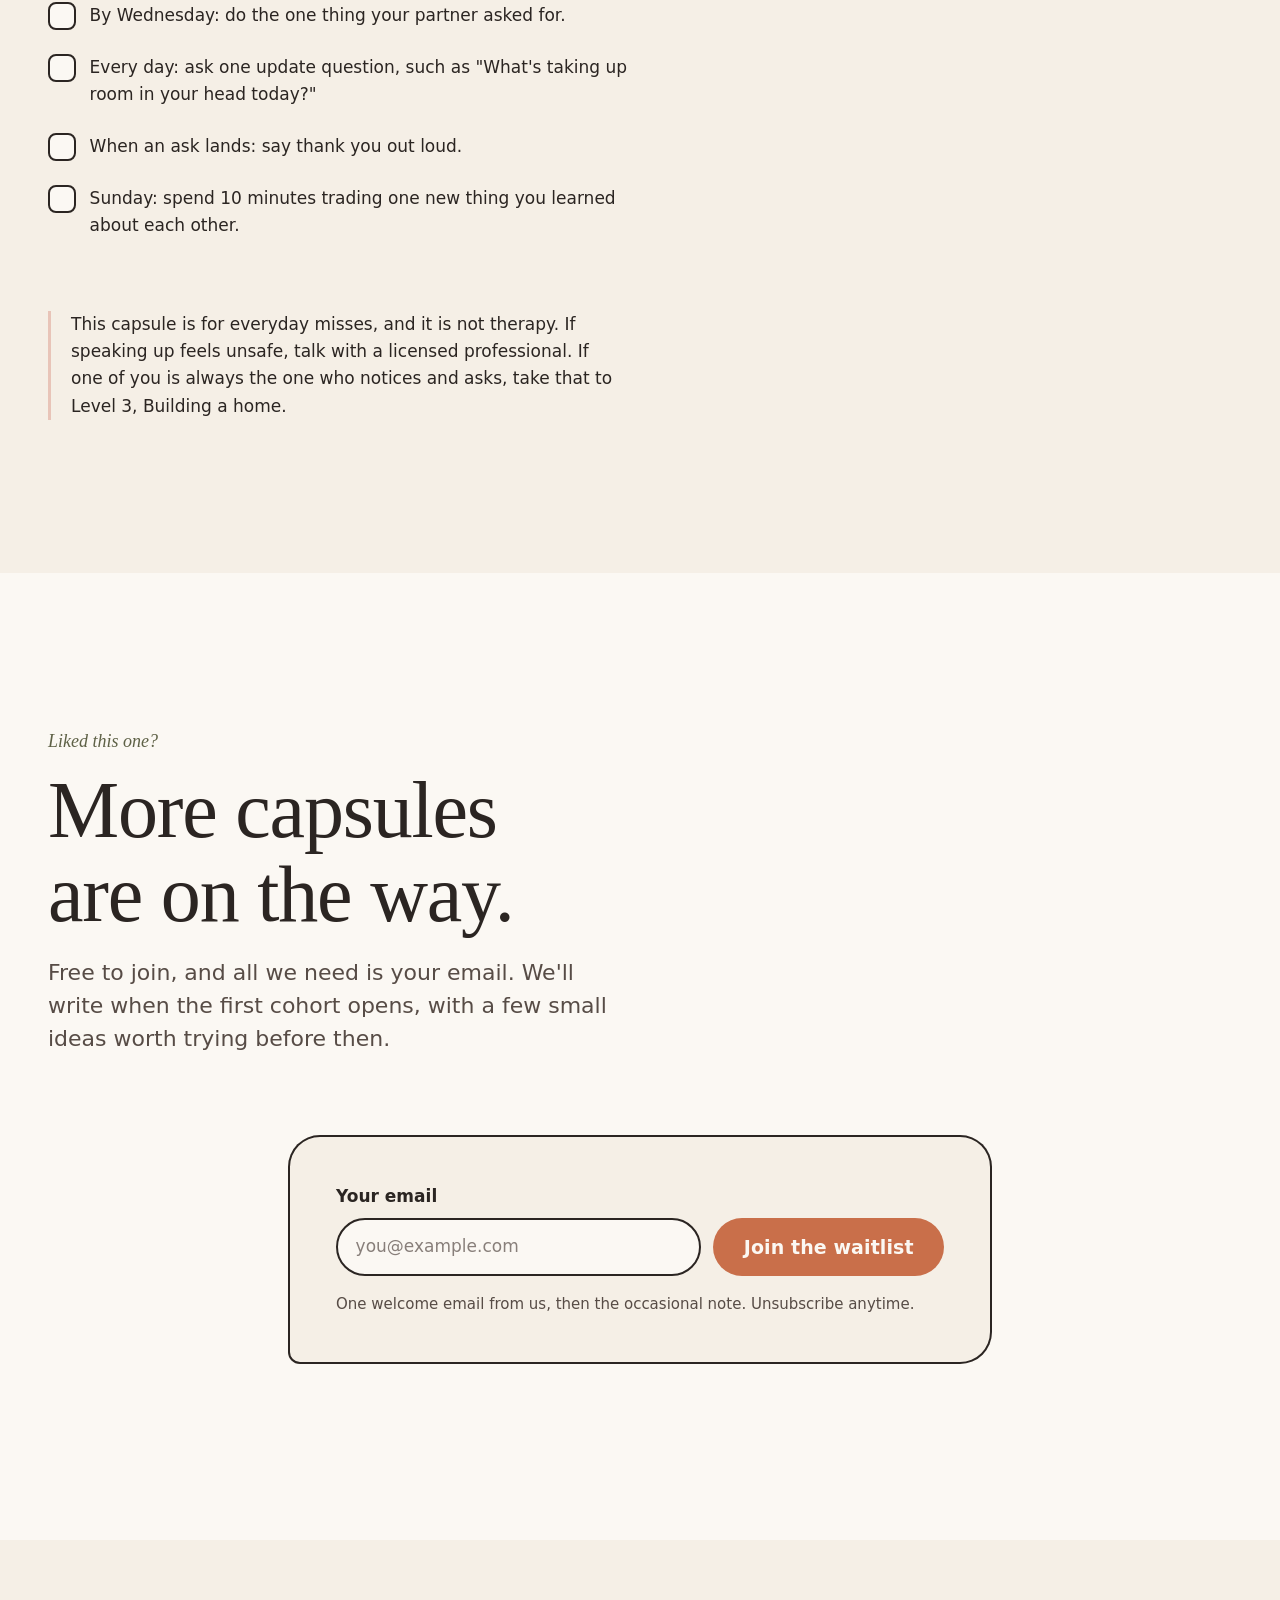
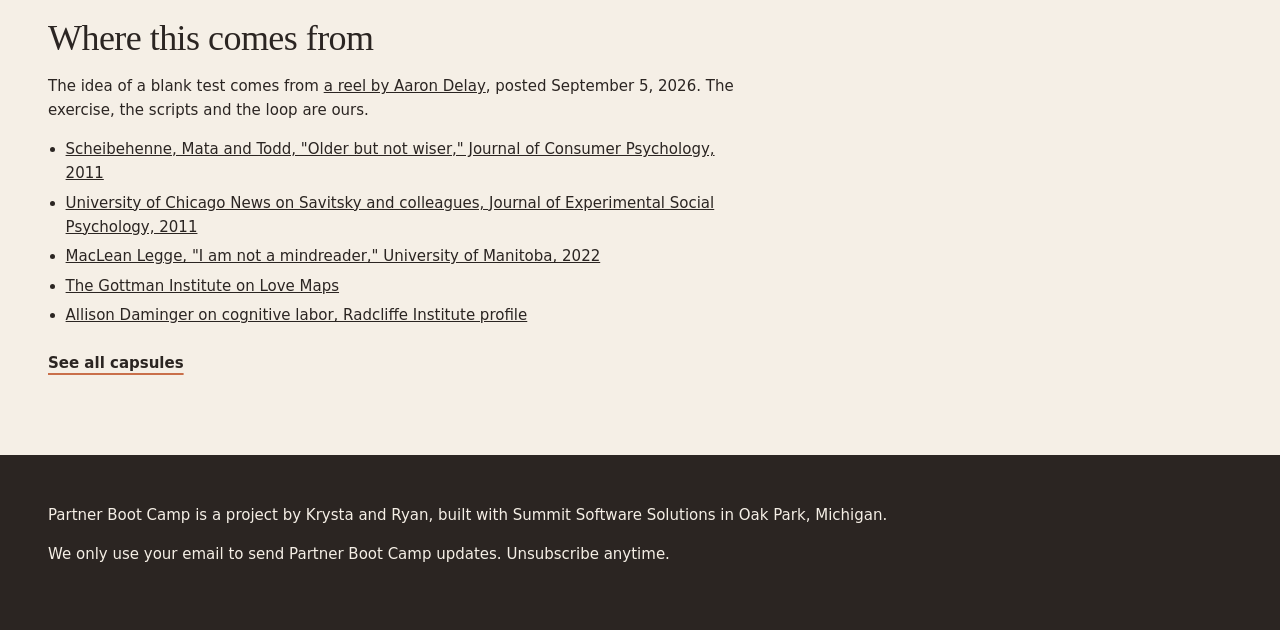
<file: capsules/the-blank-test/index.html>
<!doctype html>
<html lang="en">
<head>
  <meta charset="utf-8">
  <meta name="viewport" content="width=device-width, initial-scale=1">
  <title>The Blank Test: a Partner Boot Camp capsule</title>
  <meta name="description" content="A free 20-minute exercise for couples of every kind: swap &quot;you should just know&quot; for one clear ask and one curious question.">
  <meta http-equiv="Content-Security-Policy" content="default-src 'self'; script-src 'self'; style-src 'self' https://fonts.googleapis.com; font-src https://fonts.gstatic.com; img-src 'self' data:; connect-src https://app.kit.com; form-action https://app.kit.com https://*.kit.com; base-uri 'self'; object-src 'none'">
  <meta name="referrer" content="strict-origin-when-cross-origin">
  <meta name="theme-color" content="#F5EFE6">
  <meta property="og:type" content="article">
  <meta property="og:title" content="The Blank Test: a Partner Boot Camp capsule">
  <meta property="og:description" content="Twenty minutes together. One clear ask, one curious question.">
  <meta property="og:url" content="https://ryankolean.github.io/partner-boot-camp/capsules/the-blank-test/">
  <meta property="og:image" content="https://ryankolean.github.io/partner-boot-camp/assets/og.png">
  <meta name="twitter:card" content="summary_large_image">
  <link rel="icon" href="../../assets/favicon.svg" type="image/svg+xml">
  <link rel="preconnect" href="https://fonts.googleapis.com">
  <link rel="preconnect" href="https://fonts.gstatic.com" crossorigin>
  <link rel="stylesheet" href="https://fonts.googleapis.com/css2?family=DM+Sans:opsz,wght@9..40,400..700&family=Fraunces:ital,opsz,wght,SOFT,WONK@0,9..144,300..700,0..100,0..1;1,9..144,300..700,0..100,0..1&display=swap">
  <link rel="stylesheet" href="../../vendor/lenis.css">
  <link rel="stylesheet" href="../../css/styles.css">
  <link rel="stylesheet" href="../../css/capsules.css">
  <script src="../../js/early.js"></script>
  <script defer src="../../vendor/gsap.min.js"></script>
  <script defer src="../../vendor/ScrollTrigger.min.js"></script>
  <script defer src="../../vendor/DrawSVGPlugin.min.js"></script>
  <script defer src="../../vendor/lenis.min.js"></script>
  <script defer src="../../js/capsule.js"></script>
  <script defer src="../../js/signup.js"></script>
</head>
<body>
  <a class="skip" href="#try">Skip to the exercise</a>

  <header class="masthead">
    <a class="wordmark" href="../../" aria-label="Partner Boot Camp home">
      <svg class="wordmark__mark" viewBox="0 0 40 40" aria-hidden="true"><path d="M8 26 C 2 16, 12 6, 20 15 C 28 6, 38 16, 32 26 C 28 32, 22 34, 20 36 C 18 34, 12 32, 8 26 Z"/></svg>
      <span>Partner Boot Camp</span>
    </a>
    <div class="masthead__nav">
      <a class="masthead__link" href="../">Capsules</a>
      <a class="masthead__cta" href="#join">Join the waitlist</a>
    </div>
  </header>

  <main>
    <section class="chapter capsule-hero" aria-labelledby="capsule-title">
      <div class="capsule-hero__inner">
        <div>
          <p class="chapter__num">Level 2: Committed partners</p>
          <h1 class="capsule-hero__title" id="capsule-title">The Blank Test</h1>
          <p class="capsule-hero__tagline">Swap "you should just know" for one clear ask and one curious question.</p>
          <div class="capsule-hero__actions">
            <a class="btn" href="#try">Try it together</a>
            <a class="link" href="#idea">Read the idea first</a>
          </div>
        </div>
        <svg class="capsule-hero__art art" viewBox="0 0 320 300" aria-hidden="true">
          <path d="M64 20 C120 18 170 21 214 20 L262 66 C263 130 261 210 262 280 C200 282 120 279 64 280 C62 200 65 100 64 20 Z"/>
          <path d="M214 20 C213 36 215 52 214 66 C232 67 248 65 262 66"/>
          <path d="M92 58 h84"/>
          <path d="M92 104 c40 -1 90 2 138 0"/>
          <path d="M92 144 c40 1 80 -2 138 0"/>
          <path d="M92 184 c30 -1 60 2 96 0"/>
          <path d="M92 224 c30 1 50 -1 72 0"/>
          <path class="art__accent" d="M230 202 C206 194 178 210 179 236 C180 260 204 274 228 268 C250 262 260 238 250 218 C242 204 224 198 208 204"/>
          <path class="art__accent" d="M290 40 v16 M282 48 h16"/>
          <path class="art__accent" d="M34 120 v10 M29 125 h10"/>
          <text class="blank-grade" x="216" y="252">?</text>
        </svg>
      </div>
      <dl class="glance">
        <div>
          <dt>The skill</dt>
          <dd>Say what you want out loud, and ask before you guess.</dd>
        </div>
        <div>
          <dt>The time</dt>
          <dd>20 minutes together, then one week of practice.</dd>
        </div>
        <div>
          <dt>You leave with</dt>
          <dd>One small ask each, one update to what you know about each other, and one Sunday check-in.</dd>
        </div>
        <div>
          <dt>From the reading list</dt>
          <dd><cite>The 80/80 Marriage</cite>, <cite>Never Split the Difference</cite>, <cite>Atlas of the Heart</cite>, <cite>Eight Dates</cite>.</dd>
        </div>
      </dl>
    </section>

    <section class="chapter capsule-paper" id="idea" aria-labelledby="idea-title">
      <div class="chapter__head">
        <p class="chapter__num">The idea</p>
        <h2 id="idea-title">A test with no questions on it</h2>
      </div>
      <div class="capsule-prose">
        <p class="capsule-prose__lead">Picture a birthday. One of you has hoped for weeks for something thoughtful and said nothing, because saying it would spoil it. The other has guessed for weeks and landed on a gift card. Nobody here is a bad partner.</p>
        <p>Aaron Delay, a marriage therapist who posts as <a class="link" href="https://www.instagram.com/reel/Dc6oKJWqPqE/">@aarondelaytherapy</a>, describes this as handing someone a test with no questions on it, then grading them anyway. Time together feels like it should add up to knowing each other. It often adds up to confidence instead. A partner who keeps failing a test they cannot see may quietly stop sitting it.</p>
        <p>Wanting to be known is a lovely thing to want, and a surprise that lands is one of the best gifts there is. The trouble starts when silence becomes the test. Grading a blank test is keeping score with extra steps, so each of you takes both of these jobs:</p>
      </div>
      <div class="jobs">
        <div class="job">
          <svg class="job__art art" viewBox="0 0 64 64" aria-hidden="true">
            <path d="M10 8 h42 a8 8 0 0 1 8 8 v20 a8 8 0 0 1 -8 8 h-26 l-12 12 v-12 h-4 a8 8 0 0 1 -8 -8 v-20 a8 8 0 0 1 8 -8 z"/>
            <path class="art__accent" d="M16 21 h30 M16 31 h18"/>
          </svg>
          <h3>Say it.</h3>
          <p>Name one want in words small enough to act on.</p>
        </div>
        <div class="job">
          <svg class="job__art art" viewBox="0 0 64 64" aria-hidden="true">
            <path d="M10 8 h42 a8 8 0 0 1 8 8 v20 a8 8 0 0 1 -8 8 h-26 l-12 12 v-12 h-4 a8 8 0 0 1 -8 -8 v-20 a8 8 0 0 1 8 -8 z"/>
            <path class="art__accent" d="M24 21 c0 -8 15 -8 15 0 c0 6 -7 5 -7 11 M32 37 v0.5"/>
          </svg>
          <h3>Ask it.</h3>
          <p>Get curious before you guess, because last year's answer may have expired.</p>
        </div>
      </div>
    </section>

    <section class="chapter" id="loop" aria-labelledby="loop-title">
      <div class="chapter__head">
        <p class="chapter__num">The loop</p>
        <h2 id="loop-title">How silence turns into a grade</h2>
      </div>
      <figure class="loop">
        <svg class="art loop__art loop__art--wide" viewBox="0 0 760 408" aria-hidden="true" data-loop="wide">
          <g data-step transform="translate(24 180)">
            <path d="M14 1 C70 -1 150 2 202 1 C211 1 215 6 215 15 C216 28 214 46 215 57 C215 66 210 71 201 71 C140 73 70 70 14 71 C6 71 1 66 1 57 C0 44 2 28 1 14 C1 6 6 1 14 1 Z"/>
            <text class="loop__name" x="108" y="33">A want goes unsaid</text>
            <text class="loop__body" x="108" y="53">Saying it feels like cheating</text>
          </g>
          <g data-step><path d="M240 216 C250 214 262 218 272 216"/><path d="M264 209 l8 7 l-8 7"/></g>
          <g data-step transform="translate(272 180)">
            <path d="M15 2 C80 0 140 3 203 1 C211 1 216 7 215 14 C214 30 216 44 214 58 C214 66 209 72 200 71 C130 70 80 73 15 71 C7 71 2 65 2 56 C1 46 0 26 2 15 C2 7 7 2 15 2 Z"/>
            <text class="loop__name" x="108" y="33">Your partner guesses</text>
            <text class="loop__body" x="108" y="53">Working from an old map</text>
          </g>
          <g data-step><path d="M488 216 C498 218 510 214 520 216"/><path d="M512 209 l8 7 l-8 7"/></g>
          <g data-step transform="translate(520 180)">
            <path d="M14 1 C70 -1 150 2 202 1 C211 1 215 6 215 15 C216 28 214 46 215 57 C215 66 210 71 201 71 C140 73 70 70 14 71 C6 71 1 66 1 57 C0 44 2 28 1 14 C1 6 6 1 14 1 Z"/>
            <text class="loop__name" x="108" y="33">The guess misses</text>
            <text class="loop__body" x="108" y="53">Nobody saw the question</text>
          </g>
          <g data-step><path d="M628 252 C626 272 630 292 628 312"/><path d="M621 304 l7 8 l7 -8"/></g>
          <g data-step transform="translate(520 312)">
            <path d="M15 2 C80 0 140 3 203 1 C211 1 216 7 215 14 C214 30 216 44 214 58 C214 66 209 72 200 71 C130 70 80 73 15 71 C7 71 2 65 2 56 C1 46 0 26 2 15 C2 7 7 2 15 2 Z"/>
            <text class="loop__name" x="108" y="33">The miss gets graded</text>
            <text class="loop__body" x="108" y="53">It feels like not caring</text>
          </g>
          <g data-step><path d="M520 348 C430 345 330 351 240 348"/><path d="M248 341 l-8 7 l8 7"/></g>
          <g data-step transform="translate(24 312)">
            <path d="M14 1 C70 -1 150 2 202 1 C211 1 215 6 215 15 C216 28 214 46 215 57 C215 66 210 71 201 71 C140 73 70 70 14 71 C6 71 1 66 1 57 C0 44 2 28 1 14 C1 6 6 1 14 1 Z"/>
            <text class="loop__name" x="108" y="33">Your partner stops trying</text>
            <text class="loop__body" x="108" y="53">And less gets said next time</text>
          </g>
          <g data-step>
            <path d="M132 312 C130 292 134 272 132 252"/><path d="M125 260 l7 -8 l7 8"/>
            <text class="loop__label" x="146" y="287">and the next want stays unsaid</text>
          </g>
          <g data-step data-pause>
            <path class="art__accent" d="M132 180 C130 160 134 140 132 120"/><path class="art__accent" d="M125 128 l7 -8 l7 8"/>
            <text class="loop__label" x="146" y="155">a way out</text>
          </g>
          <g data-step transform="translate(24 48)">
            <path class="loop__tint" d="M14 1 C70 -1 150 2 202 1 C211 1 215 6 215 15 C216 28 214 46 215 57 C215 66 210 71 201 71 C140 73 70 70 14 71 C6 71 1 66 1 57 C0 44 2 28 1 14 C1 6 6 1 14 1 Z"/>
            <path class="art__accent" d="M14 1 C70 -1 150 2 202 1 C211 1 215 6 215 15 C216 28 214 46 215 57 C215 66 210 71 201 71 C140 73 70 70 14 71 C6 71 1 66 1 57 C0 44 2 28 1 14 C1 6 6 1 14 1 Z"/>
            <text class="loop__name" x="108" y="33">Say it</text>
            <text class="loop__body" x="108" y="53">Name one small want</text>
          </g>
          <g data-step>
            <path class="art__accent" d="M380 180 C382 160 378 140 380 120"/><path class="art__accent" d="M373 128 l7 -8 l7 8"/>
            <text class="loop__label" x="394" y="155">a way out</text>
          </g>
          <g data-step transform="translate(272 48)">
            <path class="loop__tint" d="M15 2 C80 0 140 3 203 1 C211 1 216 7 215 14 C214 30 216 44 214 58 C214 66 209 72 200 71 C130 70 80 73 15 71 C7 71 2 65 2 56 C1 46 0 26 2 15 C2 7 7 2 15 2 Z"/>
            <path class="art__accent" d="M15 2 C80 0 140 3 203 1 C211 1 216 7 215 14 C214 30 216 44 214 58 C214 66 209 72 200 71 C130 70 80 73 15 71 C7 71 2 65 2 56 C1 46 0 26 2 15 C2 7 7 2 15 2 Z"/>
            <text class="loop__name" x="108" y="33">Ask it</text>
            <text class="loop__body" x="108" y="53">Check before you guess</text>
          </g>
          <g data-step>
            <path class="art__accent" d="M132 48 C131 38 133 32 132 24 C300 22 470 26 628 24 C629 32 627 38 628 48"/><path class="art__accent" d="M621 40 l7 8 l7 -8"/>
            <path class="art__accent" d="M488 84 C498 86 510 82 520 84"/><path class="art__accent" d="M512 77 l8 7 l-8 7"/>
          </g>
          <g data-step transform="translate(520 48)">
            <path d="M14 1 C70 -1 150 2 202 1 C211 1 215 6 215 15 C216 28 214 46 215 57 C215 66 210 71 201 71 C140 73 70 70 14 71 C6 71 1 66 1 57 C0 44 2 28 1 14 C1 6 6 1 14 1 Z"/>
            <text class="loop__name" x="108" y="33">The test has questions</text>
            <text class="loop__body" x="108" y="53">You both know what counts</text>
          </g>
        </svg>

        <svg class="art loop__art loop__art--tall" viewBox="0 0 343 524" aria-hidden="true" data-loop="tall">
          <g data-step transform="translate(22 10)">
            <path d="M13 1 C60 -1 130 2 179 1 C187 1 191 6 191 14 C192 30 190 48 191 62 C191 70 186 75 178 75 C130 77 60 74 13 75 C6 75 1 70 1 62 C0 48 2 30 1 14 C1 6 6 1 13 1 Z"/>
            <text class="loop__name" x="96" y="33">A want goes unsaid</text>
            <text class="loop__body" x="96" y="52">Saying it feels like cheating</text>
          </g>
          <g data-step><path d="M118 86 C116 96 120 106 118 116"/><path d="M111 108 l7 8 l7 -8"/></g>
          <g data-step transform="translate(22 118)">
            <path d="M13 1 C60 -1 130 2 179 1 C187 1 191 6 191 14 C192 30 190 48 191 62 C191 70 186 75 178 75 C130 77 60 74 13 75 C6 75 1 70 1 62 C0 48 2 30 1 14 C1 6 6 1 13 1 Z"/>
            <text class="loop__name" x="96" y="33">Your partner guesses</text>
            <text class="loop__body" x="96" y="52">Working from an old map</text>
          </g>
          <g data-step><path d="M118 194 C120 204 116 214 118 224"/><path d="M111 216 l7 8 l7 -8"/></g>
          <g data-step transform="translate(22 226)">
            <path d="M13 1 C60 -1 130 2 179 1 C187 1 191 6 191 14 C192 30 190 48 191 62 C191 70 186 75 178 75 C130 77 60 74 13 75 C6 75 1 70 1 62 C0 48 2 30 1 14 C1 6 6 1 13 1 Z"/>
            <text class="loop__name" x="96" y="33">The guess misses</text>
            <text class="loop__body" x="96" y="52">Nobody saw the question</text>
          </g>
          <g data-step><path d="M118 302 C116 312 120 322 118 332"/><path d="M111 324 l7 8 l7 -8"/></g>
          <g data-step transform="translate(22 334)">
            <path d="M13 1 C60 -1 130 2 179 1 C187 1 191 6 191 14 C192 30 190 48 191 62 C191 70 186 75 178 75 C130 77 60 74 13 75 C6 75 1 70 1 62 C0 48 2 30 1 14 C1 6 6 1 13 1 Z"/>
            <text class="loop__name" x="96" y="33">The miss gets graded</text>
            <text class="loop__body" x="96" y="52">It feels like not caring</text>
          </g>
          <g data-step><path d="M118 410 C120 420 116 430 118 440"/><path d="M111 432 l7 8 l7 -8"/></g>
          <g data-step transform="translate(22 442)">
            <path d="M13 1 C60 -1 130 2 179 1 C187 1 191 6 191 14 C192 30 190 48 191 62 C191 70 186 75 178 75 C130 77 60 74 13 75 C6 75 1 70 1 62 C0 48 2 30 1 14 C1 6 6 1 13 1 Z"/>
            <text class="loop__name" x="96" y="33">Your partner stops trying</text>
            <text class="loop__body" x="96" y="52">And less gets said next time</text>
          </g>
          <g data-step><path d="M22 480 C14 480 8 478 8 470 C6 340 10 180 8 58 C8 50 12 48 21 48"/><path d="M13 41 l8 7 l-8 7"/></g>
          <g data-step data-pause><path class="art__accent" d="M214 48 C222 46 228 50 236 48"/><path class="art__accent" d="M228 41 l8 7 l-8 7"/></g>
          <g data-step transform="translate(238 6)">
            <path class="loop__tint" d="M11 1 C30 0 65 2 83 1 C89 1 93 5 93 11 C94 30 92 55 93 73 C93 79 89 83 83 83 C60 85 30 82 11 83 C5 83 1 79 1 73 C0 55 2 30 1 11 C1 5 5 1 11 1 Z"/>
            <path class="art__accent" d="M11 1 C30 0 65 2 83 1 C89 1 93 5 93 11 C94 30 92 55 93 73 C93 79 89 83 83 83 C60 85 30 82 11 83 C5 83 1 79 1 73 C0 55 2 30 1 11 C1 5 5 1 11 1 Z"/>
            <text class="loop__name" x="47" y="30">Say it</text>
            <text class="loop__body" x="47" y="51">Name one</text>
            <text class="loop__body" x="47" y="66">small want</text>
          </g>
          <g data-step><path class="art__accent" d="M214 156 C222 158 228 154 236 156"/><path class="art__accent" d="M228 149 l8 7 l-8 7"/></g>
          <g data-step transform="translate(238 114)">
            <path class="loop__tint" d="M11 1 C30 0 65 2 83 1 C89 1 93 5 93 11 C94 30 92 55 93 73 C93 79 89 83 83 83 C60 85 30 82 11 83 C5 83 1 79 1 73 C0 55 2 30 1 11 C1 5 5 1 11 1 Z"/>
            <path class="art__accent" d="M11 1 C30 0 65 2 83 1 C89 1 93 5 93 11 C94 30 92 55 93 73 C93 79 89 83 83 83 C60 85 30 82 11 83 C5 83 1 79 1 73 C0 55 2 30 1 11 C1 5 5 1 11 1 Z"/>
            <text class="loop__name" x="47" y="30">Ask it</text>
            <text class="loop__body" x="47" y="51">Check before</text>
            <text class="loop__body" x="47" y="66">you guess</text>
          </g>
          <g data-step>
            <path class="art__accent" d="M332 48 C339 48 341 52 341 60 C342 130 340 210 341 272 C341 280 339 284 333 284"/><path class="art__accent" d="M340 277 l-7 7 l7 7"/>
            <path class="art__accent" d="M285 198 C283 206 287 216 285 224"/><path class="art__accent" d="M278 216 l7 8 l7 -8"/>
          </g>
          <g data-step transform="translate(238 226)">
            <path d="M11 1 C30 0 65 2 83 1 C89 1 93 5 93 11 C94 40 92 78 93 105 C93 111 89 115 83 115 C60 117 30 114 11 115 C5 115 1 111 1 105 C0 78 2 40 1 11 C1 5 5 1 11 1 Z"/>
            <text class="loop__name" x="47" y="28">The test has</text>
            <text class="loop__name" x="47" y="46">questions</text>
            <text class="loop__body" x="47" y="72">You both know</text>
            <text class="loop__body" x="47" y="87">what counts</text>
          </g>
        </svg>

        <ol class="sr-only">
          <li>A want goes unsaid, because saying it feels like cheating.</li>
          <li>Your partner guesses, working from an old map.</li>
          <li>The guess misses, because nobody saw the question.</li>
          <li>The miss gets graded, and it feels like not caring.</li>
          <li>Your partner stops trying, and less gets said next time, so the next want stays unsaid.</li>
          <li>Two ways out: say it by naming one small want, or ask it by checking before you guess. Either way the test has questions, and you both know what counts.</li>
        </ol>
        <figcaption class="loop__caption">Each round gives the guesser less to go on and the hoper more to grade. Either job breaks it, so neither of you has to wait for the other.</figcaption>
      </figure>
    </section>

    <section class="chapter capsule-paper" id="why" aria-labelledby="why-title">
      <div class="chapter__head">
        <p class="chapter__num">Why it happens</p>
        <h2 id="why-title">Close is not the same as clear</h2>
        <p class="lede">Closeness can raise confidence without raising accuracy, and that gap is what turns silence into a grade.</p>
      </div>
      <ul class="findings">
        <li class="finding">
          <h3><span>Time does not update the map for you.</span></h3>
          <p>Longer relationships went with lower accuracy and more overconfidence about a partner's preferences.</p>
          <p class="finding__source"><a href="https://edoc.unibas.ch/20560">Scheibehenne, Mata and Todd, 2011</a></p>
        </li>
        <li class="finding">
          <h3><span>Say it plainly, even to the person who knows you best.</span></h3>
          <p>Married partners decoded each other's ambiguous phrases no better than strangers did, yet felt more sure they were understood.</p>
          <p class="finding__source"><a href="https://news.uchicago.edu/story/couples-sometimes-communicate-no-better-strangers-study-finds">Savitsky and colleagues, 2011</a></p>
        </li>
        <li class="finding">
          <h3><span>The belief costs you both.</span></h3>
          <p>Expecting mind reading went with lower relationship quality, for that person and for their partner.</p>
          <p class="finding__source"><a href="https://mspace.lib.umanitoba.ca/items/abac8370-9659-4e3b-a90c-03c22b4e8fdc/full">MacLean Legge, 2022</a></p>
        </li>
        <li class="finding">
          <h3><span>This is a human habit, not a gender one.</span></h3>
          <p>People who expect mind reading more often read a miss as a lack of love, and studies find no gender gap in who holds the belief.</p>
          <p class="finding__source"><a href="https://mspace.lib.umanitoba.ca/items/abac8370-9659-4e3b-a90c-03c22b4e8fdc/full">MacLean Legge, 2022, literature review</a></p>
        </li>
        <li class="finding">
          <h3><span>Keep asking, even after years.</span></h3>
          <p>The Gottman Institute calls your picture of your partner's inner world a Love Map, and it needs regular updates.</p>
          <p class="finding__source"><a href="https://www.gottman.com/blog/the-one-thing-any-couple-can-do-for-better-connection-and-intimacy/">The Gottman Institute</a></p>
        </li>
        <li class="finding">
          <h3><span>Speaking up cannot be the only fix.</span></h3>
          <p>Anticipating needs, weighing options, deciding and monitoring are real work, and they are often shared unevenly. So the noticing gets shared too.</p>
          <p class="finding__source"><a href="https://www.radcliffe.harvard.edu/people/allison-daminger">Allison Daminger</a></p>
        </li>
      </ul>
      <p class="capsule-caveat">These studies show patterns, not causes: the mind-reading research is correlational and the lab samples are small.</p>
    </section>

    <section class="chapter" id="try" aria-labelledby="try-title">
      <div class="chapter__head">
        <p class="chapter__num">Try it together</p>
        <h2 id="try-title">Twenty minutes, one timer, no scorekeeping</h2>
        <p class="lede">Misses are the point, because each one shows where your map needs an update.</p>
      </div>
      <ol class="steps">
        <li class="step">
          <div>
            <p class="step__time">3 minutes</p>
            <h3>Dinner round</h3>
            <p>Each of you says what you want for dinner tonight, fast. "I don't know" is a fair answer and a funny one. Notice how hard it can be to name even a small want.</p>
          </div>
        </li>
        <li class="step">
          <div>
            <p class="step__time">5 minutes</p>
            <h3>Guess round</h3>
            <p>Each of you writes how your partner would answer these, then compare: what would make this week easier, what is taking up the most room in your head, and what made you feel loved lately.</p>
          </div>
        </li>
        <li class="step">
          <div>
            <p class="step__time">8 minutes</p>
            <h3>Fill in the test</h3>
            <p>Take turns finishing this line:</p>
            <p class="fill-in">When <span class="fill-in__blank"><span class="sr-only">blank</span></span> happens, I feel <span class="fill-in__blank"><span class="sr-only">blank</span></span>. What would help is <span class="fill-in__blank"><span class="sr-only">blank</span></span>.</p>
            <p>Your partner says it back in their own words, then asks one "what" or "how" question. Stuck for a feeling word? <cite>Atlas of the Heart</cite> has plenty.</p>
          </div>
        </li>
        <li class="step">
          <div>
            <p class="step__time">4 minutes</p>
            <h3>Make one ask</h3>
            <p>Each of you picks one small thing your partner can do this week. Write both down where you will both see them.</p>
          </div>
        </li>
      </ol>
      <div class="capsule-rule">
        <p>Keep each ask about what you want next, not what went wrong last time. If things get heated, pause and pick it back up later, because clear works best when you are both calm.</p>
      </div>
    </section>

    <section class="chapter capsule-paper" id="swap" aria-labelledby="swap-title">
      <div class="chapter__head">
        <p class="chapter__num">Swap the line</p>
        <h2 id="swap-title">Turn a secret into a request</h2>
        <p class="lede">A small change in wording does a lot of work. The "what" and "how" questions borrow from <cite>Never Split the Difference</cite>.</p>
      </div>
      <ul class="swaps">
        <li class="swap">
          <p class="swap__moment">You want something</p>
          <p class="swap__old"><span class="sr-only">Instead of: </span><span>"You should just know."</span></p>
          <p class="swap__new"><span class="sr-only">Try: </span>"Here is what would feel good to me: ___."</p>
        </li>
        <li class="swap">
          <p class="swap__moment">You want a surprise</p>
          <p class="swap__old"><span class="sr-only">Instead of: </span><span>"If I have to ask, it doesn't count."</span></p>
          <p class="swap__new"><span class="sr-only">Try: </span>"I'd love a surprise this month. Flowers or a night out would both land."</p>
        </li>
        <li class="swap">
          <p class="swap__moment">You feel let down</p>
          <p class="swap__old"><span class="sr-only">Instead of: </span><span>"Never mind, I'm fine."</span></p>
          <p class="swap__new"><span class="sr-only">Try: </span>"I was hoping for ___. Can we talk about it tonight?"</p>
        </li>
        <li class="swap">
          <p class="swap__moment">You have no idea what they want</p>
          <p class="swap__old"><span class="sr-only">Instead of: </span><span>"Just tell me what you want."</span></p>
          <p class="swap__new"><span class="sr-only">Try: </span>"What would make tonight feel good for you?"</p>
        </li>
        <li class="swap">
          <p class="swap__moment">You keep missing</p>
          <p class="swap__old"><span class="sr-only">Instead of: </span><span>"I can't win here."</span></p>
          <p class="swap__new"><span class="sr-only">Try: </span>"I want to get this right. How can I help?"</p>
        </li>
      </ul>
    </section>

    <section class="chapter" id="practice" aria-labelledby="practice-title">
      <div class="chapter__head">
        <p class="chapter__num">One week of practice</p>
        <h2 id="practice-title">Keep it small</h2>
        <p class="lede">One ask each, one question a day, one check-in.</p>
      </div>
      <ul class="practice">
        <li><label class="check"><input type="checkbox"><span>By Wednesday: do the one thing your partner asked for.</span></label></li>
        <li><label class="check"><input type="checkbox"><span>Every day: ask one update question, such as "What's taking up room in your head today?"</span></label></li>
        <li><label class="check"><input type="checkbox"><span>When an ask lands: say thank you out loud.</span></label></li>
        <li><label class="check"><input type="checkbox"><span>Sunday: spend 10 minutes trading one new thing you learned about each other.</span></label></li>
      </ul>
      <div class="capsule-note">
        <p>This capsule is for everyday misses, and it is not therapy. If speaking up feels unsafe, talk with a licensed professional. If one of you is always the one who notices and asks, take that to Level 3, Building a home.</p>
      </div>
    </section>

    <section class="chapter join" id="join" aria-labelledby="join-title">
      <div class="chapter__head">
        <p class="chapter__num">Liked this one?</p>
        <h2 id="join-title">More capsules are on the way.</h2>
        <p class="lede">Free to join, and all we need is your email. We'll write when the first cohort opens, with a few small ideas worth trying before then.</p>
      </div>

      <div class="signup" data-signup>
        <form class="signup__form" action="https://app.kit.com/forms/10077301/subscriptions" method="post" novalidate data-signup-form>
          <div class="signup__panel" data-panel="1">
            <label class="signup__label" for="you-email">Your email</label>
            <div class="signup__row">
              <input id="you-email" class="signup__input" name="email_address" type="email" autocomplete="email" inputmode="email" placeholder="you@example.com" required>
              <button class="btn" type="submit" data-bloom>Join the waitlist</button>
            </div>
            <div class="field--trap" aria-hidden="true">
              <label for="you-website">Leave this empty</label>
              <input id="you-website" name="website" type="text" tabindex="-1" autocomplete="off">
            </div>
            <p class="signup__fine">One welcome email from us, then the occasional note. Unsubscribe anytime.</p>
          </div>

          <div class="signup__panel signup__done" data-panel="2" hidden tabindex="-1">
            <svg class="signup__done-art art" viewBox="0 0 120 120" aria-hidden="true">
              <path class="art__accent" d="M60 100 C 30 80, 22 64, 22 52 a18 18 0 0 1 38 -6 a18 18 0 0 1 38 6 c0 12 -8 28 -38 48 z"/>
              <path d="M14 20 v12 M8 26 h12 M104 18 v12 M98 24 h12 M108 80 v8 M104 84 h8"/>
            </svg>
            <h3 class="signup__title" data-done-title>You're in.</h3>
            <div data-done-ok>
              <p>Check your inbox for a welcome note from Krysta and Ryan.</p>
              <p>Want to try this one together? Send your partner this page.</p>
              <button class="btn btn--quiet" type="button" data-share>Share with your partner</button>
            </div>
            <div class="signup__check" data-done-check hidden>
              <p><strong>One more step.</strong> Our email provider wants a quick check that you're a person. It opens in a new tab and takes a few seconds.</p>
              <div class="signup__check-links" data-check-links></div>
            </div>
          </div>

          <p class="signup__error" role="alert" data-signup-error hidden></p>
        </form>
      </div>
    </section>

    <section class="chapter capsule-sources" aria-labelledby="sources-title">
      <div class="capsule-sources__inner">
        <h2 id="sources-title">Where this comes from</h2>
        <p>The idea of a blank test comes from <a href="https://www.instagram.com/reel/Dc6oKJWqPqE/">a reel by Aaron Delay</a>, posted September 5, 2026. The exercise, the scripts and the loop are ours.</p>
        <ul>
          <li><a href="https://edoc.unibas.ch/20560">Scheibehenne, Mata and Todd, "Older but not wiser," Journal of Consumer Psychology, 2011</a></li>
          <li><a href="https://news.uchicago.edu/story/couples-sometimes-communicate-no-better-strangers-study-finds">University of Chicago News on Savitsky and colleagues, Journal of Experimental Social Psychology, 2011</a></li>
          <li><a href="https://mspace.lib.umanitoba.ca/items/abac8370-9659-4e3b-a90c-03c22b4e8fdc/full">MacLean Legge, "I am not a mindreader," University of Manitoba, 2022</a></li>
          <li><a href="https://www.gottman.com/blog/the-one-thing-any-couple-can-do-for-better-connection-and-intimacy/">The Gottman Institute on Love Maps</a></li>
          <li><a href="https://www.radcliffe.harvard.edu/people/allison-daminger">Allison Daminger on cognitive labor, Radcliffe Institute profile</a></li>
        </ul>
        <a class="link" href="../">See all capsules</a>
      </div>
    </section>
  </main>

  <footer class="colophon">
    <p>Partner Boot Camp is a project by Krysta and Ryan, built with Summit Software Solutions in Oak Park, Michigan.</p>
    <p>We only use your email to send Partner Boot Camp updates. Unsubscribe anytime.</p>
  </footer>
</body>
</html>
</file>
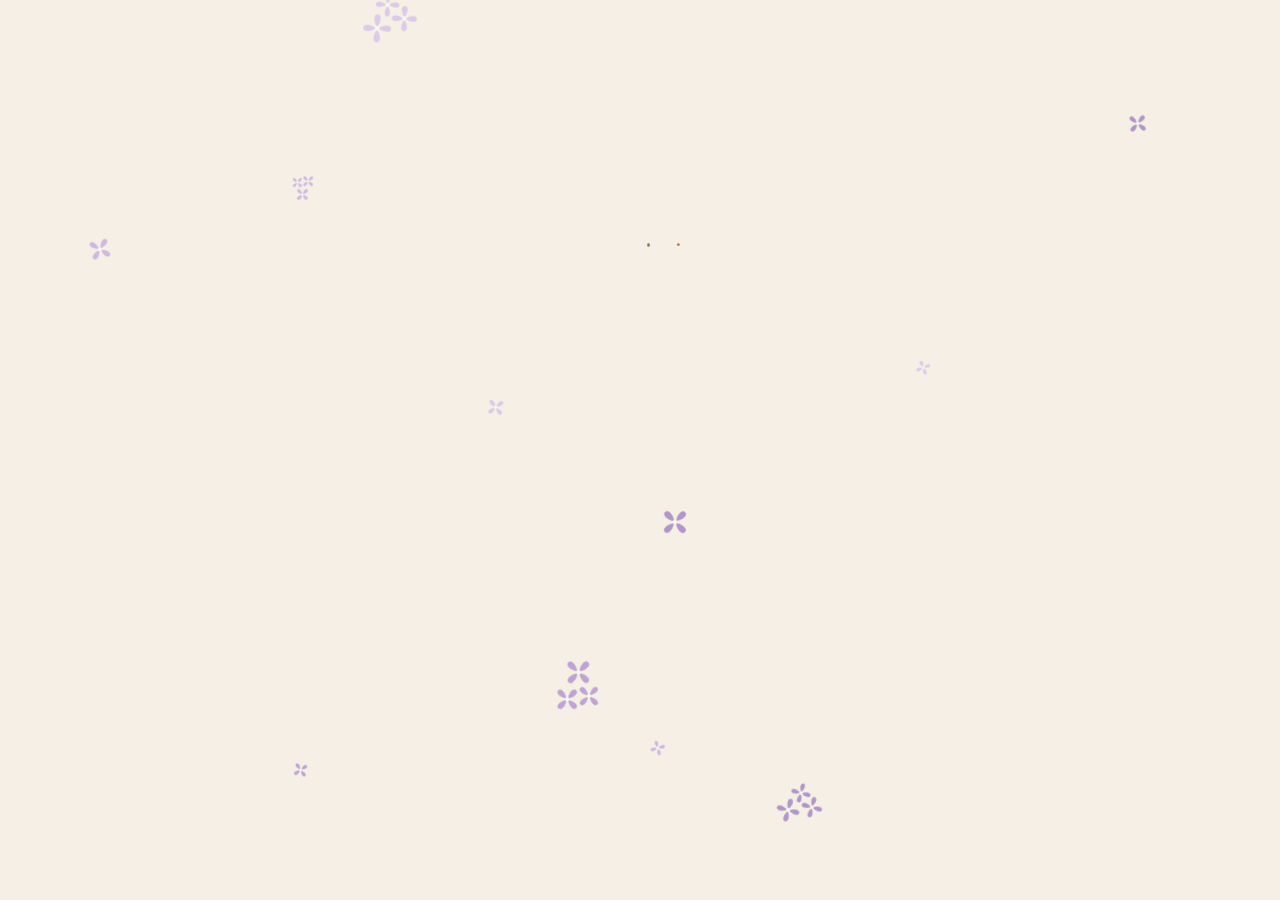
<file: welcome.html>
<!doctype html>
<html lang="en">
<head>
  <meta charset="utf-8">
  <meta name="viewport" content="width=device-width, initial-scale=1">
  <title>You're in: Partner Boot Camp</title>
  <meta name="description" content="You and your partner are both on the Partner Boot Camp list.">
  <meta name="robots" content="noindex">
  <meta http-equiv="Content-Security-Policy" content="default-src 'self'; script-src 'self'; style-src 'self' https://fonts.googleapis.com; font-src https://fonts.gstatic.com; img-src 'self' data:; base-uri 'self'; object-src 'none'">
  <meta name="referrer" content="strict-origin-when-cross-origin">
  <meta name="theme-color" content="#F5EFE6">
  <link rel="icon" href="assets/favicon.svg" type="image/svg+xml">
  <link rel="preconnect" href="https://fonts.googleapis.com">
  <link rel="preconnect" href="https://fonts.gstatic.com" crossorigin>
  <link rel="stylesheet" href="https://fonts.googleapis.com/css2?family=DM+Sans:opsz,wght@9..40,400..700&family=Fraunces:ital,opsz,wght,SOFT,WONK@0,9..144,300..700,0..100,0..1;1,9..144,300..700,0..100,0..1&display=swap">
  <link rel="stylesheet" href="css/styles.css">
  <script defer src="vendor/gsap.min.js"></script>
  <script defer src="vendor/DrawSVGPlugin.min.js"></script>
  <script defer src="js/welcome.js"></script>
</head>
<body>
  <main class="welcome">
    <div class="petals" aria-hidden="true" data-petals></div>
    <div class="welcome__inner">
      <svg class="art" viewBox="0 0 120 120" aria-hidden="true" data-draw>
        <circle cx="46" cy="70" r="22"/>
        <circle class="art__accent" cx="74" cy="70" r="22"/>
        <path class="art__accent" d="M60 36 c-6 -4 -9 -7 -9 -10 a4.5 4.5 0 0 1 9 -1 a4.5 4.5 0 0 1 9 1 c0 3 -3 6 -9 10 z"/>
        <path d="M18 24 v10 M13 29 h10 M102 22 v10 M97 27 h10"/>
      </svg>
      <h1>You're in. Together.</h1>
      <p>Thanks for saying yes. You and your partner are both on the Partner Boot Camp list now. We'll write when the first cohort opens, with a few small ideas worth trying before then.</p>
      <a class="btn" href="./">See what we're building</a>
    </div>
  </main>
</body>
</html>
</file>
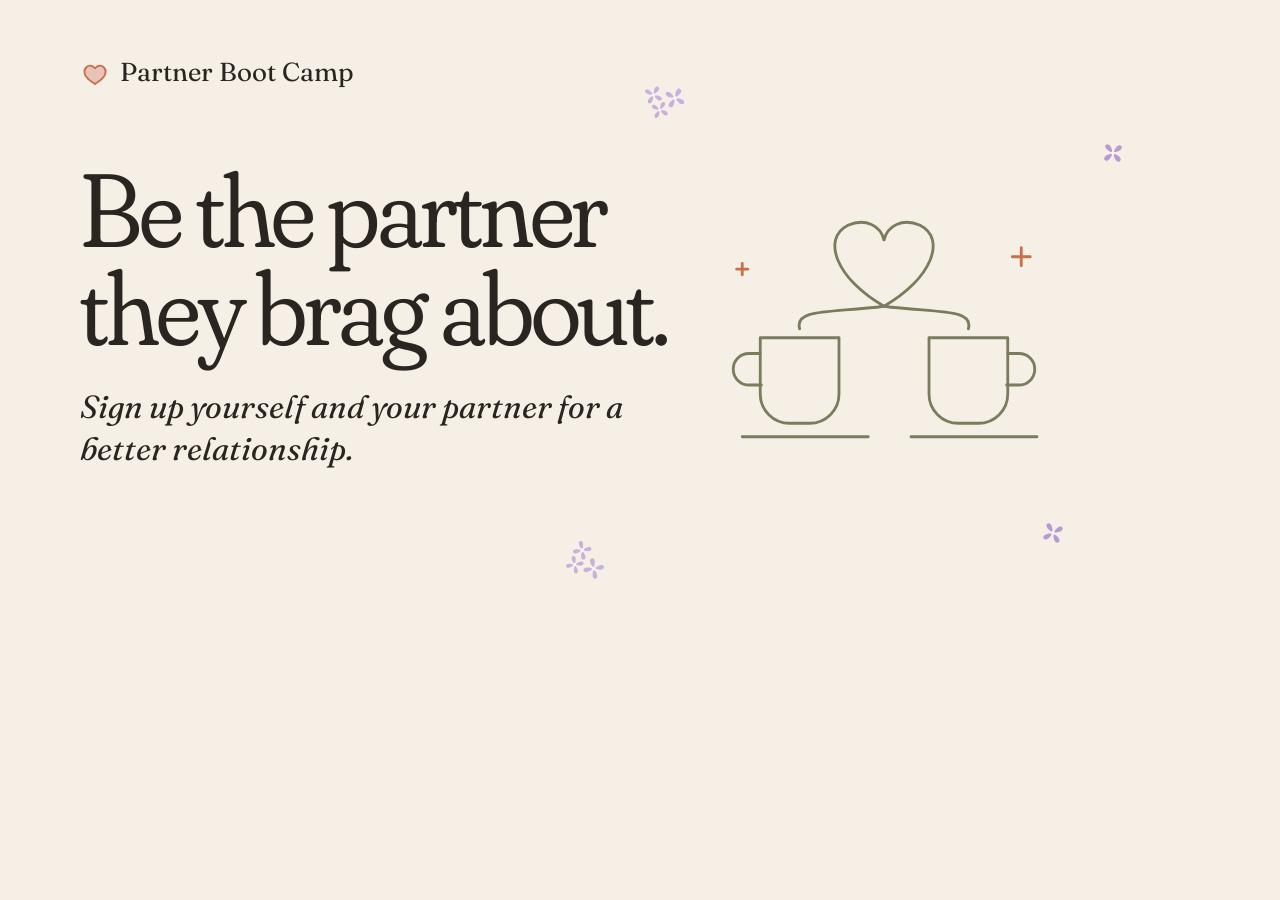
<file: tools/og.html>
<!doctype html>
<html lang="en">
<head>
<meta charset="utf-8">
<link rel="stylesheet" href="https://fonts.googleapis.com/css2?family=DM+Sans:opsz,wght@9..40,400..700&family=Fraunces:ital,opsz,wght,SOFT,WONK@0,9..144,300..700,0..100,0..1;1,9..144,300..700,0..100,0..1&display=block">
<style>
  html, body { margin: 0; width: 1200px; height: 630px; background: #F5EFE6; color: #2B2522; overflow: hidden; }
  .wrap { position: relative; height: 100%; padding: 72px 80px; box-sizing: border-box; display: grid; grid-template-columns: 1.5fr 1fr; align-items: center; }
  h1 { font: 350 104px/0.95 "Fraunces", serif; font-variation-settings: "SOFT" 100, "WONK" 1; letter-spacing: -0.03em; margin: 0 0 28px; }
  p { font: italic 400 32px/1.3 "Fraunces", serif; margin: 0; max-width: 560px; }
  .mark { position: absolute; left: 80px; top: 56px; font: 400 26px "Fraunces", serif; display: flex; gap: 10px; align-items: center; }
  svg.art { width: 360px; fill: none; stroke: #7A7D5C; stroke-width: 2.5; stroke-linecap: round; stroke-linejoin: round; overflow: visible; }
  .accent { stroke: #C96F4A; }
  .petal { position: absolute; width: 26px; fill: #B79BD0; }
  .petal--cluster { width: 46px; fill: #C9B1DE; }
  .eye { fill: #FBF8F3; }
</style>
</head>
<body>
<div class="wrap">
  <div class="mark"><svg width="30" viewBox="0 0 40 40"><path d="M8 26 C 2 16, 12 6, 20 15 C 28 6, 38 16, 32 26 C 28 32, 22 34, 20 36 C 18 34, 12 32, 8 26 Z" fill="#E8C4B8" stroke="#C96F4A" stroke-width="2.5" stroke-linejoin="round"/></svg>Partner Boot Camp</div>
  <div>
    <h1>Be the partner they brag about.</h1>
    <p>Sign up yourself and your partner for a better relationship.</p>
  </div>
  <svg class="art" viewBox="0 0 320 260">
    <path d="M85 142 C 80 124, 112 128, 160 122 C 118 98, 104 62, 128 50 C 144 43, 157 51, 160 63"/>
    <path d="M235 142 C 240 124, 208 128, 160 122 C 202 98, 216 62, 192 50 C 176 43, 163 51, 160 63"/>
    <path d="M50 150 h70 v50 a26 26 0 0 1 -26 26 h-18 a26 26 0 0 1 -26 -26 z"/>
    <path d="M50 164 h-10 a14 14 0 0 0 0 28 h11"/>
    <path d="M200 150 h70 v50 a26 26 0 0 1 -26 26 h-18 a26 26 0 0 1 -26 -26 z"/>
    <path d="M270 164 h10 a14 14 0 0 1 0 28 h-11"/>
    <path d="M34 238 h112 M184 238 h112"/>
    <path class="accent" d="M282 70 v16 M274 78 h16 M34 84 v10 M29 89 h10"/>
  </svg>
</div>
<svg class="petal petal--cluster" style="left:640px;top:80px;transform:rotate(30deg)" viewBox="0 0 44 42"><g transform="translate(0 9) scale(0.9)"><path d="M12 11 C 9 7, 9 2, 12 2 C 15 2, 15 7, 12 11 Z M13 12 C 17 9, 22 9, 22 12 C 22 15, 17 15, 13 12 Z M12 13 C 15 17, 15 22, 12 22 C 9 22, 9 17, 12 13 Z M11 12 C 7 15, 2 15, 2 12 C 2 9, 7 9, 11 12 Z"/><circle class="eye" cx="12" cy="12" r="1.6"/></g><g transform="translate(18 0) scale(1)"><path d="M12 11 C 9 7, 9 2, 12 2 C 15 2, 15 7, 12 11 Z M13 12 C 17 9, 22 9, 22 12 C 22 15, 17 15, 13 12 Z M12 13 C 15 17, 15 22, 12 22 C 9 22, 9 17, 12 13 Z M11 12 C 7 15, 2 15, 2 12 C 2 9, 7 9, 11 12 Z"/><circle class="eye" cx="12" cy="12" r="1.6"/></g><g transform="translate(13 19) scale(0.85)"><path d="M12 11 C 9 7, 9 2, 12 2 C 15 2, 15 7, 12 11 Z M13 12 C 17 9, 22 9, 22 12 C 22 15, 17 15, 13 12 Z M12 13 C 15 17, 15 22, 12 22 C 9 22, 9 17, 12 13 Z M11 12 C 7 15, 2 15, 2 12 C 2 9, 7 9, 11 12 Z"/><circle class="eye" cx="12" cy="12" r="1.6"/></g></svg>
<svg class="petal" style="left:1100px;top:140px;transform:rotate(-40deg)" viewBox="0 0 24 24"><g transform="translate(0 0) scale(1)"><path d="M12 11 C 9 7, 9 2, 12 2 C 15 2, 15 7, 12 11 Z M13 12 C 17 9, 22 9, 22 12 C 22 15, 17 15, 13 12 Z M12 13 C 15 17, 15 22, 12 22 C 9 22, 9 17, 12 13 Z M11 12 C 7 15, 2 15, 2 12 C 2 9, 7 9, 11 12 Z"/><circle class="eye" cx="12" cy="12" r="1.6"/></g></svg>
<svg class="petal petal--cluster" style="left:560px;top:540px;transform:rotate(80deg)" viewBox="0 0 44 42"><g transform="translate(0 9) scale(0.9)"><path d="M12 11 C 9 7, 9 2, 12 2 C 15 2, 15 7, 12 11 Z M13 12 C 17 9, 22 9, 22 12 C 22 15, 17 15, 13 12 Z M12 13 C 15 17, 15 22, 12 22 C 9 22, 9 17, 12 13 Z M11 12 C 7 15, 2 15, 2 12 C 2 9, 7 9, 11 12 Z"/><circle class="eye" cx="12" cy="12" r="1.6"/></g><g transform="translate(18 0) scale(1)"><path d="M12 11 C 9 7, 9 2, 12 2 C 15 2, 15 7, 12 11 Z M13 12 C 17 9, 22 9, 22 12 C 22 15, 17 15, 13 12 Z M12 13 C 15 17, 15 22, 12 22 C 9 22, 9 17, 12 13 Z M11 12 C 7 15, 2 15, 2 12 C 2 9, 7 9, 11 12 Z"/><circle class="eye" cx="12" cy="12" r="1.6"/></g><g transform="translate(13 19) scale(0.85)"><path d="M12 11 C 9 7, 9 2, 12 2 C 15 2, 15 7, 12 11 Z M13 12 C 17 9, 22 9, 22 12 C 22 15, 17 15, 13 12 Z M12 13 C 15 17, 15 22, 12 22 C 9 22, 9 17, 12 13 Z M11 12 C 7 15, 2 15, 2 12 C 2 9, 7 9, 11 12 Z"/><circle class="eye" cx="12" cy="12" r="1.6"/></g></svg>
<svg class="petal" style="left:1040px;top:520px;transform:rotate(150deg)" viewBox="0 0 24 24"><g transform="translate(0 0) scale(1)"><path d="M12 11 C 9 7, 9 2, 12 2 C 15 2, 15 7, 12 11 Z M13 12 C 17 9, 22 9, 22 12 C 22 15, 17 15, 13 12 Z M12 13 C 15 17, 15 22, 12 22 C 9 22, 9 17, 12 13 Z M11 12 C 7 15, 2 15, 2 12 C 2 9, 7 9, 11 12 Z"/><circle class="eye" cx="12" cy="12" r="1.6"/></g></svg>
</body>
</html>
</file>
<file: vendor/lenis.css>
html.lenis,
html.lenis body {
  height: auto;
}

.lenis:not(.lenis-autoToggle).lenis-stopped {
  overflow: clip;
}

.lenis [data-lenis-prevent],
.lenis [data-lenis-prevent-wheel],
.lenis [data-lenis-prevent-touch],
.lenis [data-lenis-prevent-vertical],
.lenis [data-lenis-prevent-horizontal] {
  overscroll-behavior: contain;
}

.lenis.lenis-smooth iframe {
  pointer-events: none;
}

.lenis.lenis-autoToggle {
  transition-property: overflow;
  transition-duration: 1ms;
  transition-behavior: allow-discrete;
}
</file>
<file: css/styles.css>
/* Partner Boot Camp: storybook landing page */

:root {
  --cream: #F5EFE6;
  --paper: #FBF8F3;
  --olive: #7A7D5C;
  --olive-deep: #5E6146;
  --terracotta: #C96F4A;
  --blush: #E8C4B8;
  --lilac: #B79BD0;
  --ink: #2B2522;
  --ink-soft: #574C46;

  --serif: "Fraunces", "Iowan Old Style", Georgia, serif;
  --sans: "DM Sans", system-ui, -apple-system, "Segoe UI", sans-serif;

  --gutter: clamp(1rem, 4vw, 3rem);
  --wide: 76rem;
  --measure: 36rem;
  --chapter-pad: clamp(5rem, 12vw, 10rem);
  --radius-pill: 999px;
  --radius-soft: 1.25rem;
}

*, *::before, *::after { box-sizing: border-box; }

html { -webkit-text-size-adjust: 100%; }

body {
  margin: 0;
  background: var(--cream);
  color: var(--ink);
  font-family: var(--sans);
  font-size: 1.0625rem;
  line-height: 1.6;
  font-optical-sizing: auto;
  overflow-x: clip;
}

img, svg { display: block; max-width: 100%; }

h1, h2, h3 {
  font-family: var(--serif);
  font-weight: 400;
  font-variation-settings: "SOFT" 100, "WONK" 1;
  line-height: 1.05;
  letter-spacing: -0.015em;
  margin: 0;
  text-wrap: balance;
}

p { margin: 0 0 1em; text-wrap: pretty; }
p:last-child { margin-bottom: 0; }

a { color: inherit; }

:focus-visible {
  outline: 3px solid var(--terracotta);
  outline-offset: 3px;
  border-radius: 6px;
}

.skip {
  position: absolute;
  left: 1rem;
  top: -4rem;
  z-index: 20;
  padding: 0.6rem 1rem;
  background: var(--ink);
  color: var(--paper);
  border-radius: var(--radius-pill);
  text-decoration: none;
}
.skip:focus { top: 1rem; }

/* Line art */
.art {
  fill: none;
  stroke: var(--olive);
  stroke-width: 2.5;
  stroke-linecap: round;
  stroke-linejoin: round;
  overflow: visible;
}
.art .art__accent { stroke: var(--terracotta); }
.moment__badge {
  fill: var(--terracotta);
  stroke: none;
  font-family: var(--serif);
  font-size: 25px;
  font-weight: 600;
  letter-spacing: -0.02em;
}
.moment__badge-sub {
  fill: var(--olive-deep);
  stroke: none;
  font-family: var(--serif);
  font-style: italic;
  font-size: 11px;
}
.art .art__heart { fill: var(--blush); }

/* Buttons */
.btn {
  --x: 50%;
  --y: 50%;
  position: relative;
  isolation: isolate;
  overflow: hidden;
  display: inline-flex;
  align-items: center;
  justify-content: center;
  min-height: 3.25rem;
  padding: 0.85rem 1.9rem;
  border: 0;
  border-radius: var(--radius-pill);
  background: var(--terracotta);
  color: var(--paper);
  font: 700 1.1875rem/1.1 var(--sans);
  letter-spacing: 0.005em;
  text-decoration: none;
  cursor: pointer;
  transition: color 0.35s ease, transform 0.35s cubic-bezier(.2,.8,.2,1);
}
.btn::before {
  content: "";
  position: absolute;
  left: var(--x);
  top: var(--y);
  width: 2rem;
  height: 2rem;
  margin: -1rem 0 0 -1rem;
  border-radius: 50%;
  background: var(--blush);
  transform: scale(0);
  transition: transform 0.55s cubic-bezier(.2,.8,.2,1);
  z-index: -1;
}
.btn:hover, .btn:focus-visible { color: var(--ink); }
.btn:hover::before, .btn:focus-visible::before { transform: scale(18); }
.btn:active { transform: scale(0.97); }
.btn[disabled] { opacity: 0.6; cursor: progress; }

.btn--quiet {
  background: transparent;
  color: var(--ink);
  box-shadow: inset 0 0 0 2px var(--ink);
}
.btn--quiet::before { background: var(--paper); }

.link {
  font-weight: 600;
  text-decoration: underline;
  text-decoration-color: var(--terracotta);
  text-decoration-thickness: 2px;
  text-underline-offset: 0.3em;
}
.link:hover { text-decoration-color: var(--ink); }

/* Masthead */
.masthead {
  position: absolute;
  inset: 0 0 auto 0;
  z-index: 5;
  display: flex;
  align-items: center;
  justify-content: space-between;
  gap: 1rem;
  padding: 1.25rem var(--gutter);
}
.wordmark {
  display: inline-flex;
  align-items: center;
  gap: 0.5rem;
  font-family: var(--serif);
  font-size: 1.25rem;
  font-variation-settings: "SOFT" 100, "WONK" 1;
  text-decoration: none;
}
.wordmark__mark {
  width: 1.6rem;
  fill: var(--blush);
  stroke: var(--terracotta);
  stroke-width: 2.5;
  stroke-linejoin: round;
}
.masthead__cta {
  font-weight: 600;
  font-size: 0.9375rem;
  text-decoration: none;
  padding: 0.5rem 1rem;
  border-radius: var(--radius-pill);
  box-shadow: inset 0 0 0 2px var(--ink);
  transition: background 0.3s ease;
}
.masthead__cta:hover { background: var(--paper); }
.masthead__nav {
  display: flex;
  align-items: center;
  gap: 1.25rem;
}
.masthead__link {
  font-weight: 600;
  font-size: 0.9375rem;
  text-decoration: underline;
  text-decoration-color: var(--terracotta);
  text-decoration-thickness: 2px;
  text-underline-offset: 0.3em;
}
.masthead__link:hover { text-decoration-color: var(--ink); }
.wordmark span, .masthead__cta { white-space: nowrap; }
@media (max-width: 520px) {
  .masthead__cta { display: none; }
}

/* Chapters */
.chapter {
  position: relative;
  padding: var(--chapter-pad) var(--gutter);
}
/* Alternating chapter backgrounds, set per section: the pinned Chapter 3 gets wrapped in a
   pin-spacer on desktop, which would throw off an nth-of-type count for every section after it. */
.story, .levels, .reading, .join { background: var(--paper); }
.story .moment__dot { box-shadow: 0 0 0 6px var(--paper); }
.story .spread { background: var(--cream); }

.chapter__head {
  max-width: var(--wide);
  margin: 0 auto clamp(3rem, 7vw, 5rem);
}
.chapter__head > * { max-width: 44rem; }
.chapter__num {
  font-family: var(--serif);
  font-style: italic;
  font-size: 1.125rem;
  color: var(--olive-deep);
  margin-bottom: 0.75rem;
}
.chapter h2 {
  font-size: clamp(2.5rem, 6.5vw, 5rem);
  margin-bottom: 1.25rem;
}
.lede {
  font-size: clamp(1.125rem, 2vw, 1.375rem);
  line-height: 1.5;
  color: var(--ink-soft);
  max-width: var(--measure);
}

/* Opening */
.opening {
  min-height: 100svh;
  display: flex;
  flex-direction: column;
  justify-content: center;
  padding-top: clamp(7rem, 14vw, 9rem);
  overflow: hidden;
}
.opening__inner {
  position: relative;
  z-index: 1;
  width: 100%;
  max-width: var(--wide);
  margin: 0 auto;
  display: grid;
  gap: clamp(2rem, 5vw, 4rem);
  align-items: center;
}
.opening__title {
  font-size: clamp(3.25rem, 10.5vw, 8.25rem);
  font-weight: 350;
  line-height: 1.1;
  letter-spacing: -0.03em;
  margin-bottom: clamp(1.25rem, 3vw, 2rem);
}
.opening__tagline {
  font-family: var(--serif);
  font-style: italic;
  font-size: clamp(1.25rem, 2.6vw, 1.75rem);
  line-height: 1.35;
  max-width: 30rem;
  margin-bottom: 2rem;
}
.opening__actions {
  display: flex;
  flex-wrap: wrap;
  align-items: center;
  gap: 1rem 1.75rem;
  margin-bottom: 2rem;
}
.opening__aside {
  color: var(--ink-soft);
  max-width: 28rem;
  font-size: 1rem;
}
.opening__art {
  width: min(100%, 26rem);
  justify-self: center;
}
.opening__scroll {
  position: relative;
  z-index: 1;
  max-width: var(--wide);
  width: 100%;
  margin: clamp(2.5rem, 6vw, 4rem) auto 0;
  font-family: var(--serif);
  font-style: italic;
  color: var(--olive-deep);
}

.petals {
  position: absolute;
  inset: 0;
  pointer-events: none;
  overflow: hidden;
}
.petal {
  position: absolute;
  top: -3rem;
  width: 1.7rem;
  fill: var(--lilac);
  opacity: 0.9;
}
.petal--cluster { width: 3rem; }
.lilac__eye { fill: var(--paper); }

@media (min-width: 900px) {
  .opening__inner { grid-template-columns: 1.35fr 1fr; }
  .opening__art { justify-self: end; }
}

/* Timeline */
.timeline {
  position: relative;
  max-width: var(--wide);
  margin: 0 auto;
}
.timeline::before {
  content: "";
  position: absolute;
  top: 0;
  bottom: 0;
  left: 1.25rem;
  border-left: 2px dashed var(--blush);
}
.timeline__thread {
  position: absolute;
  inset: 0;
  width: 100%;
  height: 100%;
  overflow: visible;
  pointer-events: none;
  fill: none;
  stroke: var(--olive);
  stroke-width: 3;
  stroke-linecap: round;
}
.timeline__list {
  list-style: none;
  margin: 0;
  padding: 0;
  display: grid;
  gap: clamp(3.5rem, 9vw, 6.5rem);
}
.moment {
  position: relative;
  display: grid;
  grid-template-columns: 2.5rem 1fr;
  column-gap: 1.25rem;
  row-gap: 1rem;
}
.moment__dot {
  grid-column: 1;
  grid-row: 1;
  justify-self: center;
  align-self: start;
  width: 1rem;
  height: 1rem;
  margin-top: 0.4rem;
  border-radius: 50%;
  background: var(--terracotta);
  box-shadow: 0 0 0 6px var(--cream);
  position: relative;
  z-index: 1;
}
.moment__art {
  grid-column: 2;
  width: 6.5rem;
}
.moment__text {
  grid-column: 2;
  max-width: 30rem;
}
.moment__date {
  font-family: var(--serif);
  font-style: italic;
  color: var(--olive-deep);
  margin-bottom: 0.35rem;
}
.moment h3 {
  font-size: clamp(1.75rem, 3.6vw, 2.5rem);
  margin-bottom: 0.6rem;
}

@media (min-width: 900px) {
  .timeline::before { left: 50%; }
  .moment {
    grid-template-columns: 1fr 4rem 1fr;
    column-gap: 2.5rem;
    align-items: center;
  }
  .moment__dot { grid-column: 2; align-self: center; margin: 0; }
  .moment__art { grid-row: 1; width: 9rem; }
  .moment__text { grid-row: 1; }
  .moment:nth-child(odd) .moment__text { grid-column: 1; justify-self: end; text-align: right; }
  .moment:nth-child(odd) .moment__art { grid-column: 3; justify-self: start; }
  .moment:nth-child(even) .moment__text { grid-column: 3; }
  .moment:nth-child(even) .moment__art { grid-column: 1; justify-self: end; }
}

/* Spread: airport flowers */
.spread {
  max-width: var(--wide);
  margin: clamp(5rem, 12vw, 9rem) auto 0;
  display: grid;
  gap: clamp(2rem, 5vw, 4rem);
  align-items: center;
  padding: clamp(2rem, 5vw, 4rem);
  background: var(--paper);
  border-radius: 2.5rem 2.5rem 2.5rem 0.75rem;
}
.spread__art { width: min(100%, 24rem); justify-self: center; }
.spread__copy h3 {
  font-size: clamp(2.25rem, 5.5vw, 4rem);
  margin-bottom: 1.25rem;
}
.spread__copy p:not(.chapter__num) { max-width: var(--measure); font-size: 1.125rem; }
@media (min-width: 900px) {
  .spread { grid-template-columns: 1fr 1.4fr; }
}

/* Her side */
.herside__grid {
  max-width: var(--wide);
  margin: 0 auto;
  display: grid;
  gap: clamp(3rem, 7vw, 5rem);
  align-items: center;
}
.herside__quote {
  margin: 0;
  font-family: var(--serif);
  font-size: clamp(1.75rem, 4vw, 2.75rem);
  font-style: italic;
  font-weight: 350;
  line-height: 1.25;
  font-variation-settings: "SOFT" 100, "WONK" 1;
}
.herside__quote footer {
  margin-top: 1.5rem;
  font-family: var(--sans);
  font-style: normal;
  font-size: 1rem;
  font-weight: 600;
}

/* Levels */
.levels__viewport {
  max-width: var(--wide);
  margin: 0 auto;
}
.levels__track {
  list-style: none;
  margin: 0;
  padding: 0;
  display: grid;
  gap: clamp(3rem, 8vw, 4.5rem);
}
.level {
  max-width: 34rem;
}
.level__art { width: 6rem; margin-bottom: 1.25rem; }
.level__num {
  font-family: var(--serif);
  font-style: italic;
  color: var(--olive-deep);
  margin-bottom: 0.25rem;
}
.level h3 {
  font-size: clamp(2rem, 4vw, 3rem);
  margin-bottom: 0.75rem;
}

/* Horizontal storybook spread, added by JS on wide screens with motion allowed */
.levels.is-horizontal { overflow: hidden; }
.levels.is-pinned-whole {
  min-height: 100vh;
  display: flex;
  flex-direction: column;
  justify-content: center;
  padding-block: clamp(2.5rem, 7vh, 5rem);
}
.levels.is-pinned-whole .chapter__head { margin-bottom: clamp(2rem, 5vh, 3.5rem); width: 100%; }
.levels.is-horizontal .level__art { width: 7rem; }
.levels.is-horizontal .levels__viewport { max-width: none; margin: 0 calc(var(--gutter) * -1); }
.levels.is-horizontal .levels__track {
  display: flex;
  gap: 0;
  width: max-content;
  padding-left: max(var(--gutter), calc((100vw - var(--wide)) / 2));
}
.levels.is-horizontal .level {
  width: min(34rem, 42vw);
  max-width: none;
  margin-right: clamp(3rem, 7vw, 7rem);
  padding-left: clamp(1.5rem, 3vw, 3rem);
  border-left: 2px solid var(--blush);
}

/* Philosophy */
.philosophy__grid {
  max-width: var(--wide);
  margin: 0 auto;
  display: grid;
  gap: clamp(2.5rem, 6vw, 5rem);
  align-items: center;
}
.scoreboard {
  position: relative;
  width: min(100%, 26rem);
}
.scoreboard__label {
  fill: var(--ink);
  stroke: none;
  font-family: var(--serif);
  font-style: italic;
  font-size: 15px;
  text-anchor: middle;
}
.scoreboard__scribble { stroke: var(--terracotta); stroke-width: 4; }
.scoreboard__result {
  position: absolute;
  inset: 0;
  display: grid;
  place-items: center;
  margin: 0;
  font-family: var(--serif);
  font-size: clamp(3.5rem, 9vw, 5.5rem);
  font-weight: 500;
  font-variation-settings: "SOFT" 100, "WONK" 1;
  color: var(--ink);
  text-shadow: 0 0 18px var(--paper), 0 0 6px var(--paper);
  pointer-events: none;
}
.philosophy__copy p:not(.lede) { max-width: var(--measure); }
.philosophy__copy .lede {
  font-family: var(--serif);
  font-style: italic;
  font-size: clamp(1.5rem, 3vw, 2rem);
  color: var(--ink);
  margin-bottom: 1.25rem;
}
/* Capsule teaser, closes the philosophy chapter */
.teaser {
  max-width: var(--wide);
  margin: clamp(4rem, 10vw, 7rem) auto 0;
  display: grid;
  gap: clamp(2rem, 5vw, 4rem);
  align-items: center;
  padding: clamp(2rem, 5vw, 4rem);
  background: var(--paper);
  border-radius: 2.5rem 2.5rem 2.5rem 0.75rem;
}
.teaser__art { width: min(100%, 14rem); justify-self: center; }
.teaser__copy h3 {
  font-size: clamp(2.25rem, 5.5vw, 4rem);
  margin-bottom: 1.25rem;
}
.teaser__copy p:not(.chapter__num) { max-width: var(--measure); font-size: 1.125rem; }
.teaser__actions {
  display: flex;
  flex-wrap: wrap;
  align-items: center;
  gap: 1rem 1.75rem;
  margin-top: 1.75rem;
}
.blank-grade {
  fill: var(--terracotta);
  stroke: none;
  font-family: var(--serif);
  font-size: 46px;
  text-anchor: middle;
}
@media (min-width: 900px) {
  .teaser { grid-template-columns: 1fr 2fr; }
  .philosophy__grid { grid-template-columns: 1fr 1.1fr; }
}

/* Reading list: 3D books. Spine faces the reader; the cover sits on the left side and turns forward. */
.reading { overflow-x: clip; }
.shelf {
  --u: clamp(0.6rem, 2.6vw, 1rem);
  --oswald: "Oswald", "Arial Narrow", sans-serif;
  display: flex;
  flex-direction: column;
  align-items: center;
  max-width: var(--wide);
  margin: 0 auto;
}
.shelf__books {
  position: relative;
  list-style: none;
  margin: 0;
  padding: calc(var(--u) * 3) 0 0;
  display: flex;
  align-items: flex-end;
  gap: calc(var(--u) * 0.2);
}
.slot { position: relative; flex: 0 0 auto; font-size: var(--u); }
.slot.is-closing { z-index: 2; }
.slot.is-active { z-index: 3; }
.slot--8080 { --t: 3.1; --h: 15.6; }
.slot--nstd { --t: 3.3; --h: 15.8; }
.slot--uh { --t: 3.4; --h: 15.8; }
.slot--mic { --t: 2.9; --h: 13.2; }
.slot--aoh { --t: 3.6; --h: 16.6; }
.slot--eight { --t: 3; --h: 15.2; }
.slot--let { --t: 3.6; --h: 15.8; }
.slot--perry { --t: 3.2; --h: 13.4; }

.book {
  --tw: calc(var(--t) * 1em);
  --d: calc(var(--h) * 0.68em);
  position: relative;
  display: block;
  width: var(--tw);
  height: calc(var(--h) * 1em);
  padding: 0;
  border: 0;
  background: none;
  font: inherit;
  color: inherit;
  cursor: pointer;
  transform-style: preserve-3d;
  transform-origin: 50% 50% calc(var(--d) / -2);
}
.book:focus-visible { outline: none; }
.book:focus-visible .book__spine { outline: 3px solid var(--terracotta); outline-offset: 3px; }

.book__spine,
.book__cover {
  position: absolute;
  top: 0;
  height: 100%;
  overflow: hidden;
  border-radius: 0.2em 0.2em 0.1em 0.1em;
  backface-visibility: hidden;
  -webkit-backface-visibility: hidden;
}
.book__spine {
  left: 0;
  width: 100%;
  display: flex;
  align-items: center;
  justify-content: space-between;
  writing-mode: vertical-rl;
  padding: 0.9em 0;
  box-shadow: inset -0.45em 0 0.5em -0.3em rgba(43, 37, 34, 0.3), inset 0.3em 0 0.3em -0.25em rgba(255, 255, 255, 0.4);
}
.book__cover {
  left: calc((var(--tw) - var(--d)) / 2);
  width: var(--d);
  display: flex;
  flex-direction: column;
  padding: 0.9em 0.85em;
  transform: translateZ(calc(var(--d) / -2)) rotateY(-90deg) translateZ(calc(var(--tw) / 2));
  box-shadow: inset 0.7em 0 0.6em -0.5em rgba(43, 37, 34, 0.35), 0 1.2em 2em -1em rgba(43, 37, 34, 0.45);
  text-align: center;
}
.book.is-open-fallback { transform: translateZ(calc(var(--d) * 0.8)) rotateY(90deg); transition: transform 1.1s cubic-bezier(0.65, 0, 0.35, 1); }

.sp-title, .sp-author { white-space: nowrap; line-height: 1; }
.sp-title { font: 700 1em/1 var(--oswald); text-transform: uppercase; letter-spacing: 0.02em; }
.sp-author { font: 600 0.72em/1 var(--oswald); text-transform: uppercase; letter-spacing: 0.08em; }

.rainbow {
  color: transparent;
  -webkit-background-clip: text;
  background-clip: text;
}
.book__spine .rainbow { background-image: linear-gradient(180deg, #E8483B, #F08A3E, #F2C14E, #6DBE6B, #3E9BD6); }
.book__cover .rainbow { background-image: linear-gradient(90deg, #E8483B, #F08A3E, #F2C14E, #6DBE6B, #3E9BD6); }

/* The 80/80 Marriage */
.slot--8080 .book__spine, .slot--8080 .book__cover { background: #F5F1E8; color: #1E1B19; }
.slot--8080 .sp-title { font-size: 1.1em; }
.slot--8080 .sp-author { color: #D9472E; }
.slot--8080 .cv-row { display: flex; justify-content: space-between; font: 600 0.6em/1.1 var(--oswald); text-transform: uppercase; color: #D9472E; }
.slot--8080 .cv-the { margin-top: 0.4em; font: 700 2.2em/1 var(--oswald); text-transform: uppercase; }
.slot--8080 .cv-num { font: 700 3.3em/0.95 var(--oswald); }
.slot--8080 .cv-word { font: 700 1.9em/1 var(--oswald); text-transform: uppercase; }
.slot--8080 .cv-sub { margin-top: auto; font: 600 0.6em/1.25 var(--oswald); text-transform: uppercase; color: #3E7FC1; letter-spacing: 0.04em; }

/* Never Split the Difference */
.slot--nstd .book__spine, .slot--nstd .book__cover { background: #F5CF1D; color: #141414; }
.slot--nstd .book__spine { justify-content: flex-start; padding-top: 0.8em; }
.slot--nstd .sp-title { writing-mode: horizontal-tb; white-space: normal; font-size: 0.6em; line-height: 1.02; text-align: center; }
.slot--nstd .sp-band {
  position: absolute;
  left: 0;
  right: 0;
  bottom: 0;
  height: 28%;
  display: flex;
  align-items: center;
  justify-content: center;
  writing-mode: horizontal-tb;
  background: #D42A2A;
  clip-path: polygon(0 7%, 14% 1%, 28% 6%, 44% 0, 60% 6%, 76% 1%, 90% 6%, 100% 2%, 100% 100%, 0 100%);
}
.slot--nstd .sp-author { white-space: normal; text-align: center; font-size: 0.55em; color: #FFF4D6; line-height: 1.05; }
.slot--nstd .cv-kicker { font: 600 0.5em/1.2 var(--oswald); text-transform: uppercase; letter-spacing: 0.08em; }
.slot--nstd .cv-title { margin-top: 0.5em; font: 700 1.75em/0.95 var(--oswald); text-transform: uppercase; }
.slot--nstd .cv-band {
  margin: auto -1em 0;
  padding: 1em 1.1em 0.6em;
  background: #D42A2A;
  color: #FFF8E6;
  font: 700 0.72em/1.15 var(--oswald);
  text-transform: uppercase;
  clip-path: polygon(0 12%, 10% 3%, 22% 10%, 36% 0, 50% 9%, 64% 2%, 78% 10%, 90% 2%, 100% 8%, 100% 100%, 0 100%);
}
.slot--nstd .cv-author { margin: 0 -0.85em -0.9em; padding: 0.15em 0 0.8em; background: #D42A2A; font: 700 1.2em/1 var(--oswald); text-transform: uppercase; letter-spacing: 0.04em; }

/* Unreasonable Hospitality */
.slot--uh .book__spine, .slot--uh .book__cover { background: #F4E53A; color: #1F2B5C; }
.slot--uh .sp-title { font-size: 0.95em; line-height: 1.02; white-space: normal; }
.slot--uh .sp-white, .slot--uh .cv-white { color: #FFFFFF; }
.slot--uh .cv-author { align-self: flex-end; font: 700 0.75em/1 var(--oswald); text-transform: uppercase; text-align: right; }
.slot--uh .cv-navy, .slot--uh .cv-white { font: 700 2.75em/0.86 var(--oswald); text-transform: uppercase; text-align: left; letter-spacing: -0.01em; }
.slot--uh .cv-navy { margin-top: 0.15em; }

/* Mating in Captivity */
.slot--mic .book__spine, .slot--mic .book__cover { background: #EFE6D3; color: #1F2E4F; }
.slot--mic .sp-match { display: block; width: 0.32em; height: 1.7em; border-radius: 0.2em; background: linear-gradient(#C8352B 0 26%, #D8B27A 26%); }
.slot--mic .sp-title { padding: 0.45em 0.3em; background: #1F2E4F; color: #F3EBDD; font-weight: 600; font-size: 0.82em; line-height: 1.05; white-space: normal; }
.slot--mic .sp-author { font-size: 0.62em; }
.slot--mic .cv-matches { display: flex; justify-content: center; gap: 0.38em; margin-top: 0.4em; }
.slot--mic .cv-matches i { display: block; width: 0.42em; height: 2.4em; border-radius: 0.22em 0.22em 0.05em 0.05em; background: linear-gradient(#C8352B 0 22%, #DDB98A 22%); }
.slot--mic .cv-box { margin: 0.8em -0.2em 0; padding: 0.6em 0.5em; background: #1F2E4F; }
.slot--mic .cv-title { color: #F3EBDD; font: 600 1.4em/1.02 var(--oswald); text-transform: uppercase; letter-spacing: 0.03em; }
.slot--mic .cv-flame { width: 1.5em; height: 2.3em; margin: 1em auto 0; border-radius: 50% 50% 50% 50% / 62% 62% 38% 38%; background: linear-gradient(#F5B23A, #E2552D); transform: rotate(-6deg); }
.slot--mic .cv-author { margin-top: auto; padding: 0.45em; background: #1F2E4F; color: #F3EBDD; font: 600 0.9em/1 var(--oswald); text-transform: uppercase; letter-spacing: 0.12em; }

/* Atlas of the Heart */
.slot--aoh .book__spine, .slot--aoh .book__cover { background: #BD273A; color: #E9CF95; }
.slot--aoh .sp-title { font: 500 0.74em/1 var(--serif); text-transform: uppercase; letter-spacing: 0.06em; }
.slot--aoh .sp-author { font: 500 0.7em/1 var(--serif); text-transform: none; letter-spacing: 0.02em; }
.slot--aoh .cv-author { font: 500 1.3em/1 var(--serif); }
.slot--aoh .cv-art {
  display: block;
  width: 82%;
  height: auto;
  margin: 0.4em auto 0.3em;
  -webkit-mask-image: radial-gradient(ellipse 72% 72% at 50% 50%, #000 62%, transparent 100%);
  mask-image: radial-gradient(ellipse 72% 72% at 50% 50%, #000 62%, transparent 100%);
}
.slot--aoh .cv-title { font: 500 2em/0.95 var(--serif); text-transform: uppercase; letter-spacing: 0.04em; }
.slot--aoh .cv-title small { display: block; margin: 0.3em 0; font-size: 0.4em; letter-spacing: 0.25em; }

/* Eight Dates */
.slot--eight .book__spine, .slot--eight .book__cover { background-color: #F6F3EA; color: #1C1C1C; }
.slot--eight .book__spine { background-image: linear-gradient(90deg, transparent 0 16%, #CFE3B8 16% 30%, transparent 30% 70%, #BCD9E6 70% 84%, transparent 84%); }
.slot--eight .sp-title { font: 700 1.65em/1 "Caveat", cursive; text-transform: none; letter-spacing: 0; }
.slot--eight .cv-ribbons { position: absolute; inset: 0; width: 100%; height: 100%; fill: none; stroke-width: 9; }
.slot--eight .cv-ribbons .r1 { stroke: #CFE3B8; }
.slot--eight .cv-ribbons .r2 { stroke: #BCD9E6; }
.slot--eight .cv-kicker, .slot--eight .cv-title, .slot--eight .cv-author { position: relative; }
.slot--eight .cv-kicker { font: 600 0.52em/1.25 var(--oswald); text-transform: uppercase; letter-spacing: 0.1em; }
.slot--eight .cv-title { margin: auto 0; font: 700 3.9em/0.8 "Caveat", cursive; transform: rotate(-4deg); }
.slot--eight .cv-author { font: 600 0.5em/1.35 var(--oswald); text-transform: uppercase; letter-spacing: 0.06em; }

/* The Let Them Theory */
.slot--let .book__spine, .slot--let .book__cover { background: #1D9A5C; color: #FFFFFF; }
.slot--let .sp-yellow, .slot--let .cv-theory { color: #F4EC9B; }
.slot--let .sp-author { font: 700 0.72em/1 var(--sans); text-transform: none; letter-spacing: 0; color: #F7E36B; }
.slot--let .cv-kicker { font: 600 0.5em/1.25 var(--sans); }
.slot--let .cv-the { margin-top: 0.5em; font: 700 1.5em/1 var(--oswald); text-transform: uppercase; }
.slot--let .cv-big { font: 700 3.8em/0.86 var(--oswald); text-transform: uppercase; }
.slot--let .cv-theory { font: 700 1.5em/1.2 var(--oswald); text-transform: uppercase; letter-spacing: 0.14em; }
.slot--let .cv-author { margin-top: auto; font: 700 1.2em/1 var(--sans); color: #F7E36B; }

/* The Book You Wish Your Parents Had Read */
.slot--perry .book__spine { background: #1F4FA6; color: #FFFFFF; }
.slot--perry .book__cover { background: linear-gradient(90deg, #1F4FA6 0 7%, #F06A2A 7%); color: #FFFFFF; padding-left: 1.3em; text-align: left; }
.slot--perry .sp-title { inline-size: 10.8em; white-space: normal; font: 500 0.74em/1.05 var(--serif); text-transform: none; letter-spacing: 0; }
.slot--perry .sp-author { font: 500 0.62em/1 var(--serif); text-transform: none; letter-spacing: 0; color: #F6E3A0; }
.slot--perry .cv-title { font: 500 1.3em/1.04 var(--serif); }
.slot--perry .cv-sub { margin-top: 0.45em; font: 400 0.68em/1.18 var(--serif); color: #FBE7A6; }
.slot--perry .cv-author { margin-top: auto; font: 500 1em/1 var(--serif); color: #FBE7A6; }

/* Vase of lilacs at the end of the shelf */
.slot--vase { --t: 5.2; }
.vase { display: block; width: 5.2em; height: auto; overflow: visible; fill: none; stroke-linecap: round; stroke-linejoin: round; }
.vase__stem { stroke: var(--olive); stroke-width: 2; }
.vase__body { stroke: var(--olive); stroke-width: 2.4; }
.vase__lilac circle { stroke: none; fill: #B79BD0; }
.vase__lilac circle:nth-child(3n) { fill: #D8C6E6; }
.vase__lilac circle:nth-child(3n + 1) { fill: #A88CC4; }

/* Hand-drawn shelf; JS sizes the path to the row of books */
.shelf__plank {
  display: block;
  width: 100%;
  height: 4rem;
  margin-top: 0;
  overflow: visible;
  fill: none;
  stroke: var(--olive);
  stroke-width: 2.5;
  stroke-linecap: round;
  stroke-linejoin: round;
}
.shelf__note {
  width: min(100%, var(--measure));
  margin-top: 1.5rem;
  min-height: 7.5rem;
  text-align: center;
}
.shelf__note-title {
  font-family: var(--serif);
  font-size: clamp(1.5rem, 3vw, 2rem);
  line-height: 1.15;
  margin-bottom: 0.15rem;
}
.shelf__note-author { color: var(--ink-soft); font-style: italic; margin-bottom: 0.6rem; }

/* Community */
.promises {
  max-width: var(--wide);
  margin: 0 auto;
  padding: 0;
  list-style: none;
  display: grid;
  gap: 2rem;
}
.promises li { max-width: 26rem; font-size: 1.0625rem; }
.promises span {
  display: block;
  font-family: var(--serif);
  font-size: clamp(1.5rem, 2.6vw, 1.875rem);
  line-height: 1.2;
  margin-bottom: 0.4rem;
  background: linear-gradient(var(--blush), var(--blush)) no-repeat 0 88% / 100% 0.35em;
}
@media (min-width: 900px) {
  .promises { grid-template-columns: repeat(3, 1fr); gap: 3rem; }
}

/* Join */
.join { padding-bottom: clamp(6rem, 14vw, 11rem); }
.signup {
  max-width: 44rem;
  margin: 0 auto;
}
.signup__form {
  position: relative;
  padding: clamp(1.5rem, 5vw, 3rem);
  background: var(--cream);
  border-radius: 2rem 2rem 2rem 0.75rem;
  box-shadow: inset 0 0 0 2px var(--ink);
}
.signup__panel[hidden] { display: none; }
.signup__label {
  display: block;
  margin-bottom: 0.5rem;
  font-weight: 600;
}
.signup__row {
  display: flex;
  flex-wrap: wrap;
  gap: 0.75rem;
}
.signup__input {
  flex: 1 1 16rem;
  min-width: 0;
  min-height: 3.25rem;
  padding: 0.85rem 1.1rem;
  border: 2px solid var(--ink);
  border-radius: var(--radius-pill);
  background: var(--paper);
  color: var(--ink);
  font: inherit;
  transition: border-color 0.25s ease, box-shadow 0.25s ease;
}
.signup__input::placeholder { color: var(--ink-soft); opacity: 0.7; }
.signup__input:focus {
  outline: none;
  border-color: var(--terracotta);
  box-shadow: 0 0 0 4px var(--blush);
}
.signup__input[aria-invalid="true"] { border-color: var(--terracotta); }
.signup__row .btn { flex: 0 0 auto; }
.signup__title {
  font-size: clamp(1.875rem, 4vw, 2.75rem);
  margin-bottom: 1rem;
}
.signup__fine { margin-top: 1rem; font-size: 0.9375rem; color: var(--ink-soft); }
.field--trap {
  position: absolute;
  left: -10000px;
  width: 1px;
  height: 1px;
  overflow: hidden;
}
.signup__error {
  margin-top: 1.25rem;
  padding: 0.75rem 1rem;
  border-radius: 0.75rem;
  background: var(--blush);
  font-weight: 600;
}
.signup__done { text-align: center; padding: 1rem 0; }
.signup__done:focus { outline: none; }
.signup__done-art { width: 7rem; margin: 0 auto 1.5rem; }
.signup__done p { max-width: 30rem; margin-left: auto; margin-right: auto; }
.signup__done [data-done-ok] .btn { margin-top: 0.5rem; }
.signup__done [data-done-ok][hidden] { display: none; }
.signup__check {
  max-width: 32rem;
  margin: 1.75rem auto 0;
  padding: 1.25rem 1.5rem;
  border-radius: 1.25rem;
  background: var(--paper);
  box-shadow: inset 0 0 0 2px var(--terracotta);
}
.signup__check[hidden] { display: none; }
.signup__check-links {
  display: flex;
  flex-wrap: wrap;
  justify-content: center;
  gap: 0.75rem;
  margin-top: 1rem;
}
@media (max-width: 480px) {
  .signup__row .btn { flex: 1 1 100%; }
}

.burst {
  position: fixed;
  z-index: 30;
  width: 0.9rem;
  pointer-events: none;
}

/* Colophon */
.colophon {
  padding: 3rem var(--gutter) 4rem;
  background: var(--ink);
  color: var(--cream);
  font-size: 0.9375rem;
}
.colophon p { max-width: var(--wide); margin-left: auto; margin-right: auto; }

/* Welcome page */
.welcome {
  min-height: 100svh;
  display: grid;
  place-items: center;
  text-align: center;
  padding: 6rem var(--gutter);
  position: relative;
  overflow: hidden;
}
.welcome__inner { position: relative; z-index: 1; max-width: 40rem; }
.welcome h1 {
  font-size: clamp(3rem, 9vw, 6rem);
  margin-bottom: 1.5rem;
}
.welcome p { font-size: 1.1875rem; margin-bottom: 2rem; }
.welcome .art { width: 8rem; margin: 0 auto 2rem; }

@media (prefers-reduced-motion: reduce) {
  *, *::before, *::after {
    transition-duration: 0.01ms !important;
    animation-duration: 0.01ms !important;
  }
  .petals { display: none; }
}

/* Hero intro: hidden until main.js reveals it, with a CSS fallback if scripts fail */
.js-motion .opening__copy,
.js-motion .opening__art {
  visibility: hidden;
  animation: pbc-unhide 0s linear 3s forwards;
}
@keyframes pbc-unhide { to { visibility: visible; } }

/* SplitText line masks: leave room for descenders */
.opening__title > div {
  padding-bottom: 0.16em;
  margin-bottom: -0.16em;
}
</file>
<file: css/capsules.css>
/* Capsules: shared styles for the capsule library and every capsule page. Loads after styles.css. */

.sr-only {
  position: absolute;
  width: 1px;
  height: 1px;
  margin: -1px;
  padding: 0;
  overflow: hidden;
  clip-path: inset(50%);
  white-space: nowrap;
  border: 0;
}

.capsule-paper { background: var(--paper); }

/* Hero */
.capsule-hero {
  padding-top: clamp(7rem, 14vw, 9rem);
  padding-bottom: clamp(3.5rem, 8vw, 6rem);
}
.capsule-hero__inner {
  max-width: var(--wide);
  margin: 0 auto;
  display: grid;
  gap: clamp(2rem, 5vw, 4rem);
  align-items: center;
}
.capsule-hero__title {
  font-size: clamp(3.25rem, 10.5vw, 7.5rem);
  font-weight: 350;
  line-height: 1.05;
  letter-spacing: -0.03em;
  margin-bottom: clamp(1.25rem, 3vw, 2rem);
}
.capsule-hero__tagline {
  font-family: var(--serif);
  font-style: italic;
  font-size: clamp(1.25rem, 2.6vw, 1.75rem);
  line-height: 1.35;
  max-width: 32rem;
  margin-bottom: 2rem;
}
.capsule-hero__actions {
  display: flex;
  flex-wrap: wrap;
  align-items: center;
  gap: 1rem 1.75rem;
}
.capsule-hero__art {
  width: min(100%, 20rem);
  justify-self: center;
}
@media (min-width: 900px) {
  .capsule-hero__inner { grid-template-columns: 1.35fr 1fr; }
  .capsule-hero__art { justify-self: end; }
}

.glance {
  max-width: var(--wide);
  margin: clamp(3rem, 7vw, 5rem) auto 0;
  padding-top: 1.5rem;
  border-top: 2px solid var(--blush);
  display: grid;
  gap: 1.5rem;
}
.glance div { min-width: 0; }
.glance dt {
  font-family: var(--serif);
  font-style: italic;
  color: var(--olive-deep);
  margin-bottom: 0.15rem;
}
.glance dd { margin: 0; }
@media (min-width: 900px) {
  .glance { grid-template-columns: repeat(4, 1fr); gap: 2.5rem; }
}

/* The idea */
.capsule-prose {
  max-width: var(--wide);
  margin: 0 auto;
}
.capsule-prose p { max-width: var(--measure); }
.capsule-prose .capsule-prose__lead {
  font-family: var(--serif);
  font-size: clamp(1.5rem, 3vw, 2rem);
  line-height: 1.3;
  max-width: 40rem;
}
.jobs {
  max-width: var(--wide);
  margin: clamp(2.5rem, 6vw, 4rem) auto 0;
  display: grid;
  gap: 1.5rem;
}
.job {
  padding: clamp(1.5rem, 4vw, 2.5rem);
  background: var(--cream);
  border-radius: 2rem 2rem 2rem 0.75rem;
  box-shadow: inset 0 0 0 2px var(--ink);
}
.job__art { width: 4rem; margin-bottom: 1rem; }
.job h3 {
  font-size: clamp(1.875rem, 4vw, 2.75rem);
  margin-bottom: 0.5rem;
}
@media (min-width: 700px) {
  .jobs { grid-template-columns: repeat(2, 1fr); }
}

/* The loop: each capsule draws its own, using these parts. js/capsule.js animates [data-step] groups in DOM order. */
.loop {
  max-width: 60rem;
  margin: 0 auto;
}
.loop__art { width: 100%; height: auto; }
.loop__art--wide { display: none; max-height: 70vh; }
.loop__art--tall { max-width: 26rem; margin: 0 auto; }
.loop__name {
  fill: var(--ink);
  stroke: none;
  font-family: var(--serif);
  font-size: 17px;
  font-weight: 500;
  text-anchor: middle;
}
.loop__body {
  fill: var(--ink-soft);
  stroke: none;
  font-family: var(--sans);
  font-size: 13px;
  text-anchor: middle;
}
.loop__art--tall .loop__name { font-size: 14.5px; }
.loop__art--tall .loop__body { font-size: 12px; }
.loop__label {
  fill: var(--olive-deep);
  stroke: none;
  font-family: var(--serif);
  font-style: italic;
  font-size: 14px;
}
.loop__tint {
  stroke: none;
  fill: var(--blush);
  fill-opacity: 0.45;
}
.loop__caption {
  max-width: var(--measure);
  margin: clamp(1.5rem, 4vw, 2.5rem) auto 0;
  text-align: center;
  font-family: var(--serif);
  font-style: italic;
  font-size: clamp(1.125rem, 2.2vw, 1.375rem);
  line-height: 1.4;
}
@media (min-width: 640px) {
  .loop__art--wide { display: block; }
  .loop__art--tall { display: none; }
}

/* Why it happens */
.findings {
  max-width: var(--wide);
  margin: 0 auto;
  padding: 0;
  list-style: none;
  display: grid;
  gap: clamp(2rem, 5vw, 3rem);
}
.finding { max-width: 34rem; }
.finding h3 {
  font-size: clamp(1.5rem, 2.8vw, 2rem);
  line-height: 1.2;
  margin-bottom: 0.6rem;
}
.finding h3 span {
  background: linear-gradient(var(--blush), var(--blush)) no-repeat 0 88% / 100% 0.35em;
  -webkit-box-decoration-break: clone;
  box-decoration-break: clone;
}
.finding__source { font-size: 0.9375rem; color: var(--ink-soft); }
.capsule-caveat {
  max-width: var(--wide);
  margin: clamp(2.5rem, 6vw, 4rem) auto 0;
  font-size: 0.9375rem;
  color: var(--ink-soft);
}
@media (min-width: 900px) {
  .findings { grid-template-columns: repeat(2, 1fr); column-gap: clamp(3rem, 6vw, 6rem); }
}

/* Try it together */
.steps {
  max-width: var(--wide);
  margin: 0 auto;
  padding: 0;
  list-style: none;
  counter-reset: step;
  display: grid;
  gap: clamp(2.5rem, 6vw, 3.5rem);
}
.step {
  counter-increment: step;
  display: grid;
  grid-template-columns: 2.75rem 1fr;
  column-gap: 0.75rem;
  max-width: 34rem;
}
.step::before {
  content: counter(step);
  font-family: var(--serif);
  font-size: 2.75rem;
  line-height: 1;
  color: var(--terracotta);
}
.step__time {
  font-family: var(--serif);
  font-style: italic;
  color: var(--olive-deep);
  margin-bottom: 0.15rem;
}
.step h3 {
  font-size: clamp(1.625rem, 3.2vw, 2.25rem);
  margin-bottom: 0.6rem;
}
.fill-in {
  margin: 1rem 0;
  padding: 1rem 1.25rem;
  background: var(--paper);
  border-radius: 1.25rem 1.25rem 1.25rem 0.4rem;
  font-family: var(--serif);
  font-style: italic;
  font-size: 1.25rem;
  line-height: 1.6;
}
.fill-in__blank {
  display: inline-block;
  width: 3.5em;
  border-bottom: 2px solid var(--terracotta);
}
.capsule-rule {
  max-width: var(--wide);
  margin: clamp(2.5rem, 6vw, 4rem) auto 0;
}
.capsule-rule p { max-width: var(--measure); }
@media (min-width: 900px) {
  .steps { grid-template-columns: repeat(2, 1fr); column-gap: clamp(3rem, 6vw, 6rem); }
}

/* Swap the line */
.swaps {
  max-width: var(--wide);
  margin: 0 auto;
  padding: 0;
  list-style: none;
}
.swap {
  display: grid;
  gap: 0.35rem;
  padding: 1.5rem 0;
  border-top: 2px solid var(--blush);
}
.swap:last-child { border-bottom: 2px solid var(--blush); }
.swap p { margin: 0; }
.swap__moment {
  font-family: var(--serif);
  font-style: italic;
  color: var(--olive-deep);
}
.swap__old { color: var(--ink-soft); }
.swap__old span {
  background: linear-gradient(var(--terracotta), var(--terracotta)) no-repeat 0 58% / 100% 2px;
  -webkit-box-decoration-break: clone;
  box-decoration-break: clone;
}
.swap__new {
  font-family: var(--serif);
  font-size: clamp(1.375rem, 2.6vw, 1.75rem);
  line-height: 1.25;
}
@media (min-width: 900px) {
  .swap {
    grid-template-columns: 11rem 1fr 1.5fr;
    gap: 2rem;
    align-items: baseline;
  }
}

/* One week of practice */
.practice {
  max-width: var(--wide);
  margin: 0 auto;
  padding: 0;
  list-style: none;
  display: grid;
  gap: 0.5rem;
}
.check {
  display: flex;
  align-items: flex-start;
  gap: 0.85rem;
  max-width: 38rem;
  padding: 0.5rem 0;
  cursor: pointer;
}
.check input {
  appearance: none;
  -webkit-appearance: none;
  flex: none;
  display: grid;
  place-content: center;
  width: 1.75rem;
  height: 1.75rem;
  margin: 0;
  border: 2px solid var(--ink);
  border-radius: 0.5rem;
  background: var(--paper);
  cursor: pointer;
}
.check input::before {
  content: "";
  width: 1rem;
  height: 1rem;
  background: var(--terracotta);
  clip-path: polygon(14% 44%, 0 65%, 40% 100%, 100% 16%, 82% 0, 38% 62%);
  transform: scale(0);
  transition: transform 0.2s cubic-bezier(.2,.8,.2,1);
}
.check input:checked::before { transform: scale(1); }
.capsule-note {
  max-width: var(--wide);
  margin: clamp(2.5rem, 6vw, 4rem) auto 0;
}
.capsule-note p {
  max-width: var(--measure);
  padding-left: 1.25rem;
  border-left: 3px solid var(--blush);
}

/* Sources */
.capsule-sources {
  padding-block: clamp(3rem, 7vw, 5rem);
  font-size: 0.9375rem;
}
.capsule-sources__inner {
  max-width: var(--wide);
  margin: 0 auto;
}
.capsule-sources h2 {
  font-size: clamp(1.625rem, 3.2vw, 2.25rem);
  margin-bottom: 1rem;
}
.capsule-sources p,
.capsule-sources ul { max-width: 44rem; }
.capsule-sources ul {
  margin: 0 0 1.5rem;
  padding-left: 1.1rem;
}
.capsule-sources li { margin-bottom: 0.35rem; }

/* Capsule library */
.capsule-list {
  max-width: var(--wide);
  margin: 0 auto;
  padding: 0;
  list-style: none;
  display: grid;
  gap: 1.5rem;
}
.capsule-card {
  display: grid;
  grid-template-columns: 5.5rem 1fr;
  gap: 1.5rem;
  height: 100%;
  padding: clamp(1.5rem, 4vw, 2.5rem);
  background: var(--paper);
  border-radius: 2rem 2rem 2rem 0.75rem;
  box-shadow: inset 0 0 0 2px var(--ink);
  text-decoration: none;
  transition: transform 0.35s cubic-bezier(.2,.8,.2,1);
}
.capsule-card:hover { transform: translateY(-4px); }
.capsule-card .art path { vector-effect: non-scaling-stroke; }
.capsule-card__level {
  font-family: var(--serif);
  font-style: italic;
  color: var(--olive-deep);
  margin-bottom: 0.25rem;
}
.capsule-card h2 {
  font-size: clamp(1.875rem, 4vw, 2.75rem);
  margin-bottom: 0.6rem;
}
.capsule-card__time {
  margin-top: 0.75rem;
  font-size: 0.9375rem;
  color: var(--ink-soft);
}
.capsule-soon {
  max-width: var(--wide);
  margin: clamp(2rem, 5vw, 3rem) auto 0;
  font-family: var(--serif);
  font-style: italic;
  font-size: clamp(1.125rem, 2.2vw, 1.375rem);
}
@media (min-width: 900px) {
  .capsule-list { grid-template-columns: repeat(2, 1fr); }
}

/* Hero art: hidden until capsule.js draws it, with a CSS fallback if scripts fail */
.js-motion .capsule-hero__art {
  visibility: hidden;
  animation: pbc-unhide 0s linear 3s forwards;
}
</file>
